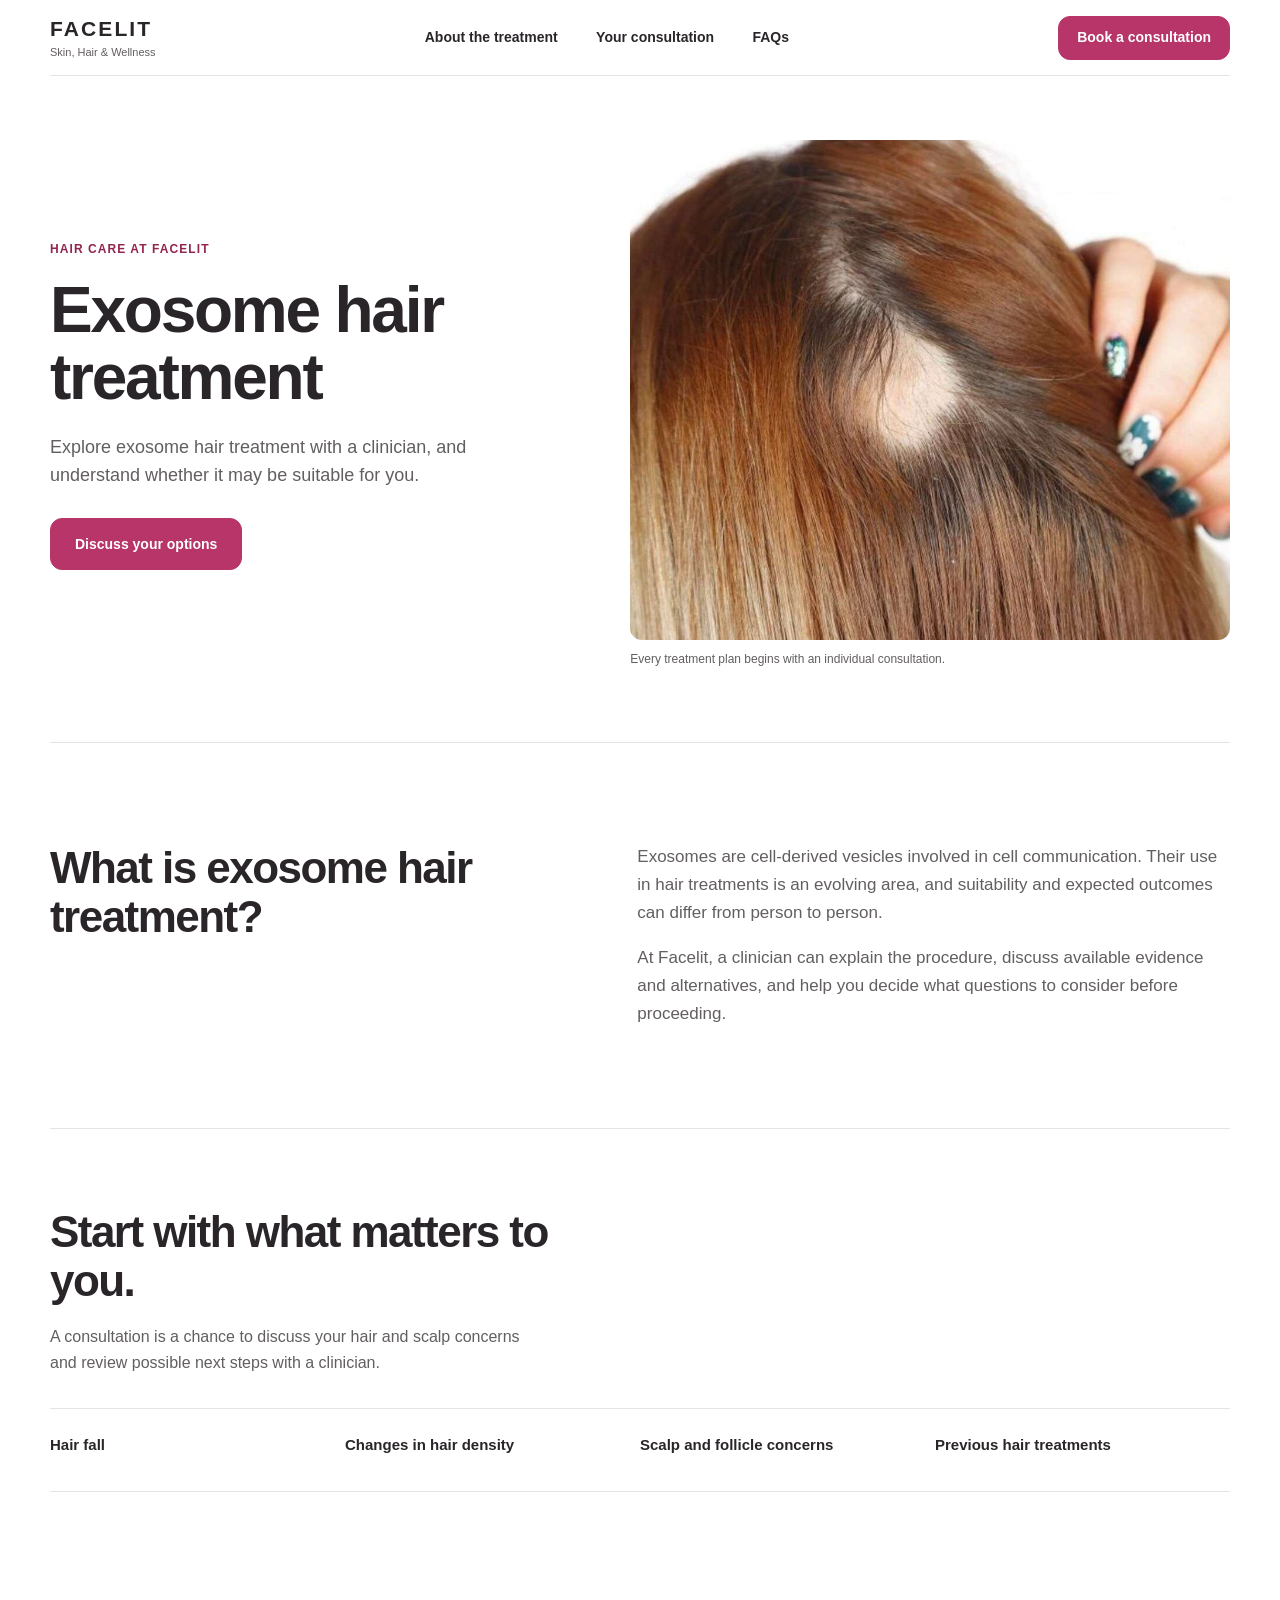
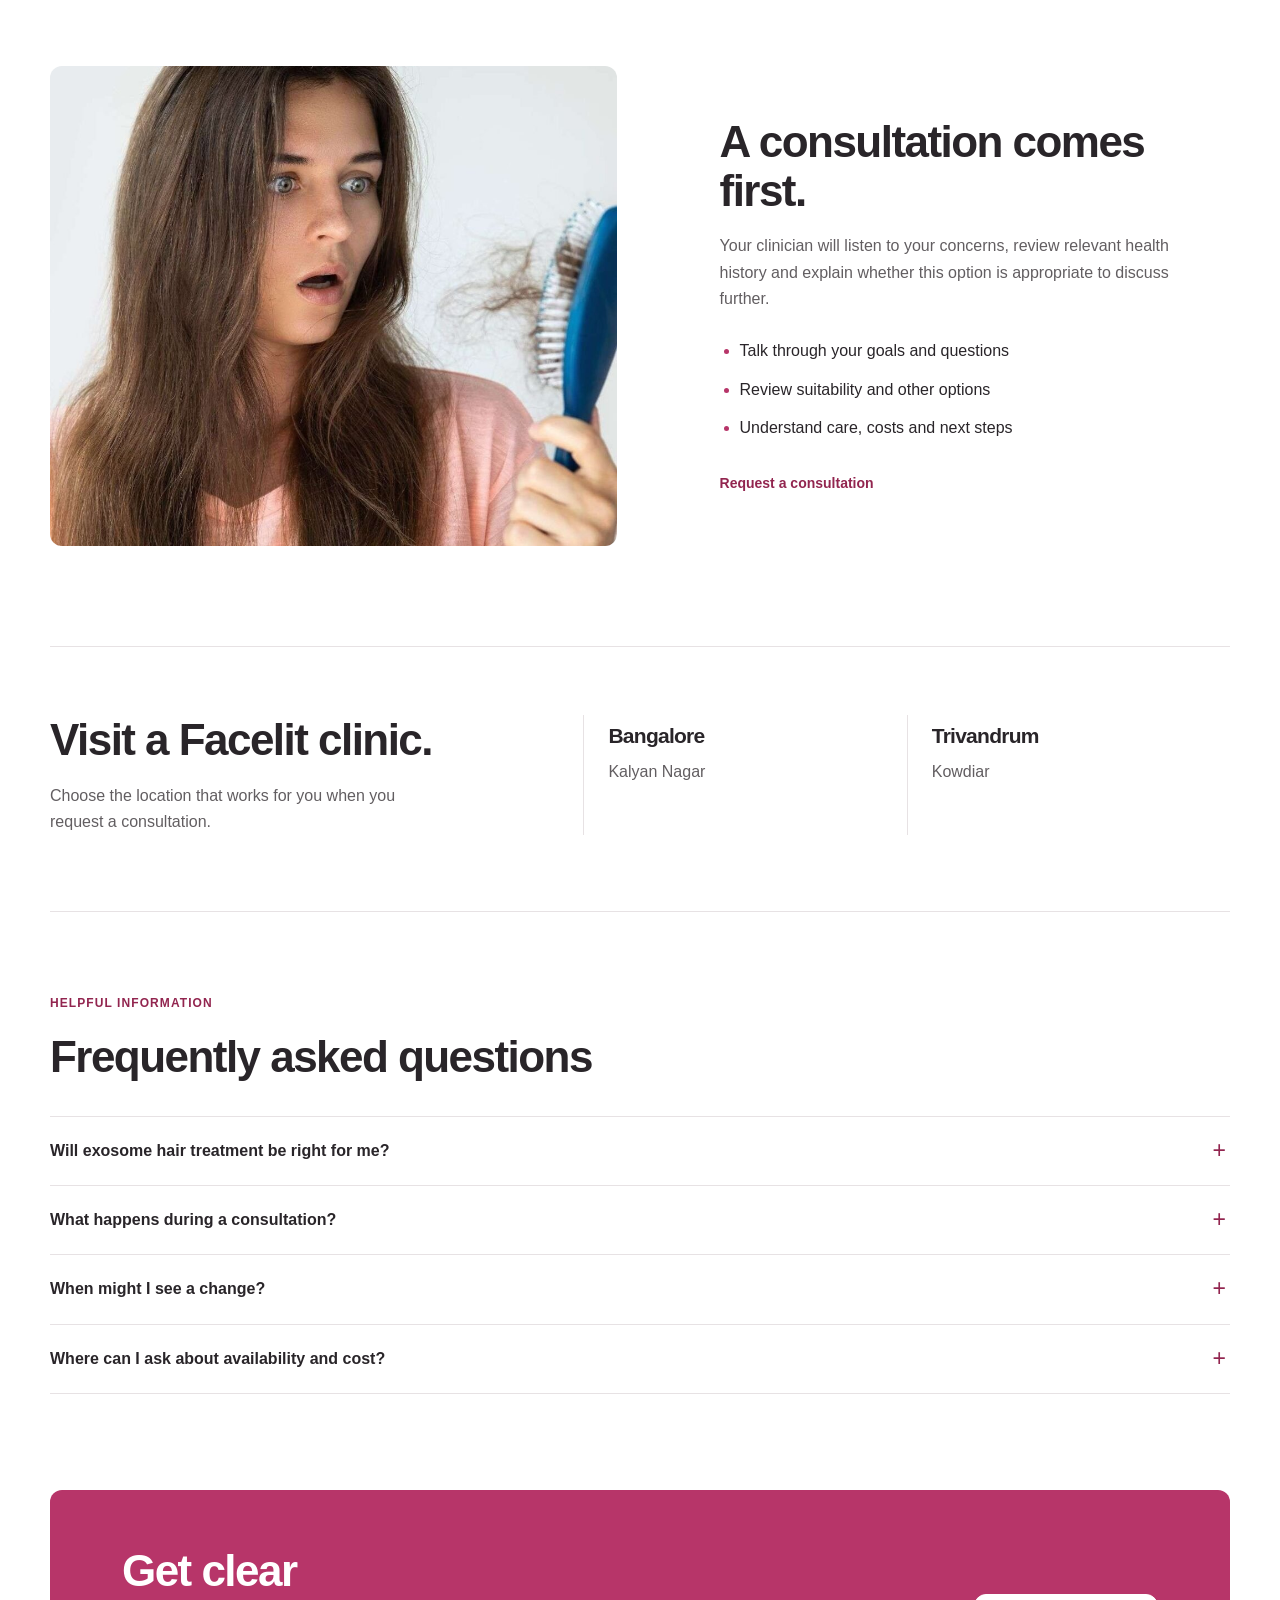
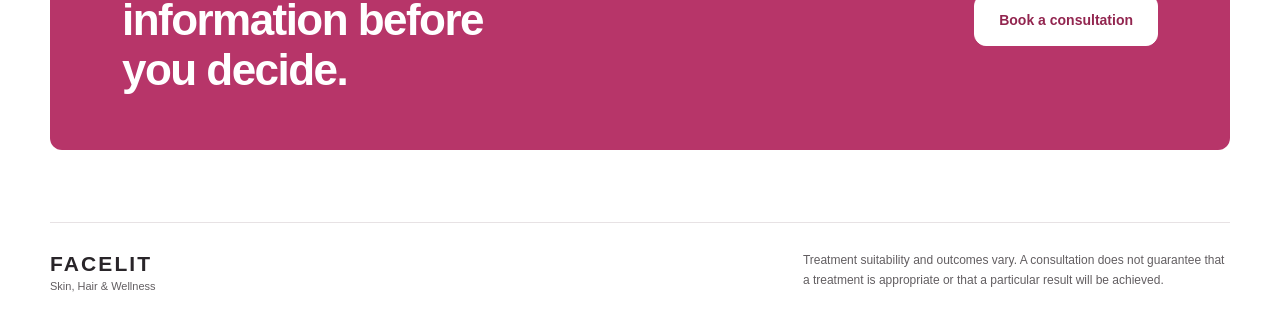
<file: index.html>
<!doctype html>
<html lang="en">
  <head>
    <meta charset="utf-8" />
    <meta name="robots" content="noindex, nofollow" />
    <link rel="icon" type="image/png" sizes="32x32" href="/assets/favicon-32.png"><link rel="icon" type="image/png" sizes="192x192" href="/assets/favicon-192.png"><link rel="apple-touch-icon" href="/assets/apple-touch-icon.png"><meta name="viewport" content="width=device-width, initial-scale=1" />
    <meta
      name="description"
      content="Learn about exosome hair treatment at Facelit. Speak with a clinician in Bangalore or Trivandrum to discuss suitability, options and care."
    />
    <meta name="theme-color" content="#ffffff" />
    <title>Exosome Hair Treatment | Facelit</title>
    <link rel="preload" as="image" href="/assets/treatment-hair.jpg" />
    <link rel="stylesheet" href="/styles.css" />
  </head>
  <body>
    <a class="skip-link" href="#main">Skip to content</a>

    <header class="site-header">
      <a class="brand" href="#top" aria-label="Facelit, home">
        <span class="brand-name">FACELIT</span>
        <span class="brand-description">Skin, Hair &amp; Wellness</span>
      </a>
      <nav class="desktop-nav" aria-label="Main navigation">
        <a href="#about">About the treatment</a>
        <a href="#consultation">Your consultation</a>
        <a href="#faqs">FAQs</a>
      </nav>
      <a class="button button-small" href="https://facelittreatments.in/#contact">
        Book a consultation
      </a>
    </header>

    <main id="main">
      <section class="hero" id="top" aria-labelledby="hero-title">
        <div class="hero-copy">
          <p class="eyebrow">Hair care at Facelit</p>
          <h1 id="hero-title">Exosome hair treatment</h1>
          <p class="hero-description">
            Explore exosome hair treatment with a clinician, and understand whether it may be
            suitable for you.
          </p>
          <a class="button" href="https://facelittreatments.in/#contact">
            Discuss your options
          </a>
        </div>
        <figure class="hero-image">
          <img
            src="/assets/treatment-hair.jpg"
            alt="A close view of hair and scalp"
            width="1024"
            height="1024"
            fetchpriority="high"
          />
          <figcaption>Every treatment plan begins with an individual consultation.</figcaption>
        </figure>
      </section>

      <section class="intro section-wrap" id="about" aria-labelledby="about-title">
        <div class="section-heading">
          <h2 id="about-title">What is exosome hair treatment?</h2>
        </div>
        <div class="intro-copy">
          <p>
            Exosomes are cell-derived vesicles involved in cell communication. Their use in hair
            treatments is an evolving area, and suitability and expected outcomes can differ from
            person to person.
          </p>
          <p>
            At Facelit, a clinician can explain the procedure, discuss available evidence and
            alternatives, and help you decide what questions to consider before proceeding.
          </p>
        </div>
      </section>

      <section class="concerns section-wrap" aria-labelledby="concerns-title">
        <div class="section-heading">
          <h2 id="concerns-title">Start with what matters to you.</h2>
          <p>
            A consultation is a chance to discuss your hair and scalp concerns and review possible
            next steps with a clinician.
          </p>
        </div>
        <div class="concern-list" aria-label="Topics to discuss">
          <span>Hair fall</span>
          <span>Changes in hair density</span>
          <span>Scalp and follicle concerns</span>
          <span>Previous hair treatments</span>
        </div>
      </section>

      <section class="consultation section-wrap" id="consultation" aria-labelledby="consultation-title">
        <div class="consultation-image">
          <img
            src="/assets/consultation-hair.jpg"
            alt="A close view of hair and scalp"
            width="1024"
            height="1024"
            loading="lazy"
          />
        </div>
        <div class="consultation-copy">
          <h2 id="consultation-title">A consultation comes first.</h2>
          <p>
            Your clinician will listen to your concerns, review relevant health history and explain
            whether this option is appropriate to discuss further.
          </p>
          <ul class="consultation-points">
            <li>Talk through your goals and questions</li>
            <li>Review suitability and other options</li>
            <li>Understand care, costs and next steps</li>
          </ul>
          <a class="text-link" href="https://facelittreatments.in/#contact">
            Request a consultation
          </a>
        </div>
      </section>

      <section class="locations section-wrap" aria-labelledby="locations-title">
        <div class="locations-heading">
          <h2 id="locations-title">Visit a Facelit clinic.</h2>
          <p>Choose the location that works for you when you request a consultation.</p>
        </div>
        <div class="location-list">
          <article class="location">
            <h3>Bangalore</h3>
            <p>Kalyan Nagar</p>
          </article>
          <article class="location">
            <h3>Trivandrum</h3>
            <p>Kowdiar</p>
          </article>
        </div>
      </section>

      <section class="faqs section-wrap" id="faqs" aria-labelledby="faqs-title">
        <div class="section-heading">
          <p class="eyebrow">Helpful information</p>
          <h2 id="faqs-title">Frequently asked questions</h2>
        </div>
        <div class="faq-list">
          <details>
            <summary>Will exosome hair treatment be right for me?</summary>
            <p>
              It depends on your individual situation and medical history. A clinician can assess
              your concerns and explain suitable options.
            </p>
          </details>
          <details>
            <summary>What happens during a consultation?</summary>
            <p>
              You can discuss your concerns, ask about the procedure, and learn about suitability,
              costs, care and alternatives before making a decision.
            </p>
          </details>
          <details>
            <summary>When might I see a change?</summary>
            <p>
              Outcomes and timelines vary. Ask your clinician what is realistic for your situation;
              no result or timeframe can be guaranteed.
            </p>
          </details>
          <details>
            <summary>Where can I ask about availability and cost?</summary>
            <p>
              Request a consultation and select Bangalore, Kalyan Nagar or Trivandrum, Kowdiar.
              The clinic team can discuss current availability and pricing.
            </p>
          </details>
        </div>
      </section>

      <section class="closing section-wrap" aria-labelledby="closing-title">
        <div>
          <h2 id="closing-title">Get clear information before you decide.</h2>
        </div>
        <a class="button button-light" href="https://facelittreatments.in/#contact">
          Book a consultation
        </a>
      </section>
    </main>

    <footer class="site-footer">
      <a class="brand" href="#top" aria-label="Facelit, back to top">
        <span class="brand-name">FACELIT</span>
        <span class="brand-description">Skin, Hair &amp; Wellness</span>
      </a>
      <p>
        Treatment suitability and outcomes vary. A consultation does not guarantee that a treatment
        is appropriate or that a particular result will be achieved.
      </p>
    </footer>
  </body>
</html>
</file>
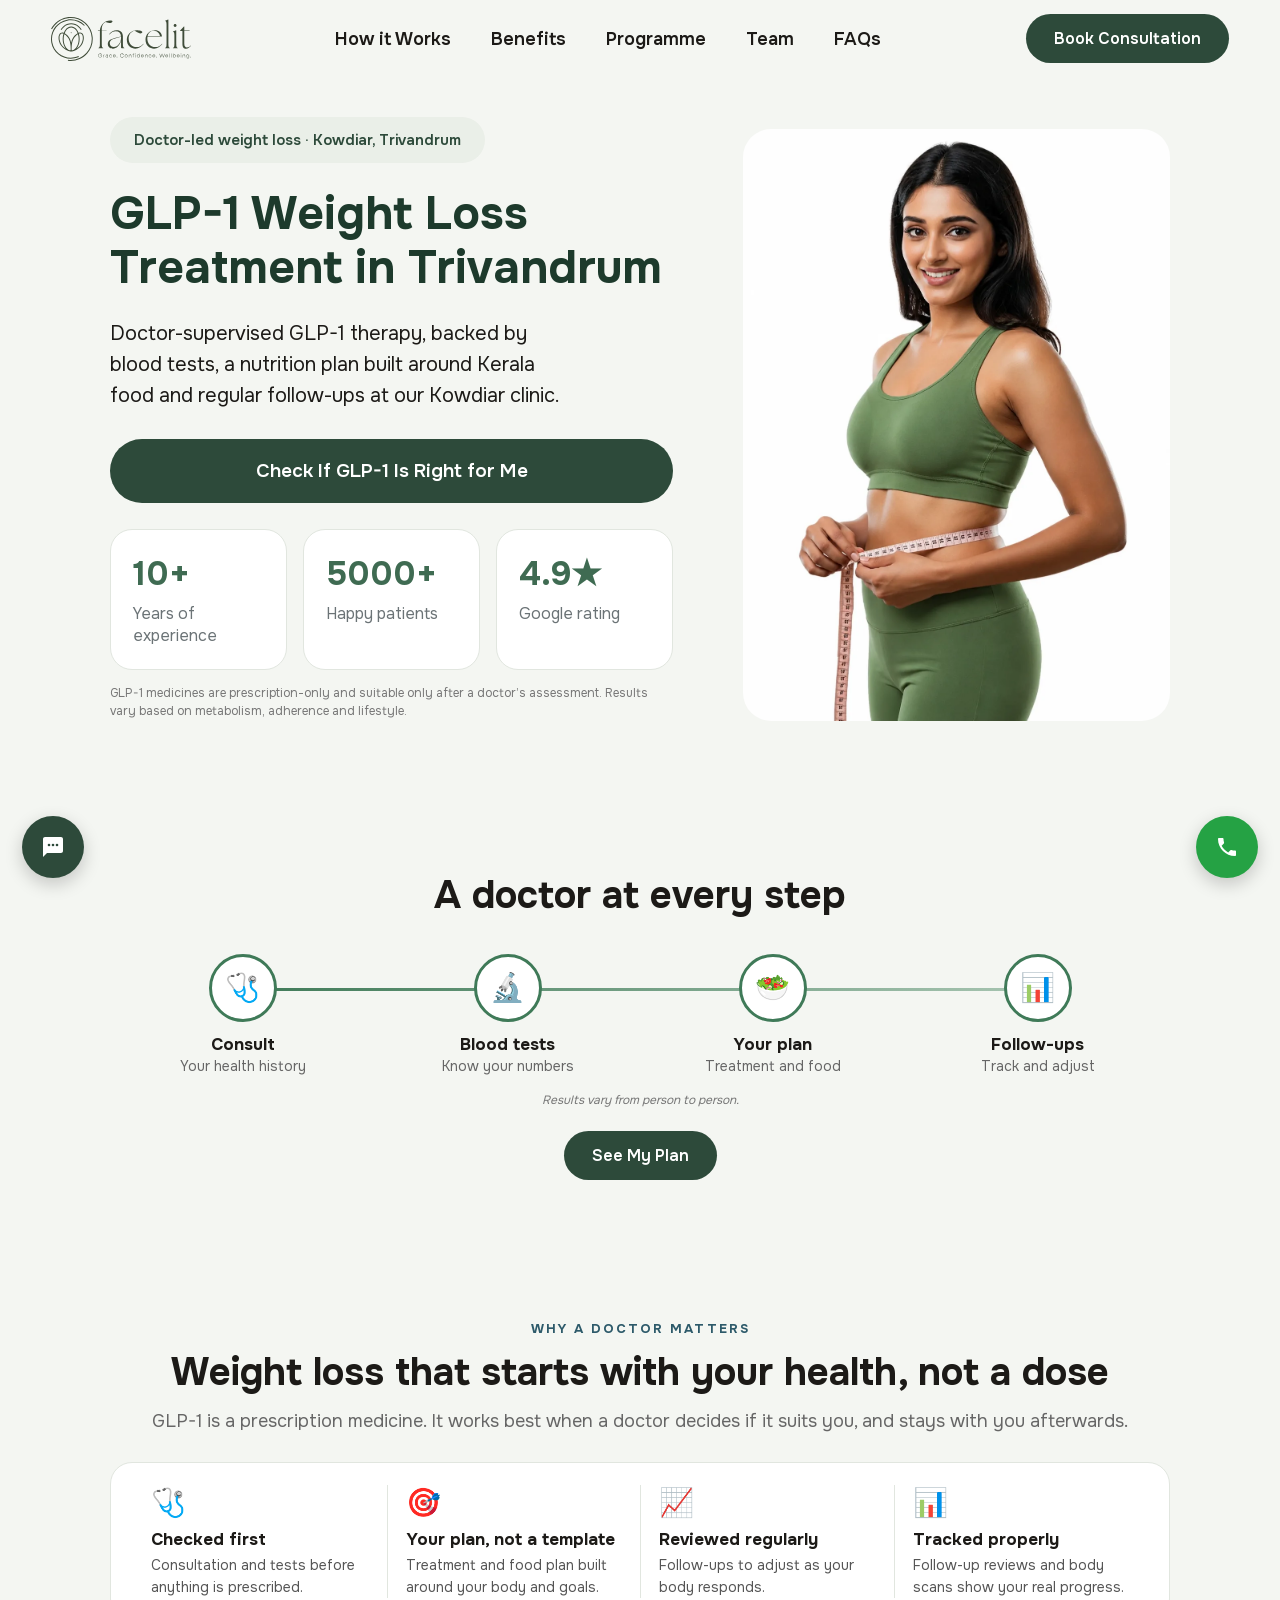
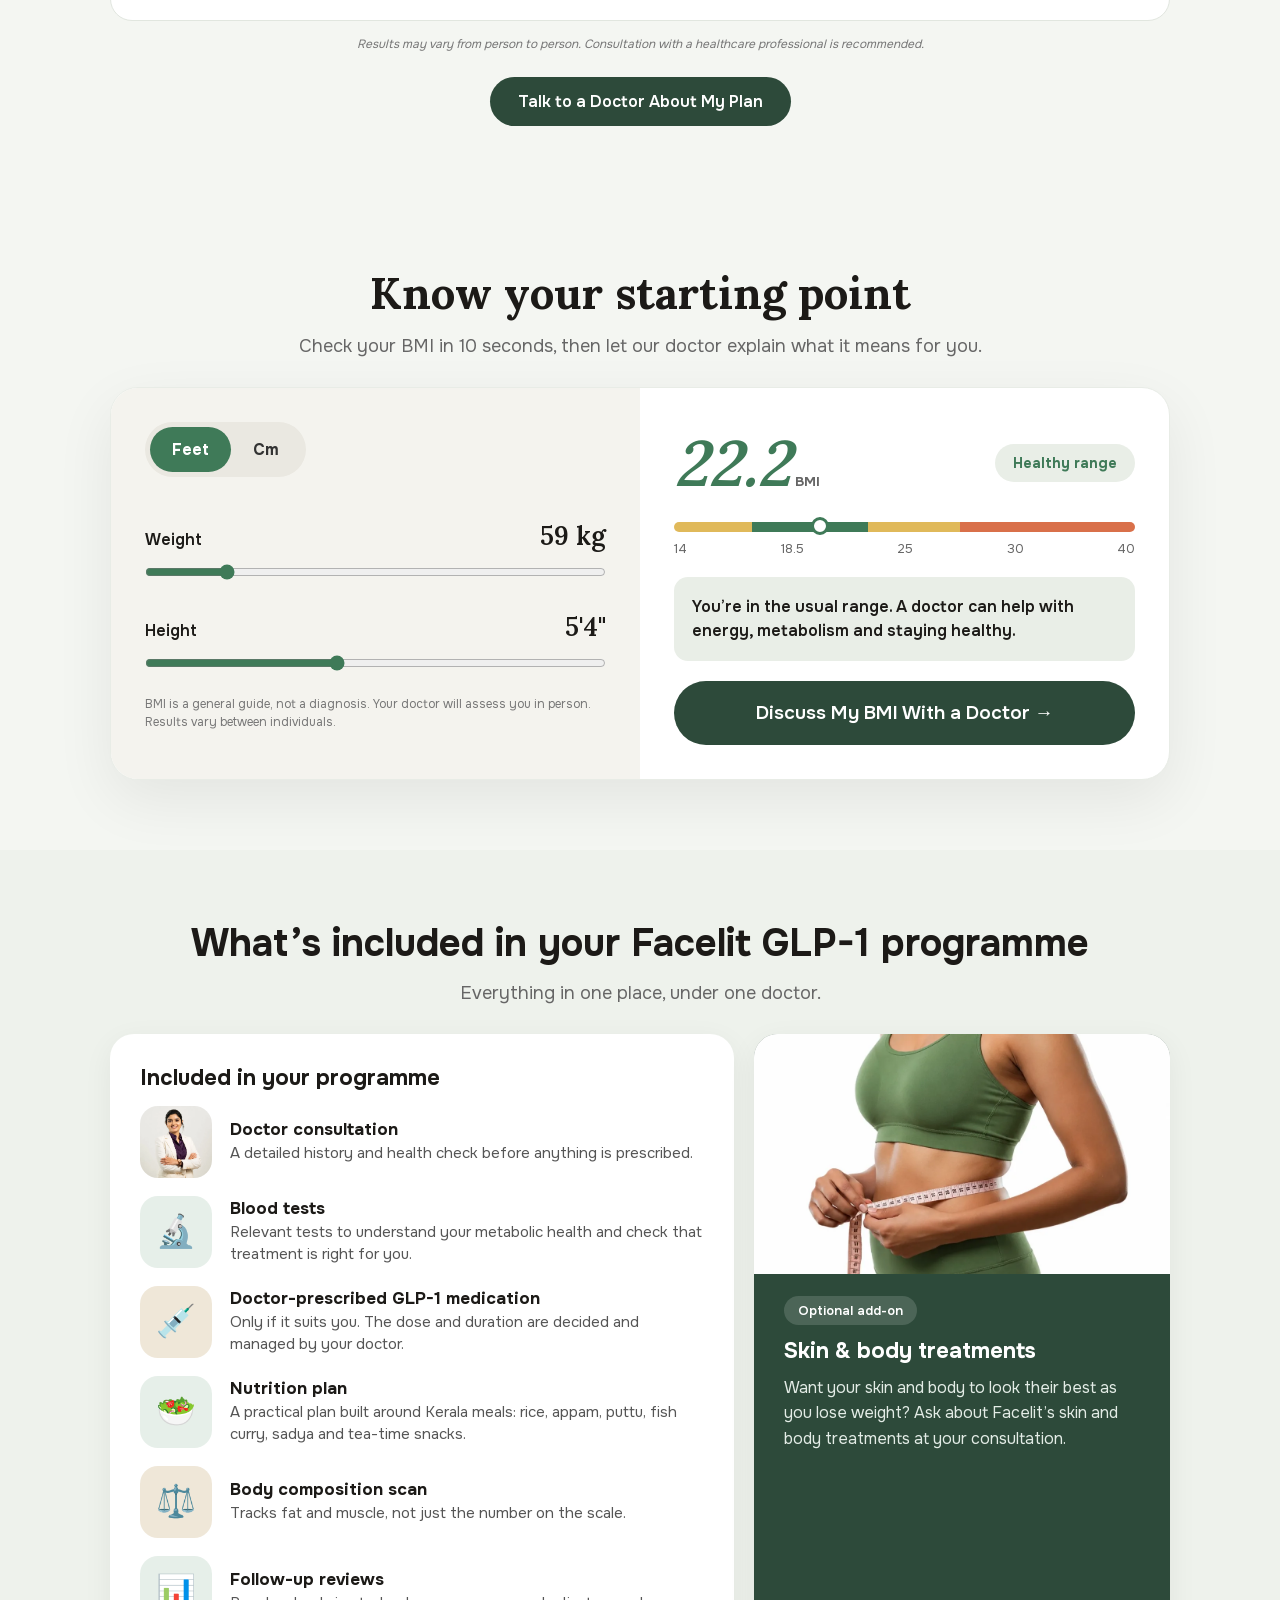
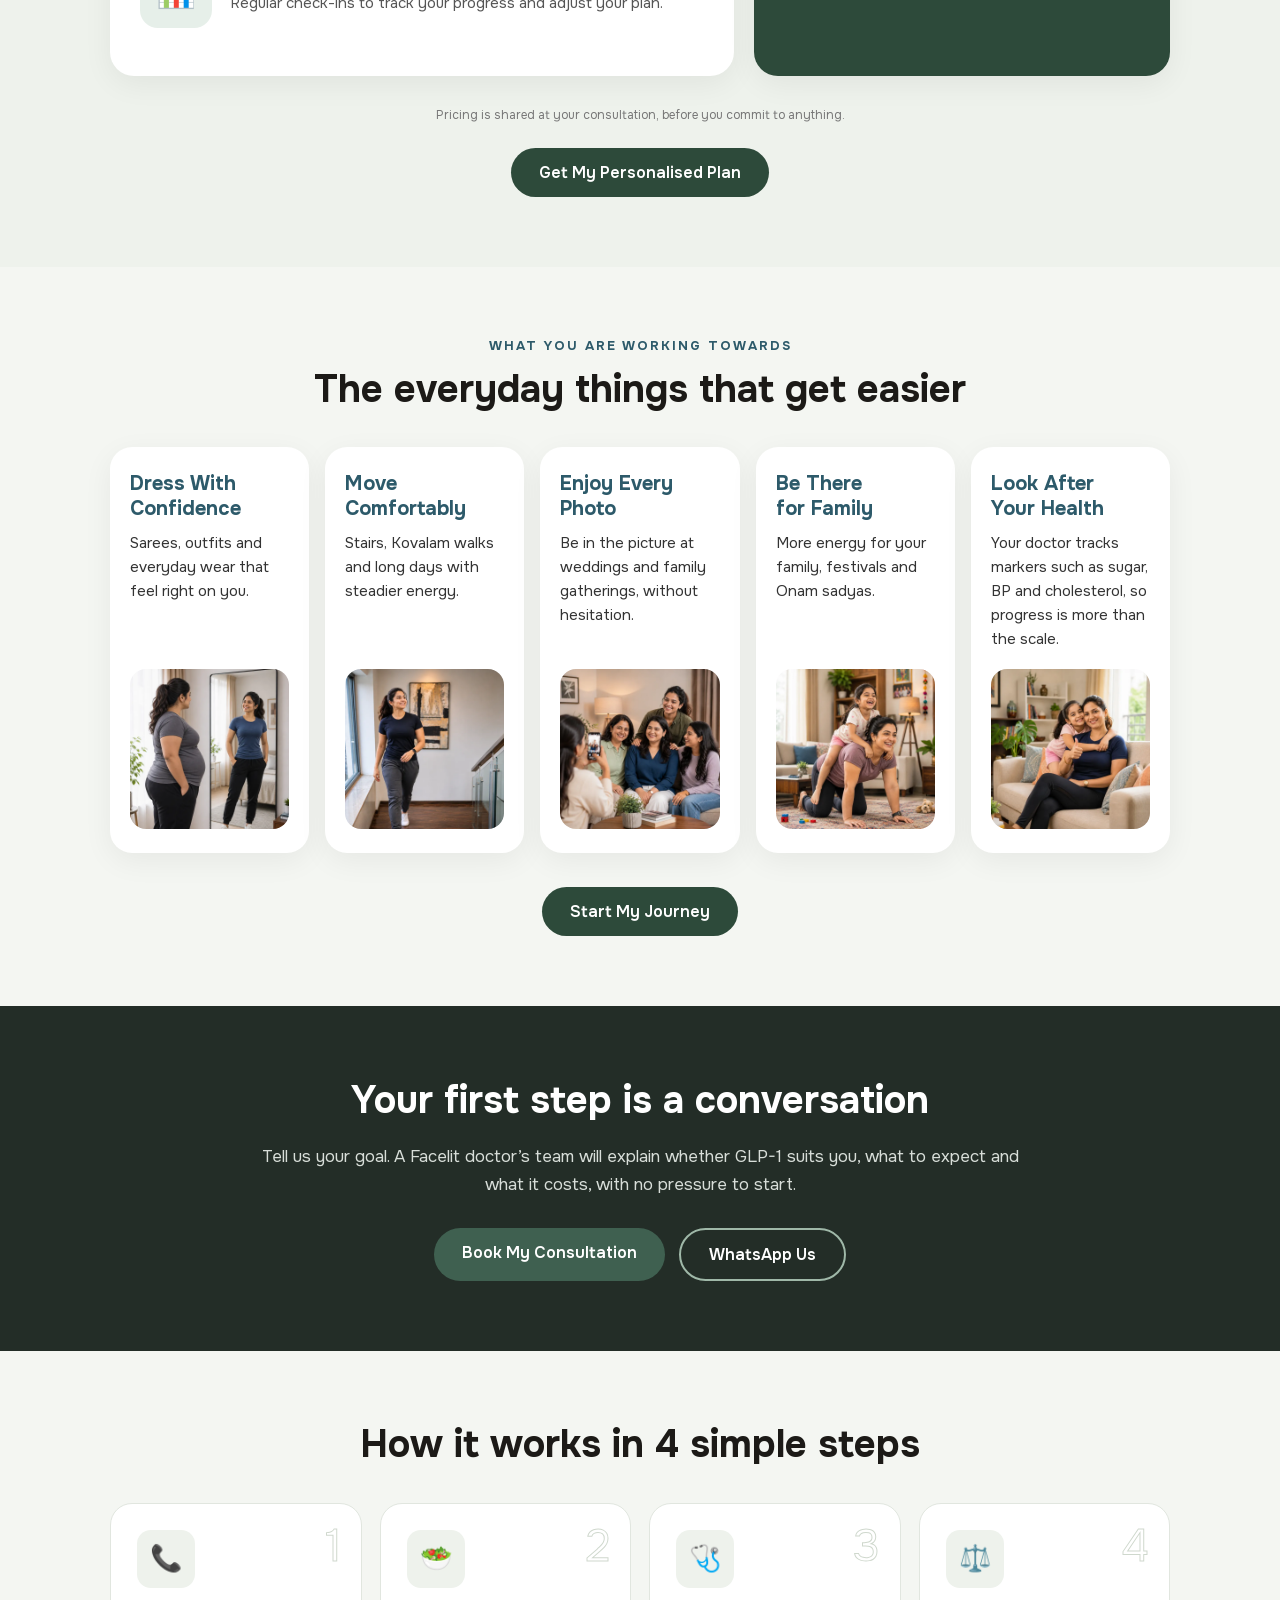
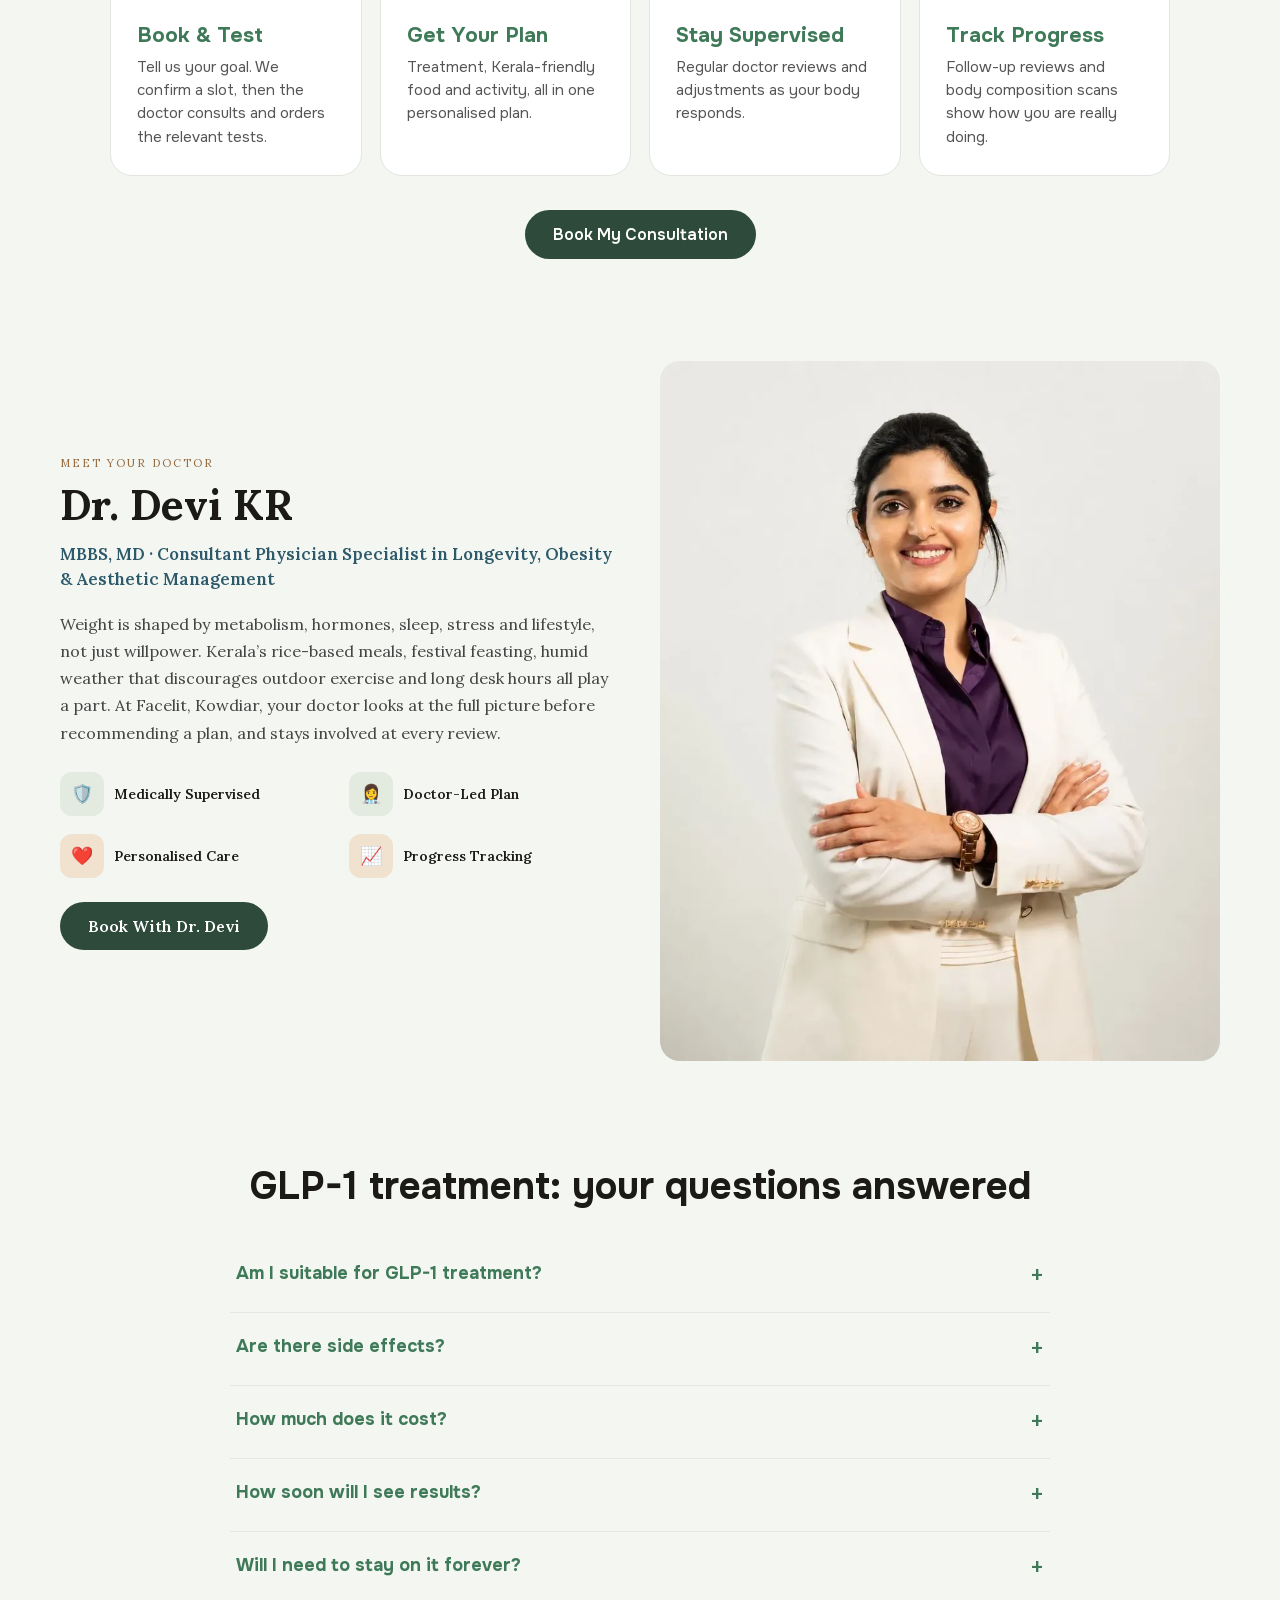
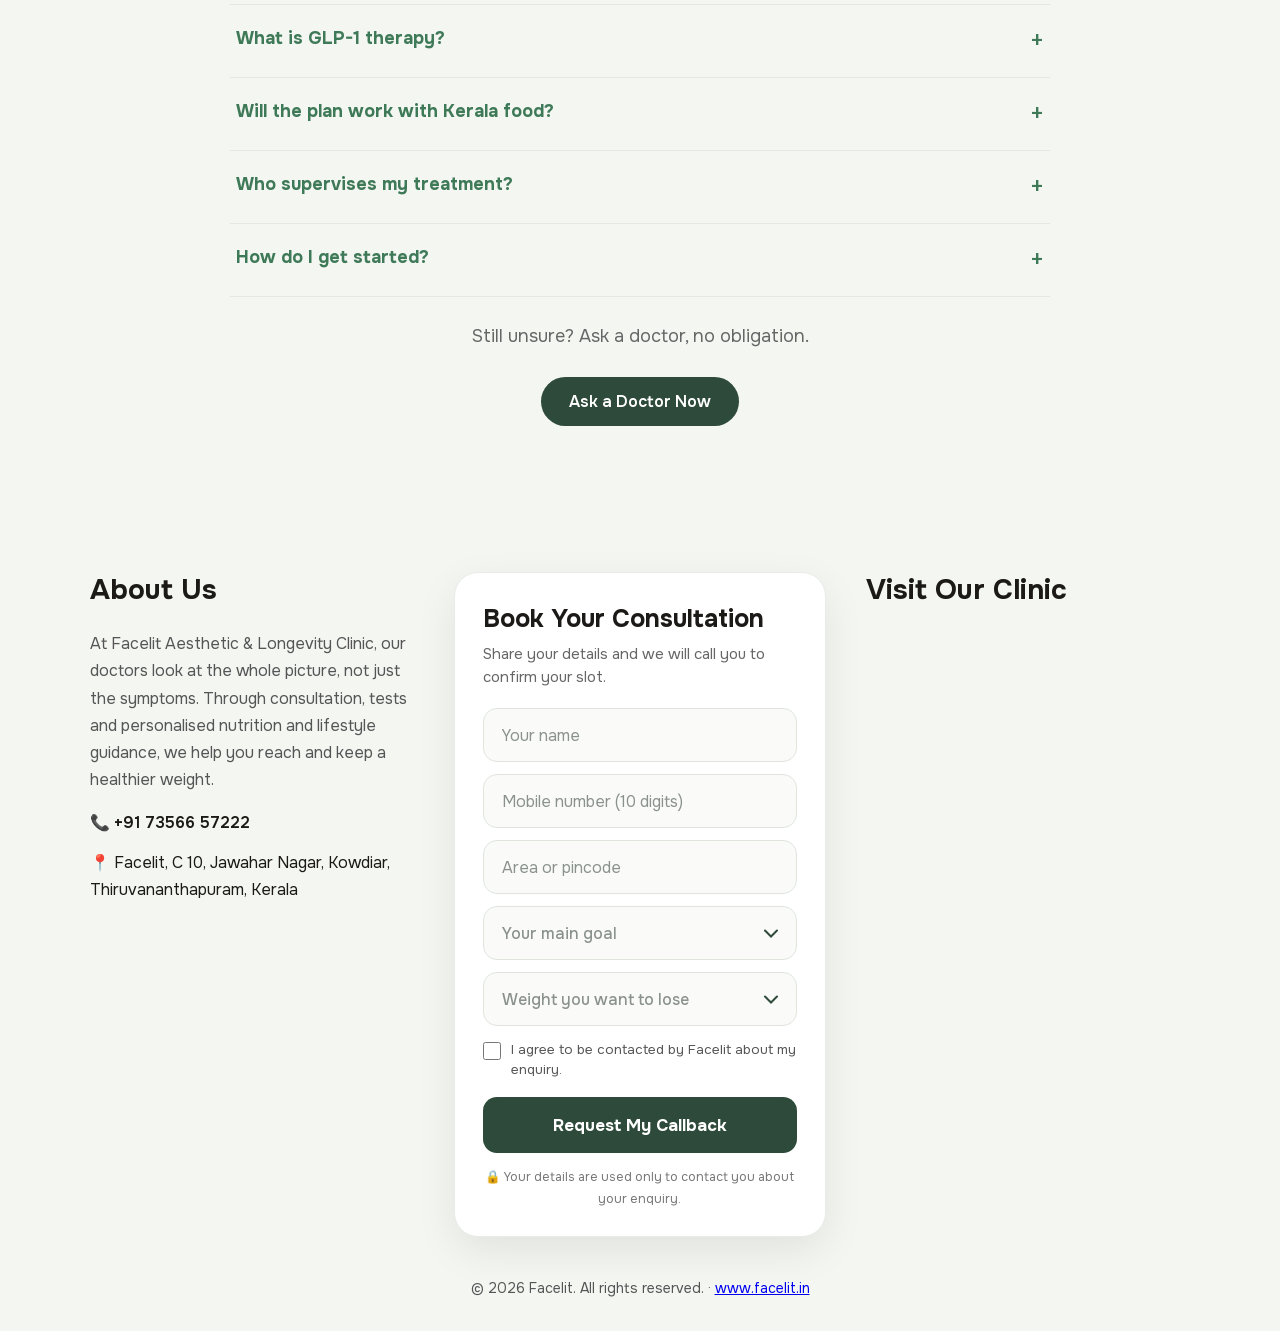
<file: glp1-trivandrum/index.html>
<!doctype html>
<html lang="en"><head><meta charset="utf-8"><meta name="robots" content="noindex, nofollow"><link rel="icon" type="image/png" sizes="32x32" href="/assets/favicon-32.png"><link rel="apple-touch-icon" href="/assets/apple-touch-icon.png"><meta name="viewport" content="width=device-width,initial-scale=1">
<title>GLP-1 Weight Loss Treatment in Trivandrum | Doctor-Supervised | Facelit</title>
<meta name="description" content="Doctor-supervised GLP-1 weight loss in Trivandrum. Consultation and tests first, a plan built around Kerala food, regular reviews. Facelit, Kowdiar.">
<link rel="preload" as="font" type="font/woff2" href="/assets/fonts/onest-latin.woff2" crossorigin><link rel="preload" as="font" type="font/woff2" href="/assets/fonts/lora-latin.woff2" crossorigin>
<link rel="preload" as="image" href="/assets/glp-hero.webp" fetchpriority="high"><link rel="stylesheet" href="/medifacials/style.css">
<style>
.hero-box{background:#fff;border-radius:20px;padding:28px;box-shadow:0 8px 28px rgba(0,0,0,.08)}
.hero-box h2{font-size:24px;margin-bottom:6px}
.bmi label{display:block;font-size:14px;font-weight:600;margin:16px 0 4px}.bmi output{float:right;color:#3a4d39}
.bmi input[type=range]{width:100%;accent-color:#3a4d39}
.bmi-val{font:700 40px Lora,serif;color:#2d3c2d;margin:16px 0 0}.bmi-msg{font-size:14px;color:#555;line-height:1.5;margin:4px 0 16px}
.bmi-bar{height:8px;border-radius:8px;background:linear-gradient(90deg,#7fb2d9 0 25%,#7fc08a 25% 50%,#e8c35a 50% 75%,#d9704a 75%);position:relative;margin:10px 0}
.bmi-bar i{position:absolute;top:-4px;width:4px;height:16px;background:#1c1a17;border-radius:2px;left:0}
.fine{font-size:12px;color:#777;line-height:1.5}
.pgrid,.agrid{display:grid;grid-template-columns:repeat(4,1fr);gap:16px;margin:28px 0;text-align:left}
.agrid{grid-template-columns:repeat(5,1fr)}
.pcard,.acard{background:#fff;border-radius:16px;padding:22px;box-shadow:0 4px 16px rgba(0,0,0,.05)}
.pcard h3,.acard h3{font-size:17px;margin:10px 0 6px}.pcard p,.acard p{font-size:14px;color:#555;line-height:1.5;margin:0}
.pcard .ic,.acard .ic{width:48px;height:48px;border-radius:12px;background:#f0e2cf;display:flex;align-items:center;justify-content:center;font-size:22px}
.acard .n{font:700 13px Onest;color:#986a3e;letter-spacing:1px}
.steps-sec{background:#f7ecdf}
@media(max-width:768px){.pgrid{grid-template-columns:repeat(2,1fr)}.agrid{grid-template-columns:1fr}}
body{background:#f4f6f2}
.nav{display:flex;align-items:center;justify-content:space-between;gap:20px;padding:14px 4%;background:#f4f6f2;position:sticky;top:0;z-index:8}.nav img{height:44px;width:auto}
.nav nav{display:flex;gap:40px;font-weight:600;font-size:18px}.nav nav a{color:#1c1a17;text-decoration:none}.nav nav a:hover{color:#1f4a38}
.pill{display:inline-block;background:#2d4a3a;color:#fff;font-weight:600;padding:14px 28px;border-radius:999px;text-decoration:none}.pill-wide{display:block;text-align:center;font-size:19px;padding:20px}
.g-hero{background:#f4f6f2;padding:40px 20px 70px}.g-grid{max-width:1060px;margin:auto;display:grid;grid-template-columns:1.32fr 1fr;gap:70px;align-items:center}
.badge{display:inline-block;background:#eaefe8;color:#2d4a3a;font-weight:600;font-size:15px;padding:13px 24px;border-radius:999px}
.g-h1{font:700 46px/1.18 Onest,sans-serif;color:#1d3a2c;margin:24px 0 22px}.g-lead{font-size:20px;line-height:1.55;color:#1c1a17;margin:0 0 28px}
.tiles{display:grid;grid-template-columns:repeat(3,1fr);gap:16px;margin:26px 0 14px}.tile{background:#fff;border:1px solid #e1e6df;border-radius:22px;padding:22px 22px;min-height:140px}
.tile b{display:block;font:700 34px Onest,sans-serif;color:#3f6b52;margin-bottom:8px}.tile span{font-size:16px;color:#6b7376;line-height:1.4}
.g-img{background:#fff;border-radius:28px;overflow:hidden;aspect-ratio:1065/1477}.g-img img{width:100%;height:100%;object-fit:cover;object-position:50% 50%}
.fab{position:fixed;bottom:22px;width:62px;height:62px;border-radius:50%;display:flex;align-items:center;justify-content:center;color:#fff;font-size:28px;text-decoration:none;box-shadow:0 6px 18px rgba(0,0,0,.2);z-index:10}.fab-wa{left:22px;background:#2d4a3a}.fab-call{right:22px;background:#25a244}
@media(max-width:900px){.nav nav{display:none}.g-grid{grid-template-columns:1fr;gap:30px}.g-h1{font-size:36px}.g-lead{font-size:17px}.fab{bottom:80px}.tile b{font-size:24px}}

.c{max-width:1100px;margin:auto;padding:0 20px}.sec{padding:70px 0}.sec.alt{background:#eef2ec}.center{text-align:center}
.eb{font:700 13px Onest;letter-spacing:2px;color:#2d5a6a;text-transform:uppercase;margin:0 0 12px}.h{font:700 38px/1.25 Onest,sans-serif;color:#1c1a17;margin:0 0 14px}.h.serif{font-family:Lora,serif;font-size:44px}.sb{color:#666;font-size:18px;margin:0 0 30px}
.strip{display:grid;grid-template-columns:repeat(4,1fr);background:#fff;border:1px solid #e1e6df;border-radius:22px;padding:22px;margin:30px 0 0;text-align:left}.strip div{padding:0 18px;border-left:1px solid #e1e6df}.strip div:first-child{border:0}
.strip i{font-style:normal;font-size:28px;display:block;margin-bottom:8px}.strip b{display:block;font-size:17px;margin-bottom:4px}.strip span{font-size:14px;color:#555;line-height:1.5}
.bmi2{display:grid;grid-template-columns:1fr 1fr;background:#fff;border-radius:28px;box-shadow:0 20px 60px rgba(0,0,0,.07);overflow:hidden;text-align:left;border:1px solid #e8ece6}
.bl{background:#f4f3ee;padding:34px}.br{padding:34px}.seg{display:inline-flex;background:#eae8e1;border-radius:999px;padding:5px;margin-bottom:24px}.seg button{border:0;background:none;padding:12px 22px;border-radius:999px;font:700 16px Onest;cursor:pointer;color:#333}.seg .on{background:#3f7a58;color:#fff}
.row{display:flex;justify-content:space-between;align-items:baseline;margin-top:18px;font-weight:600}.row output{font:600 26px Lora,serif}.bmi2 input[type=range]{width:100%;accent-color:#3f7a58;margin:12px 0}
.top2{display:flex;justify-content:space-between;align-items:center}.bn{font:600 64px Lora,serif;color:#3f7a58;font-style:italic}.top2 small{font-weight:700;color:#666}.chip{background:#e9eee7;color:#3f7a58;font-weight:700;padding:10px 18px;border-radius:999px;font-size:14px}
.bar{height:10px;border-radius:10px;position:relative;margin:18px 0 8px;background:linear-gradient(90deg,#e0b95a 0 17%,#3f7a58 17% 42%,#e0b95a 42% 62%,#d9704a 62%)}.bar i{position:absolute;top:-5px;width:18px;height:18px;border-radius:50%;background:#fff;border:3px solid #3f7a58;margin-left:-9px;left:0}
.msg{background:#e9eee7;border-radius:14px;padding:18px;font-weight:600;line-height:1.5;margin:20px 0}
.bgrid{display:grid;grid-template-columns:repeat(5,1fr);gap:16px;margin:34px 0;text-align:left}.bc2{background:#fff;border-radius:22px;padding:24px 20px;box-shadow:0 8px 30px rgba(0,0,0,.06);display:flex;flex-direction:column}.bc2 h3{font:700 20px Onest;color:#2d5a6a;margin-bottom:10px}.bc2 p{font-size:15px;line-height:1.6;color:#333;margin:0 0 18px;flex:1}.bc2 i{font-style:normal;font-size:44px;background:#eef2ec;border-radius:16px;display:flex;align-items:center;justify-content:center;aspect-ratio:1/1}
.dark{background:#232d27;color:#fff;padding:70px 0}.dark h2{font:700 38px Onest;margin:0 0 18px}.dark p{max-width:760px;margin:0 auto 28px;color:#d8ded9;line-height:1.7;font-size:17px}.dark .pill{background:#3f6050}
.four{display:grid;grid-template-columns:repeat(4,1fr);gap:18px;margin:34px 0;text-align:left}.f4{background:#fff;border:1px solid #e1e6df;border-radius:22px;padding:26px;position:relative}.f4 em{position:absolute;top:14px;right:20px;font:400 44px Onest;color:transparent;-webkit-text-stroke:1px #cfd8cd;font-style:normal}
.f4 i{font-style:normal;font-size:26px;background:#eef2ec;border-radius:14px;width:58px;height:58px;display:flex;align-items:center;justify-content:center;margin-bottom:34px}.f4 h3{font:700 21px Onest;color:#3f7a58;margin-bottom:8px}.f4 p{margin:0;color:#555;line-height:1.55;font-size:15px}
.gq{max-width:820px;margin:30px auto 0}.gq details{border-bottom:1px solid #e4e7e2}.gq summary{list-style:none;cursor:pointer;padding:22px 6px;font:700 18px Onest;color:#3f7a58;display:flex;justify-content:space-between;gap:16px}.gq summary::-webkit-details-marker{display:none}.gq summary:after{content:"+";font-size:28px;font-weight:300;line-height:1}.gq details[open] summary:after{content:"−"}.gq p{margin:0 6px 22px;color:#444;line-height:1.7}
.foot{background:#f4f6f2;padding:60px 20px 30px}.fgrid{max-width:1100px;margin:auto;display:grid;grid-template-columns:1fr 1fr 1fr;gap:40px}.foot h3{font:700 28px Onest;margin-bottom:22px}.foot p{color:#555;line-height:1.7}.foot .ct{color:#1c1a17;margin:12px 0}
.gf{display:grid;gap:14px}.gf input,.gf select{width:100%;padding:18px 22px;border:1px solid #e1e4de;border-radius:999px;font:16px Onest;background:#fff}.gf .hp{display:none}.gf .chk{display:flex;gap:10px;font-size:13px;color:#555}.gf .chk input{width:auto}
.map{width:100%;height:340px;border:0;border-radius:18px}.copy{text-align:center;color:#777;font-size:14px;margin:40px 0 0}.fmsg.err{color:#b3261e;font-size:14px}
@media(max-width:900px){.sec{padding:44px 0}.h,.h.serif{font-size:28px}.strip,.four{grid-template-columns:1fr 1fr}.strip div{border:0;padding:10px}.bmi2,.fgrid{grid-template-columns:1fr}.bgrid{grid-template-columns:1fr 1fr}.dark h2{font-size:28px}.bn{font-size:48px}}
@media(max-width:560px){.strip,.four,.bgrid{grid-template-columns:1fr}}

.ticks{list-style:none;padding:0;margin:0 0 24px}.ticks li{position:relative;padding-left:30px;margin:10px 0;font-size:16px;line-height:1.45}.ticks li:before{content:"✓";position:absolute;left:0;top:1px;width:20px;height:20px;border-radius:50%;background:#2d4a3a;color:#fff;font-size:12px;display:flex;align-items:center;justify-content:center}
.cta-note{font-size:14px;color:#555;margin:12px 0 0}.cta-note a{color:#2d4a3a;font-weight:700}
.ticks2{display:flex;justify-content:space-between;font-size:13px;color:#666}
.btns{display:flex;gap:14px;justify-content:center;flex-wrap:wrap}.dark .pill.ghost{background:transparent;border:2px solid #9fb8a8}
.pill{cursor:pointer}#leadDlg .gf{text-align:left}#leadDlg .pill-wide{width:100%;border:0;font:700 17px Onest;cursor:pointer}
.gf button.pill{border:0;font:700 19px Onest,sans-serif}

/* ---- mobile-first fixes ---- */
html,body{overflow-x:hidden}.g-grid>*,.fgrid>*,.bmi2>*,.doc-grid>*{min-width:0}
.mbar{display:none}
@media(max-width:900px){
.g-grid{grid-template-columns:minmax(0,1fr)}.fgrid,.bmi2{grid-template-columns:minmax(0,1fr)}
.nav{position:static;padding:10px 16px}.nav img{height:38px}.nav .pill{padding:11px 16px;font-size:14px}
.g-hero{padding:16px 16px 36px}.g-grid{gap:22px}
.badge{font-size:13px;padding:10px 16px;line-height:1.35}
.g-h1{font-size:33px;line-height:1.15;margin:16px 0 14px}.g-lead{font-size:17px;margin:0 0 18px}
.ticks li{font-size:15px;margin:9px 0}.ticks{margin-bottom:18px}
.pill-wide{font-size:17px;padding:17px 14px}.cta-note{font-size:13px}
.tiles{gap:8px;margin:20px 0 12px}.tile{padding:14px 12px;min-height:0;border-radius:16px}.tile b{font-size:22px;margin-bottom:4px}.tile span{font-size:12.5px}
.g-img{border-radius:22px;aspect-ratio:4/5;max-height:440px}.g-img img{object-position:50% 25%}
.sec{padding:38px 0}.c{padding:0 16px}.h,.h.serif{font-size:25px;line-height:1.25}.sb{font-size:16px;margin-bottom:22px}.eb{font-size:12px}
.strip{grid-template-columns:minmax(0,1fr);padding:6px 16px;gap:0;border-radius:18px}.strip div{padding:14px 0;border:0;border-bottom:1px solid #e8ece6;display:grid;grid-template-columns:44px 1fr;column-gap:12px}.strip div:last-child{border:0}.strip i{grid-row:1/3;font-size:26px;margin:0;align-self:center}.strip b{font-size:16px;margin:0}.strip span{font-size:14px}
.bl,.br{padding:22px 18px}.bmi2{border-radius:22px}.seg button{padding:10px 20px;font-size:15px}.row output{font-size:22px}.bn{font-size:46px}.chip{font-size:12px;padding:8px 12px}.msg{padding:14px;font-size:15px}
.pgrid{grid-template-columns:minmax(0,1fr);gap:10px;margin:20px 0}.pcard{display:grid;grid-template-columns:48px 1fr;column-gap:14px;padding:16px}.pcard .ic{grid-row:1/3;align-self:center}.pcard h3{margin:0 0 3px;font-size:16px}
.bgrid{display:flex;overflow-x:auto;scroll-snap-type:x mandatory;gap:12px;margin:22px -16px;padding:4px 16px 14px;-webkit-overflow-scrolling:touch;scrollbar-width:none}.bgrid::-webkit-scrollbar{display:none}.bc2{flex:0 0 78%;scroll-snap-align:center}.bc2 i{aspect-ratio:auto;height:84px;font-size:38px}.bc2 p{font-size:14.5px}
.dark{padding:44px 0}.dark h2{font-size:26px}.dark p{font-size:15.5px}.btns{flex-direction:column}.btns .pill{width:100%;text-align:center;padding:16px}
.four{grid-template-columns:minmax(0,1fr);gap:10px;margin:22px 0}.f4{padding:16px 16px 16px 16px;display:grid;grid-template-columns:48px 1fr;column-gap:14px}.f4 i{grid-row:1/3;width:48px;height:48px;margin:0;align-self:center}.f4 h3{font-size:17px;margin:0 0 3px}.f4 em{font-size:30px;top:8px;right:14px}.f4 p{font-size:14px}
.gq summary{font-size:16px;padding:18px 2px}.gq p{font-size:15px}
.doc-grid{gap:22px}.doctor-name{font-size:28px!important}.cnf-features-wrapper{grid-template-columns:1fr 1fr!important;gap:12px!important}
.foot{padding:40px 16px 24px}.foot h3{font-size:23px;margin-bottom:16px}.fgrid{gap:34px}.gf input,.gf select{font-size:16px;padding:16px 18px}.map{height:240px}
.fab{display:none}body{padding-bottom:86px}
.mbar{display:flex;position:fixed;left:0;right:0;bottom:0;gap:10px;padding:10px 12px calc(10px + env(safe-area-inset-bottom));background:#fff;box-shadow:0 -4px 18px rgba(0,0,0,.14);z-index:20}
.mbar .pill{flex:1;text-align:center;padding:15px 8px;font-size:16px}.mbar .ic{width:52px;height:52px;border-radius:50%;display:flex;align-items:center;justify-content:center;font-size:24px;color:#fff;text-decoration:none;flex:none}.mbar .ic-wa{background:#25d366}.mbar .ic-call{background:#2d4a3a}
}
@media(max-width:380px){.g-h1{font-size:30px}.tile b{font-size:19px}}

.incl{display:grid;grid-template-columns:1.5fr 1fr;gap:20px;text-align:left;margin:30px 0}
.ic1,.ic2{background:#fff;border-radius:24px;padding:30px;box-shadow:0 8px 30px rgba(0,0,0,.06)}
.ic1 h3,.ic2 h3{font:700 22px Onest,sans-serif;margin-bottom:14px}.ic1 ul{list-style:none;margin:0;padding:0}
.ic1 li{position:relative;padding:0 0 16px 38px}.ic1 li:before{content:"✓";position:absolute;left:0;top:0;width:26px;height:26px;border-radius:50%;background:#3f7a58;color:#fff;font-size:14px;display:flex;align-items:center;justify-content:center}
.ic1 li b{display:block;font-size:17px;margin-bottom:2px}.ic1 li span{font-size:15px;color:#555;line-height:1.5}
.ic2{background:#2d4a3a;color:#fff;display:flex;flex-direction:column;justify-content:center}.ic2 .opt{align-self:flex-start;background:rgba(255,255,255,.15);padding:6px 14px;border-radius:999px;font-size:13px;font-weight:600;margin-bottom:18px}
.ic2 i{font-style:normal;font-size:40px;margin-bottom:10px}.ic2 p{line-height:1.6;color:#e3ece6;margin:0}
@media(max-width:900px){.incl{grid-template-columns:minmax(0,1fr);gap:14px;margin:22px 0}.ic1,.ic2{padding:22px 18px;border-radius:20px}.ic1 h3,.ic2 h3{font-size:19px}}

.vs{color:#777;font-weight:400}.alone{color:#b9852f}
.cmp{display:grid;grid-template-columns:1fr 1fr;gap:18px;text-align:left;margin:28px 0 0}
.cmp>div{border-radius:22px;padding:28px}.cmp h3{font:700 21px Onest,sans-serif;margin-bottom:14px}
.cmp ul{list-style:none;margin:0;padding:0}.cmp li{position:relative;padding:0 0 12px 30px;line-height:1.5;font-size:16px}
.cmp-a{background:#fbf5ea;border:1px solid #efe1c4}.cmp-a h3{color:#b9852f}.cmp-a li:before{content:"–";position:absolute;left:4px;color:#b9852f;font-weight:700}
.cmp-b{background:#2d4a3a;color:#fff}.cmp-b li:before{content:"✓";position:absolute;left:0;top:1px;width:20px;height:20px;border-radius:50%;background:#fff;color:#2d4a3a;font-size:12px;display:flex;align-items:center;justify-content:center}
@media(max-width:900px){.cmp{grid-template-columns:minmax(0,1fr);gap:12px}.cmp>div{padding:20px 18px;border-radius:18px}.cmp h3{font-size:18px}.cmp li{font-size:15px}}

@media(max-width:900px){.g-grid{display:flex;flex-direction:column;gap:0}.g-grid>div:first-child{display:contents}
.g-grid .badge{order:1;align-self:flex-start}.g-grid .g-h1{order:2;margin:16px 0 18px}.g-grid .g-img{order:3;width:100%;margin:0 0 20px}
.g-grid .g-lead{order:4}.g-grid .pill-wide{order:5}.g-grid .tiles{order:6}.g-grid .fine{order:7}}

@media(max-width:900px){.g-grid .badge{align-self:center;text-align:center}.g-grid .g-h1{text-align:center;font-size:34px;margin:18px 0 18px}
.g-grid .g-img{width:74%;max-height:none;aspect-ratio:1065/1477;align-self:center;margin:0 0 22px}.g-grid .g-img img{object-position:50% 50%}
.g-grid .g-lead{text-align:center;font-size:18px;margin:0 0 22px}.g-grid .fine{text-align:center}}

/* ---- mobile type scale (final) ---- */
h1,h2,h3,.g-lead,.sb{text-wrap:balance}
@media(max-width:900px){
body{font-size:16px;-webkit-text-size-adjust:100%}
.nav .pill{font-size:15px;padding:12px 18px}
.g-grid .badge{font-size:14px;font-weight:600;padding:11px 20px;line-height:1.35;max-width:100%;text-align:center}
.g-grid .g-h1{font-size:clamp(28px,8.6vw,36px);line-height:1.15;letter-spacing:-.01em}
.g-grid .g-lead{font-size:clamp(16px,4.6vw,18px);line-height:1.55}
.pill-wide{font-size:17px}
.tile b{font-size:clamp(20px,5.8vw,24px)}.tile span{font-size:13px;line-height:1.35}
.fine,.g-grid .fine{font-size:12.5px;line-height:1.5}
.eb{font-size:12px}.h,.h.serif{font-size:clamp(23px,6.6vw,28px)}.sb{font-size:16px;line-height:1.55}
.cmp h3,.ic1 h3,.ic2 h3{font-size:19px}.cmp li,.ic1 li span{font-size:15px}.ic1 li b{font-size:16px}
.strip b{font-size:16px}.strip span{font-size:14px}
.bc2 h3{font-size:18px}.bc2 p{font-size:15px}.f4 h3{font-size:17px}.f4 p{font-size:14.5px}
.dark h2{font-size:clamp(24px,7vw,28px)}.dark p{font-size:16px}
.gq summary{font-size:16px}.gq p{font-size:15px}
.foot p,.foot .ct{font-size:15px}.copy{font-size:13px}
.mbar .pill{font-size:16px}
}
@media(max-width:900px){.eyebrow{font-size:12px!important}.g-grid .badge{white-space:nowrap;padding:11px 16px}}

/* ---- mobile: match reference exactly ---- */
@media(max-width:900px){
.mbar{display:none!important}body{padding-bottom:0!important}
.fab{display:flex!important;width:50px;height:50px;bottom:16px;font-size:0;box-shadow:0 4px 14px rgba(0,0,0,.25)}.fab-wa{left:16px}.fab-call{right:16px}
.g-hero{padding:8px 20px 40px}
.nav{padding:10px 20px}.nav .pill{font-size:15px;padding:13px 22px}
.g-grid .badge{background:#eef2ec;font-size:13.5px;padding:11px 18px;margin-top:6px}
.g-grid .g-h1{font-size:clamp(23px,6.6vw,27px);line-height:1.22;margin:16px 0 16px;letter-spacing:0}
.g-grid .g-img{width:62%;border-radius:20px;margin:0 0 20px}
.g-grid .g-lead{font-size:16px;line-height:1.45;margin:0 0 22px}
.g-grid .pill-wide{font-size:16px;padding:16px 14px;font-weight:600}
}
@media(max-width:900px){.g-grid{align-items:stretch}.g-grid .pill-wide{width:100%}}

.jr{display:grid;grid-template-columns:repeat(4,1fr);gap:0;margin:34px 0 16px;position:relative}
.jr:before{content:"";position:absolute;top:34px;left:12.5%;right:12.5%;height:3px;background:linear-gradient(90deg,#3f7a58,#a8c5b2);border-radius:3px}
.jr div{position:relative;display:flex;flex-direction:column;align-items:center;padding:0 8px}
.jr i{font-style:normal;font-size:28px;width:68px;height:68px;border-radius:50%;background:#fff;border:3px solid #3f7a58;display:flex;align-items:center;justify-content:center;margin-bottom:12px;position:relative}
.jr b{font:700 17px Onest,sans-serif;margin-bottom:2px}.jr span{font-size:14px;color:#666}
@media(max-width:900px){.jr{grid-template-columns:minmax(0,1fr);gap:14px;margin:22px 0 10px;text-align:left}.jr:before{top:34px;bottom:34px;left:33px;right:auto;width:3px;height:auto}
.jr div{flex-direction:row;align-items:center;gap:14px;padding:0}.jr i{margin:0;flex:none;width:68px;height:68px}.jr b{display:block}.jr div>*:not(i){text-align:left}.jr b,.jr span{display:block}}
@media(max-width:900px){.jr div{display:grid;grid-template-columns:68px 1fr;column-gap:14px;align-items:center;justify-items:start}.jr i{grid-row:1/3}.jr b{align-self:end}.jr span{align-self:start}}

.ic1 li{display:grid;grid-template-columns:72px 1fr;column-gap:18px;align-items:center;padding:0 0 18px}.ic1 li:before{display:none}
.ic1 .th{width:72px;height:72px;border-radius:18px;object-fit:cover;object-position:50% 20%;display:flex;align-items:center;justify-content:center;font-style:normal;font-size:32px}
.ic1 li b{display:block}
.ic2{padding:0;overflow:hidden;justify-content:flex-start}.ic2 .ic2img{width:100%;height:240px;object-fit:cover;object-position:50% 72%;background:#fff}
.ic2 .opt{margin:22px 30px 12px}.ic2 h3{margin:0 30px 10px}.ic2 p{margin:0 30px 30px}
@media(max-width:900px){.ic1 li{grid-template-columns:60px 1fr;column-gap:14px}.ic1 .th{width:60px;height:60px;border-radius:14px;font-size:26px}.ic2 .ic2img{height:190px}.ic2 .opt{margin:18px 18px 10px}.ic2 h3{margin:0 18px 8px}.ic2 p{margin:0 18px 22px}}

/* ---- form redesign ---- */
.fgrid{grid-template-columns:1fr 1.15fr 1fr;align-items:start}
.foot .ct a{color:#1c1a17;font-weight:600;text-decoration:none}.foot .ct a:hover{text-decoration:underline}
.fgrid>div:nth-child(2){background:#fff;border-radius:24px;padding:30px 28px 26px;box-shadow:0 14px 40px rgba(0,0,0,.08);border:1px solid #e8ece6}
.fgrid>div:nth-child(2) h3{font-size:25px;margin-bottom:8px}.fgrid>div:nth-child(2)>p{margin:0 0 20px!important;font-size:15px;line-height:1.5;color:#666}
.gf{gap:12px}
.gf input:not([type=checkbox]),.gf select{height:54px;padding:0 18px;border:1.5px solid #dfe5dd;border-radius:14px;font:500 16px Onest,sans-serif;color:#1c1a17;background:#fafbf9;transition:border-color .15s,box-shadow .15s}
.gf input::placeholder{color:#8a928b;font-weight:400}
.gf input:focus,.gf select:focus{outline:0;border-color:#3f7a58;background:#fff;box-shadow:0 0 0 4px rgba(63,122,88,.15)}
.gf select{-webkit-appearance:none;appearance:none;padding-right:44px;color:#1c1a17;text-overflow:ellipsis;background:#fafbf9 url("data:image/svg+xml,%3Csvg xmlns='http://www.w3.org/2000/svg' width='14' height='9' viewBox='0 0 14 9'%3E%3Cpath d='M1 1.5l6 6 6-6' fill='none' stroke='%232d4a3a' stroke-width='2' stroke-linecap='round'/%3E%3C/svg%3E") no-repeat right 18px center}
.gf select:invalid,.gf select:has(option[value=""]:checked){color:#8a928b}
.gf .chk{display:flex;align-items:flex-start;gap:10px;font-size:13.5px;line-height:1.45;color:#555;margin:2px 0 4px}.gf .chk input{width:18px;height:18px;margin:2px 0 0;flex:none;accent-color:#2d4a3a}
.gf button.pill{height:56px;padding:0 20px;font-size:17px;border-radius:14px;margin-top:2px}
.gf .fmsg:empty{display:none}.gf .fmsg{margin:2px 0 0;line-height:1.4}.gf .fine{margin:2px 0 0;text-align:center;font-size:12.5px;color:#777}
.map{height:100%;min-height:440px}
#leadDlg .gf input:not([type=checkbox]),#leadDlg .gf select{height:52px}
@media(max-width:900px){.fgrid{grid-template-columns:minmax(0,1fr)}.fgrid>div:nth-child(2){padding:24px 18px 20px;border-radius:20px}.fgrid>div:nth-child(2) h3{font-size:22px}.map{min-height:240px;height:240px}}

.bc2 .bimg{width:100%;aspect-ratio:1/1;object-fit:cover;object-position:35% 30%;border-radius:16px}
@media(max-width:900px){.bc2 .bimg{height:190px;aspect-ratio:auto}}
.cred-line{font-size:17px;font-weight:600;color:#2d5a6a;line-height:1.5;margin:10px 0 18px}
</style></head><body>
<header class="nav"><a href="/glp1-trivandrum/"><img src="/assets/facelit-logo.svg" alt="Facelit" width="140" height="44"></a>
<nav><a href="#steps">How it Works</a><a href="#benefits">Benefits</a><a href="#programme">Programme</a><a href="#doctor">Team</a><a href="#faq">FAQs</a></nav><a class="pill" href="#book" data-lead="form">Book Consultation</a></header>
<main>
<section class="g-hero"><div class="g-grid"><div>
<span class="badge">Doctor-led weight loss · Kowdiar, Trivandrum</span>
<h1 class="g-h1">GLP-1 Weight Loss Treatment in Trivandrum</h1>
<p class="g-lead">Doctor-supervised GLP-1 therapy, backed by blood tests, a nutrition plan built around Kerala food and regular follow-ups at our Kowdiar clinic.</p>
<a class="pill pill-wide" href="#book" data-lead="form">Check If GLP-1 Is Right for Me</a>
<div class="tiles"><div class="tile"><b>10+</b><span>Years of experience</span></div><div class="tile"><b>5000+</b><span>Happy patients</span></div><div class="tile"><b>4.9★</b><span>Google rating</span></div></div>
<p class="fine">GLP-1 medicines are prescription-only and suitable only after a doctor’s assessment. Results vary based on metabolism, adherence and lifestyle.</p></div>
<div class="g-img"><img fetchpriority="high" decoding="async" src="/assets/glp-hero.webp" alt="Woman measuring her waist" width="1065" height="1477"></div></div></section>

<section class="sec" id="compare"><div class="c center"><h2 class="h">A doctor at every step</h2>
<div class="jr"><div><i>🩺</i><b>Consult</b><span>Your health history</span></div><div><i>🔬</i><b>Blood tests</b><span>Know your numbers</span></div><div><i>🥗</i><b>Your plan</b><span>Treatment and food</span></div><div><i>📊</i><b>Follow-ups</b><span>Track and adjust</span></div></div>
<p class="fine" style="margin:6px 0 22px"><em>Results vary from person to person.</em></p>
<a class="pill" href="#book" data-lead="form">See My Plan</a></div></section>

<section class="sec" id="why"><div class="c center"><p class="eb">Why a doctor matters</p><h2 class="h">Weight loss that starts with your health, not a dose</h2><p class="sb">GLP-1 is a prescription medicine. It works best when a doctor decides if it suits you, and stays with you afterwards.</p>
<div class="strip"><div><i>🩺</i><b>Checked first</b><span>Consultation and tests before anything is prescribed.</span></div><div><i>🎯</i><b>Your plan, not a template</b><span>Treatment and food plan built around your body and goals.</span></div><div><i>📈</i><b>Reviewed regularly</b><span>Follow-ups to adjust as your body responds.</span></div><div><i>📊</i><b>Tracked properly</b><span>Follow-up reviews and body scans show your real progress.</span></div></div>
<p class="fine" style="margin:14px 0 24px"><em>Results may vary from person to person. Consultation with a healthcare professional is recommended.</em></p><a class="pill" href="#book" data-lead="form">Talk to a Doctor About My Plan</a></div></section>

<section class="sec" id="bmi"><div class="c center"><h2 class="h serif">Know your starting point</h2><p class="sb">Check your BMI in 10 seconds, then let our doctor explain what it means for you.</p>
<div class="bmi2"><div class="bl"><div class="seg"><button type="button" class="on" data-u="ft">Feet</button><button type="button" data-u="cm">Cm</button></div>
<div class="row"><span>Weight</span><output id="wo">59 kg</output></div><input id="w" type="range" min="35" max="180" value="59" aria-label="Weight in kg">
<div class="row"><span>Height</span><output id="ho">5'4"</output></div><input id="h" type="range" min="130" max="210" value="163" aria-label="Height">
<p class="fine">BMI is a general guide, not a diagnosis. Your doctor will assess you in person. Results vary between individuals.</p></div>
<div class="br"><div class="top2"><div><span class="bn" id="bv">22.2</span> <small>BMI</small></div><span class="chip" id="bc">Healthy range</span></div>
<div class="bar"><i id="bp"></i></div><div class="ticks2"><span>14</span><span>18.5</span><span>25</span><span>30</span><span>40</span></div>
<p class="msg" id="bm"></p><a class="pill pill-wide" href="#book" data-lead="form">Discuss My BMI With a Doctor →</a></div></div></div></section>

<section class="sec alt" id="programme"><div class="c center"><h2 class="h">What’s included in your Facelit GLP-1 programme</h2><p class="sb">Everything in one place, under one doctor.</p>
<div class="incl"><div class="ic1"><h3>Included in your programme</h3><ul>
<li><img class="th" loading="lazy" decoding="async" src="/assets/devi.webp" alt="Dr. Devi KR" width="72" height="72"><div><b>Doctor consultation</b><span>A detailed history and health check before anything is prescribed.</span></div></li>
<li><em class="th" style="background:#e6efe9">🔬</em><div><b>Blood tests</b><span>Relevant tests to understand your metabolic health and check that treatment is right for you.</span></div></li>
<li><em class="th" style="background:#efe7d8">💉</em><div><b>Doctor-prescribed GLP-1 medication</b><span>Only if it suits you. The dose and duration are decided and managed by your doctor.</span></div></li>
<li><em class="th" style="background:#e6efe9">🥗</em><div><b>Nutrition plan</b><span>A practical plan built around Kerala meals: rice, appam, puttu, fish curry, sadya and tea-time snacks.</span></div></li>
<li><em class="th" style="background:#efe7d8">⚖️</em><div><b>Body composition scan</b><span>Tracks fat and muscle, not just the number on the scale.</span></div></li>
<li><em class="th" style="background:#e6efe9">📊</em><div><b>Follow-up reviews</b><span>Regular check-ins to track your progress and adjust your plan.</span></div></li></ul></div>
<div class="ic2"><img class="ic2img" loading="lazy" decoding="async" src="/assets/glp-hero.webp" alt="Measuring waist" width="1065" height="1477"><span class="opt">Optional add-on</span><h3>Skin &amp; body treatments</h3><p>Want your skin and body to look their best as you lose weight? Ask about Facelit’s skin and body treatments at your consultation.</p></div></div>
<p class="fine" style="margin:0 0 24px">Pricing is shared at your consultation, before you commit to anything.</p><a class="pill" href="#book" data-lead="form">Get My Personalised Plan</a></div></section>

<section class="sec" id="benefits"><div class="c center"><p class="eb">What you are working towards</p><h2 class="h">The everyday things that get easier</h2>
<div class="bgrid"><div class="bc2"><h3>Dress With Confidence</h3><p>Sarees, outfits and everyday wear that feel right on you.</p><img class="bimg" loading="lazy" decoding="async" src="/assets/glp-mirror.webp" alt="Woman smiling at her slimmer reflection in a mirror" width="720" height="900"></div>
<div class="bc2"><h3>Move Comfortably</h3><p>Stairs, Kovalam walks and long days with steadier energy.</p><img class="bimg" loading="lazy" decoding="async" src="/assets/glp-move.webp" alt="Woman smiling as she walks up the stairs at home" width="720" height="720" style="object-position:35% 15%"></div>
<div class="bc2"><h3>Enjoy Every Photo</h3><p>Be in the picture at weddings and family gatherings, without hesitation.</p><img class="bimg" loading="lazy" decoding="async" src="/assets/glp-photo.webp" alt="Family smiling together while a relative takes their photo" width="720" height="720" style="object-position:50% 20%"></div>
<div class="bc2"><h3>Be There for Family</h3><p>More energy for your family, festivals and Onam sadyas.</p><img class="bimg" loading="lazy" decoding="async" src="/assets/glp-family.webp" alt="Mother laughing while her daughter rides on her back" width="720" height="720" style="object-position:50% 25%"></div>
<div class="bc2"><h3>Look After Your Health</h3><p>Your doctor tracks markers such as sugar, BP and cholesterol, so progress is more than the scale.</p><img class="bimg" loading="lazy" decoding="async" src="/assets/glp-health.webp" alt="Smiling mother giving a thumbs up while her daughter hugs her" width="720" height="720" style="object-position:50% 25%"></div></div><a class="pill" href="#book" data-lead="form">Start My Journey</a></div></section>

<section class="dark"><div class="c center"><h2>Your first step is a conversation</h2><p>Tell us your goal. A Facelit doctor’s team will explain whether GLP-1 suits you, what to expect and what it costs, with no pressure to start.</p>
<div class="btns"><a class="pill" href="#book" data-lead="form">Book My Consultation</a><a class="pill ghost" href="#book" data-lead="whatsapp">WhatsApp Us</a></div></div></section>

<section class="sec" id="steps"><div class="c center"><h2 class="h">How it works in 4 simple steps</h2>
<div class="four"><div class="f4"><em>1</em><i>📞</i><h3>Book &amp; Test</h3><p>Tell us your goal. We confirm a slot, then the doctor consults and orders the relevant tests.</p></div>
<div class="f4"><em>2</em><i>🥗</i><h3>Get Your Plan</h3><p>Treatment, Kerala-friendly food and activity, all in one personalised plan.</p></div>
<div class="f4"><em>3</em><i>🩺</i><h3>Stay Supervised</h3><p>Regular doctor reviews and adjustments as your body responds.</p></div>
<div class="f4"><em>4</em><i>⚖️</i><h3>Track Progress</h3><p>Follow-up reviews and body composition scans show how you are really doing.</p></div></div><a class="pill" href="#book" data-lead="form">Book My Consultation</a></div></section>

<section class="wrap doctor-section" id="doctor"><div class="doc-grid"><div><p class="eyebrow">Meet your doctor</p><h2 class="doctor-name">Dr. Devi KR</h2>
<p class="cred-line">MBBS, MD · Consultant Physician Specialist in Longevity, Obesity &amp; Aesthetic Management</p>
<p class="cnf-section-text">Weight is shaped by metabolism, hormones, sleep, stress and lifestyle, not just willpower. Kerala’s rice-based meals, festival feasting, humid weather that discourages outdoor exercise and long desk hours all play a part. At Facelit, Kowdiar, your doctor looks at the full picture before recommending a plan, and stays involved at every review.</p>
<div class="cnf-features-wrapper"><div class="cnf-feature"><div class="cnf-feature-icon cnf-green">🛡️</div><div class="cnf-feature-text">Medically Supervised</div></div><div class="cnf-feature"><div class="cnf-feature-icon cnf-purple">👩‍⚕️</div><div class="cnf-feature-text">Doctor-Led Plan</div></div><div class="cnf-feature"><div class="cnf-feature-icon cnf-orange">❤️</div><div class="cnf-feature-text">Personalised Care</div></div><div class="cnf-feature"><div class="cnf-feature-icon cnf-yellow">📈</div><div class="cnf-feature-text">Progress Tracking</div></div></div>
<p style="margin-top:24px"><a class="pill" href="#book" data-lead="form">Book With Dr. Devi</a></p></div>
<img class="doc-img" loading="lazy" decoding="async" src="/assets/devi.webp" alt="Dr. Devi KR" width="1143" height="1376"></div></section>

<section class="sec" id="faq"><div class="c"><h2 class="h center">GLP-1 treatment: your questions answered</h2><div class="gq"><details><summary>Am I suitable for GLP-1 treatment?</summary><p>That is decided by the doctor after a consultation and relevant tests. It is not suitable for everyone, and your doctor will tell you honestly if another approach is better for you.</p></details><details><summary>Are there side effects?</summary><p>Some people experience effects such as nausea or digestive discomfort. Your doctor will explain these before you start and guide you on managing them.</p></details><details><summary>How much does it cost?</summary><p>The cost depends on your plan. You will get clear pricing at your consultation, before you decide on anything.</p></details><details><summary>How soon will I see results?</summary><p>This varies from person to person. Your doctor will explain what to realistically expect for your body and goals.</p></details><details><summary>Will I need to stay on it forever?</summary><p>Your doctor will discuss how long treatment is likely to last for you and what happens after, so you know the plan before you start.</p></details><details><summary>What is GLP-1 therapy?</summary><p>GLP-1 medicines are prescription medicines that act on appetite and blood sugar regulation. They can help with weight loss when prescribed to the right person and used under medical supervision.</p></details><details><summary>Will the plan work with Kerala food?</summary><p>Yes. Your nutrition plan is built around what you actually eat, such as rice, fish, coconut-based curries and festival meals, rather than a generic diet chart.</p></details><details><summary>Who supervises my treatment?</summary><p>Your plan, dosing and follow-ups are managed by a doctor and adjusted based on how your body responds.</p></details><details><summary>How do I get started?</summary><p>Tap <b>Book My Consultation</b>, or <a href="https://wa.me/917356657222?text=Hi%20Facelit%2C%20I%20would%20like%20to%20book%20a%20GLP-1%20weight%20loss%20consultation." target="_blank" rel="noopener">WhatsApp us</a> or call <a href="tel:+917356657222">+91 73566 57222</a>. We are at C 10, Jawahar Nagar, Kowdiar, close to Pattom, Vellayambalam and Kesavadasapuram.</p></details></div><p class="center sb" style="margin-top:28px">Still unsure? Ask a doctor, no obligation.</p><p class="center"><a class="pill" href="#book" data-lead="form">Ask a Doctor Now</a></p></div></section>

<section class="foot" id="book"><div class="fgrid">
<div><h3>About Us</h3><p>At Facelit Aesthetic &amp; Longevity Clinic, our doctors look at the whole picture, not just the symptoms. Through consultation, tests and personalised nutrition and lifestyle guidance, we help you reach and keep a healthier weight.</p>
<p class="ct">📞 <a href="tel:+917356657222">+91 73566 57222</a></p><p class="ct">📍 Facelit, C 10, Jawahar Nagar, Kowdiar, Thiruvananthapuram, Kerala</p></div>
<div><h3>Book Your Consultation</h3><p style="margin:-10px 0 16px">Share your details and we will call you to confirm your slot.</p><form id="leadForm" class="gf" novalidate><div class="hp" aria-hidden="true"><input type="text" name="website" tabindex="-1" autocomplete="off"></div>
<input name="name" type="text" autocomplete="name" required maxlength="80" placeholder="Your name">
<input name="phone" type="tel" inputmode="numeric" autocomplete="tel-national" required maxlength="10" placeholder="Mobile number (10 digits)">
<input name="area" type="text" maxlength="60" placeholder="Area or pincode">
<select name="concern" required><option value="">Your main goal</option><option>Lose weight</option><option>Manage a condition (diabetes, PCOS, thyroid)</option><option>Improve overall metabolic health</option><option>Maintain my results</option></select>
<select name="target"><option value="">Weight you want to lose</option><option>Under 5 kg</option><option>5–15 kg</option><option>15–30 kg</option><option>More than 30 kg</option><option>Not sure</option></select>
<label class="chk"><input type="checkbox" name="consent" required><span>I agree to be contacted by Facelit about my enquiry.</span></label>
<button class="pill pill-wide" type="submit">Request My Callback</button><p class="fmsg" role="status" aria-live="polite"></p><p class="fine">🔒 Your details are used only to contact you about your enquiry.</p></form></div>
<div><h3>Visit Our Clinic</h3><iframe class="map" title="Facelit location" referrerpolicy="no-referrer-when-downgrade" data-src="https://www.google.com/maps?q=Facelit%20Aesthetic%20and%20Longevity%20Clinic%2C%20Kowdiar%2C%20Thiruvananthapuram&amp;output=embed"></iframe></div></div>
<p class="copy">© 2026 Facelit. All rights reserved. · <a href="https://facelit.in/">www.facelit.in</a></p></section>
</main>
<a class="fab fab-wa" aria-label="Chat on WhatsApp" href="#book" data-lead="whatsapp"><svg viewBox="0 0 24 24" width="24" height="24" fill="#fff" aria-hidden="true"><path d="M20 2H4c-1.1 0-2 .9-2 2v18l4-4h14c1.1 0 2-.9 2-2V4c0-1.1-.9-2-2-2z"/><circle cx="8" cy="10" r="1.3" fill="#2d4a3a"/><circle cx="12" cy="10" r="1.3" fill="#2d4a3a"/><circle cx="16" cy="10" r="1.3" fill="#2d4a3a"/></svg></a><a class="fab fab-call" aria-label="Call the clinic" href="#book" data-lead="call"><svg viewBox="0 0 24 24" width="24" height="24" fill="#fff" aria-hidden="true"><path d="M6.62 10.79c1.44 2.83 3.76 5.14 6.59 6.59l2.2-2.2c.27-.27.67-.36 1.02-.24 1.12.37 2.33.57 3.57.57.55 0 1 .45 1 1V20c0 .55-.45 1-1 1-9.39 0-17-7.61-17-17 0-.55.45-1 1-1h3.5c.55 0 1 .45 1 1 0 1.25.2 2.45.57 3.57.11.35.03.74-.25 1.02l-2.2 2.2z"/></svg></a>
<div class="mbar"><a class="ic ic-call" href="#book" data-lead="call" aria-label="Call the clinic">📞</a><a class="ic ic-wa" href="#book" data-lead="whatsapp" aria-label="Chat on WhatsApp">💬</a><a class="pill" href="#book" data-lead="form">Book My Consultation</a></div>
<dialog id="leadDlg"><button type="button" class="dlg-x" aria-label="Close">&times;</button><h2 class="dlg-title"></h2><p class="sub dlg-sub"></p><div class="dlg-form"></div><p class="fnote">Kowdiar, Trivandrum. Your details are used only to contact you about your enquiry.</p></dialog>
<script>(function(){
var TEL="tel:+917356657222",WA="917356657222",w=document.getElementById("w"),h=document.getElementById("h"),u="ft",touched=0;
function hs(c){if(u=="cm")return c+" cm";var i=Math.round(c/2.54);return Math.floor(i/12)+"'"+i%12+'"'}
function bmi(){var m=h.value/100,b=w.value/(m*m);document.getElementById("wo").textContent=w.value+" kg";document.getElementById("ho").textContent=hs(+h.value);
document.getElementById("bv").textContent=b.toFixed(1);document.getElementById("bp").style.left=Math.min(100,Math.max(0,(b-14)/26*100))+"%";
var c=b<18.5?["Below usual range","Below the usual range. A doctor can advise on healthy nutrition."]:b<25?["Healthy range","You’re in the usual range. A doctor can help with energy, metabolism and staying healthy."]:b<30?["Above usual range","Above the usual range. A supervised plan may help. Speak to our doctor."]:["Well above range","Well above the usual range. Medical supervision can make a real difference. Speak to our doctor."];
document.getElementById("bc").textContent=c[0];document.getElementById("bm").textContent=c[1]}
w.oninput=h.oninput=function(){touched=1;bmi()};bmi();
document.querySelectorAll(".seg button").forEach(function(x){x.onclick=function(){u=x.dataset.u;document.querySelectorAll(".seg button").forEach(function(y){y.classList.toggle("on",y===x)});bmi()}});
var main=document.getElementById("leadForm"),dlg=document.getElementById("leadDlg"),via="form";
var f2=document.createElement("form");f2.className="gf";f2.noValidate=true;f2.innerHTML=main.innerHTML;["area","target"].forEach(function(n){var e=f2.querySelector("[name="+n+"]");e&&e.remove()});f2.querySelector(".fine").remove();dlg.querySelector(".dlg-form").appendChild(f2);
function wire(f,done){var m=f.querySelector(".fmsg"),b=f.querySelector("button[type=submit]");
f.addEventListener("submit",function(e){e.preventDefault();m.className="fmsg";var d=Object.fromEntries(new FormData(f));d.consent=f.elements.consent.checked;d.via=f===f2?via:"form";d.city="Trivandrum";d.service="GLP-1 weight loss";
if(d.target)d.concern+=" | Goal: "+d.target;if(d.area)d.concern+=" | Area: "+d.area;if(touched)d.concern+=" | BMI: "+document.getElementById("bv").textContent;var p=d.phone.replace(/\D/g,"");
if(!d.name.trim()||!/^[6-9]\d{9}$/.test(p)||!f.elements.concern.value||!d.consent){m.textContent="Please enter your name, a valid 10-digit mobile number, choose a goal and tick the consent box.";m.className="fmsg err";return}
var l=b.textContent;b.disabled=true;b.textContent="Sending...";
fetch("/api/lead",{method:"POST",headers:{"Content-Type":"application/json"},body:JSON.stringify(d)}).then(function(r){if(!r.ok)throw 0;done(d)}).catch(function(){m.innerHTML="Sorry, something went wrong. Please call <a href=\""+TEL+"\">+91 73566 57222</a>.";m.className="fmsg err"}).finally(function(){b.disabled=false;b.textContent=l})})}
function go(x){var a=document.createElement("a");a.href=x;a.style.display="none";document.body.appendChild(a);a.click()}
wire(main,function(){location.href="/thank-you/"});
wire(f2,function(d){if(via=="form")return location.href="/thank-you/";
var ev="lead_"+via,dl=window.dataLayer=window.dataLayer||[],gone=0;
function open_(){if(gone)return;gone=1;go(via=="whatsapp"?"https://wa.me/"+WA+"?text="+encodeURIComponent("Hi Facelit, I am "+d.name+". I would like to book a GLP-1 weight loss consultation."):TEL)}
dl.push({event:ev,lead_via:via,lead_service:"GLP-1 weight loss",lead_city:"Trivandrum",eventCallback:open_,eventTimeout:1000});setTimeout(open_,1200)});
var T={form:["Check if GLP-1 is right for you","Share a few details and our team will call you to confirm your consultation slot.","Request My Callback"],whatsapp:["Chat with us on WhatsApp","Share a few details first, then we’ll open WhatsApp for you.","Continue to WhatsApp"],call:["Call our clinic","Share a few details first, then we’ll connect you to call us.","Continue to Call"]};
document.addEventListener("click",function(e){var a=e.target.closest("[data-lead]");if(!a)return;e.preventDefault();via=a.dataset.lead;var t=T[via];
dlg.querySelector(".dlg-title").textContent=t[0];dlg.querySelector(".dlg-sub").textContent=t[1];f2.querySelector("button[type=submit]").textContent=t[2];f2.querySelector(".fmsg").textContent="";dlg.showModal()});
dlg.querySelector(".dlg-x").onclick=function(){dlg.close()};dlg.addEventListener("click",function(e){if(e.target===dlg)dlg.close()});
})();</script>
<script src="/assets/lazy-embeds.js" defer></script></body></html>
</file>
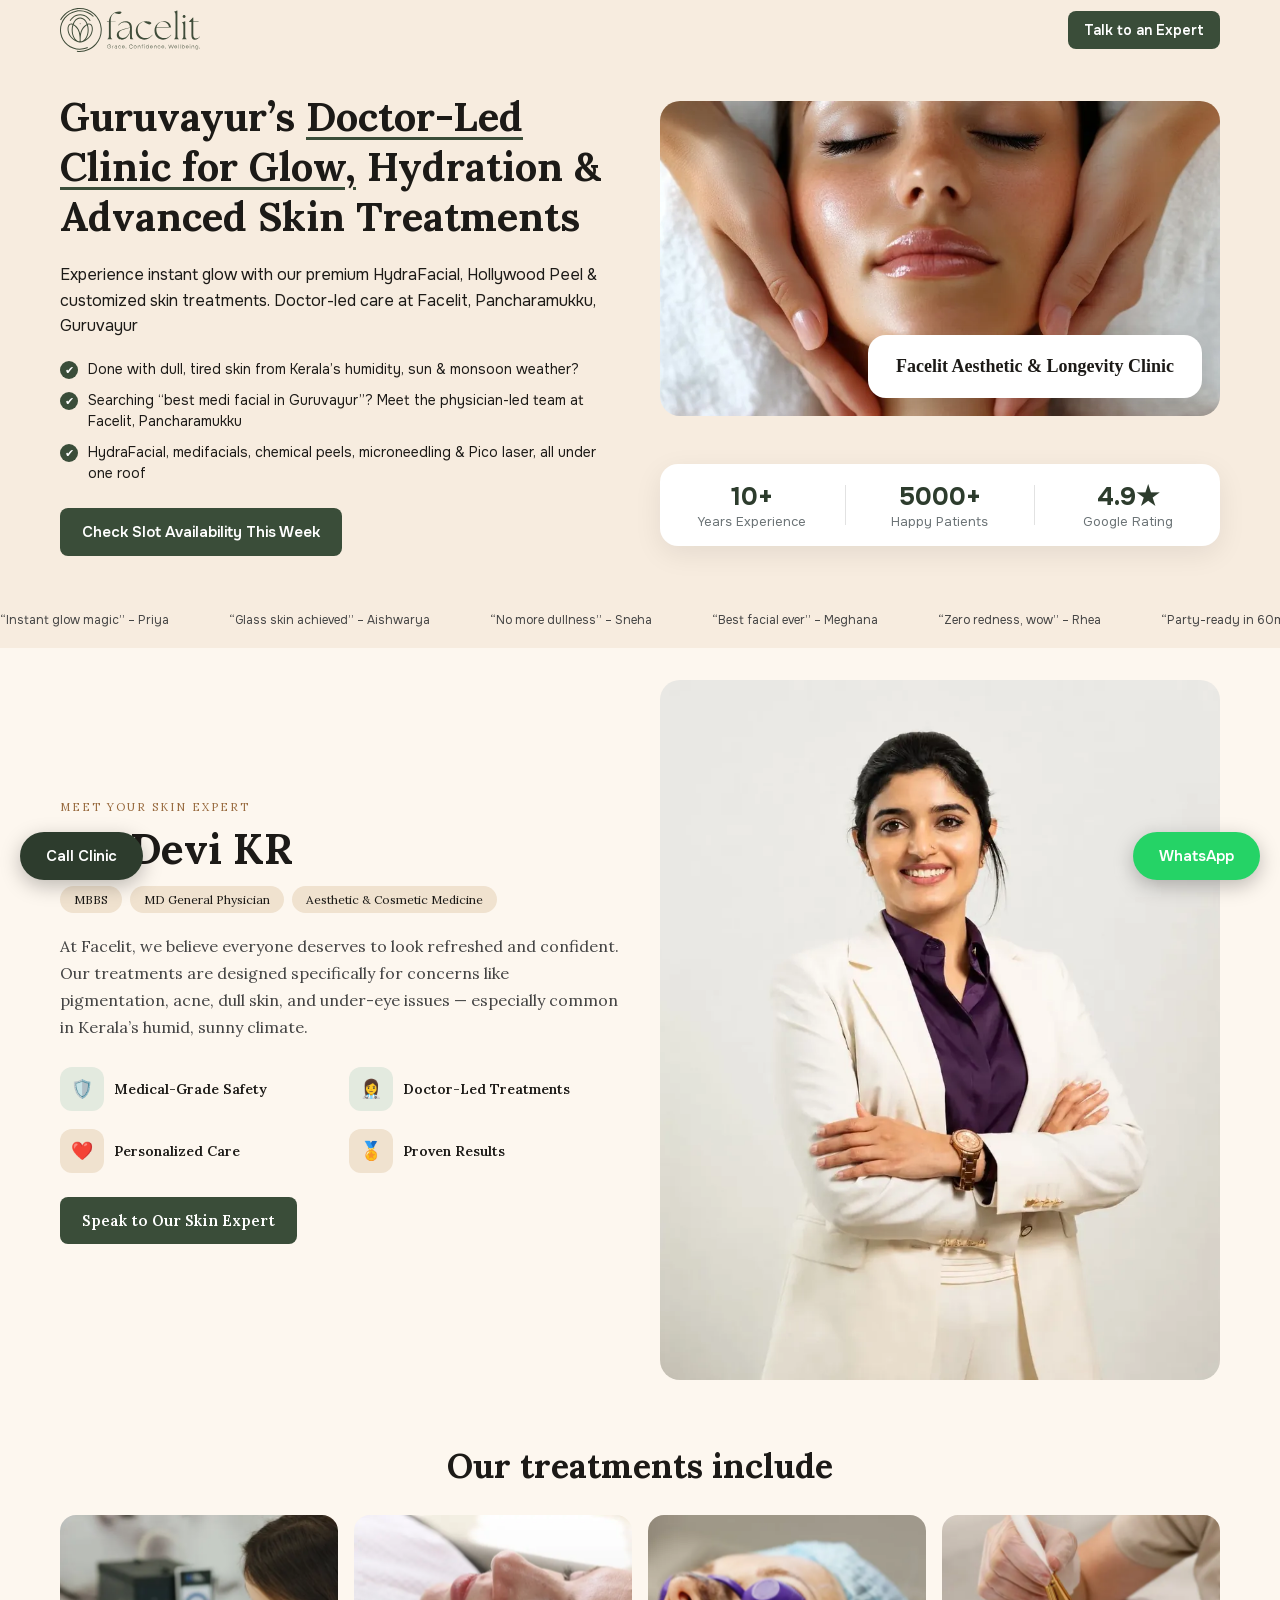
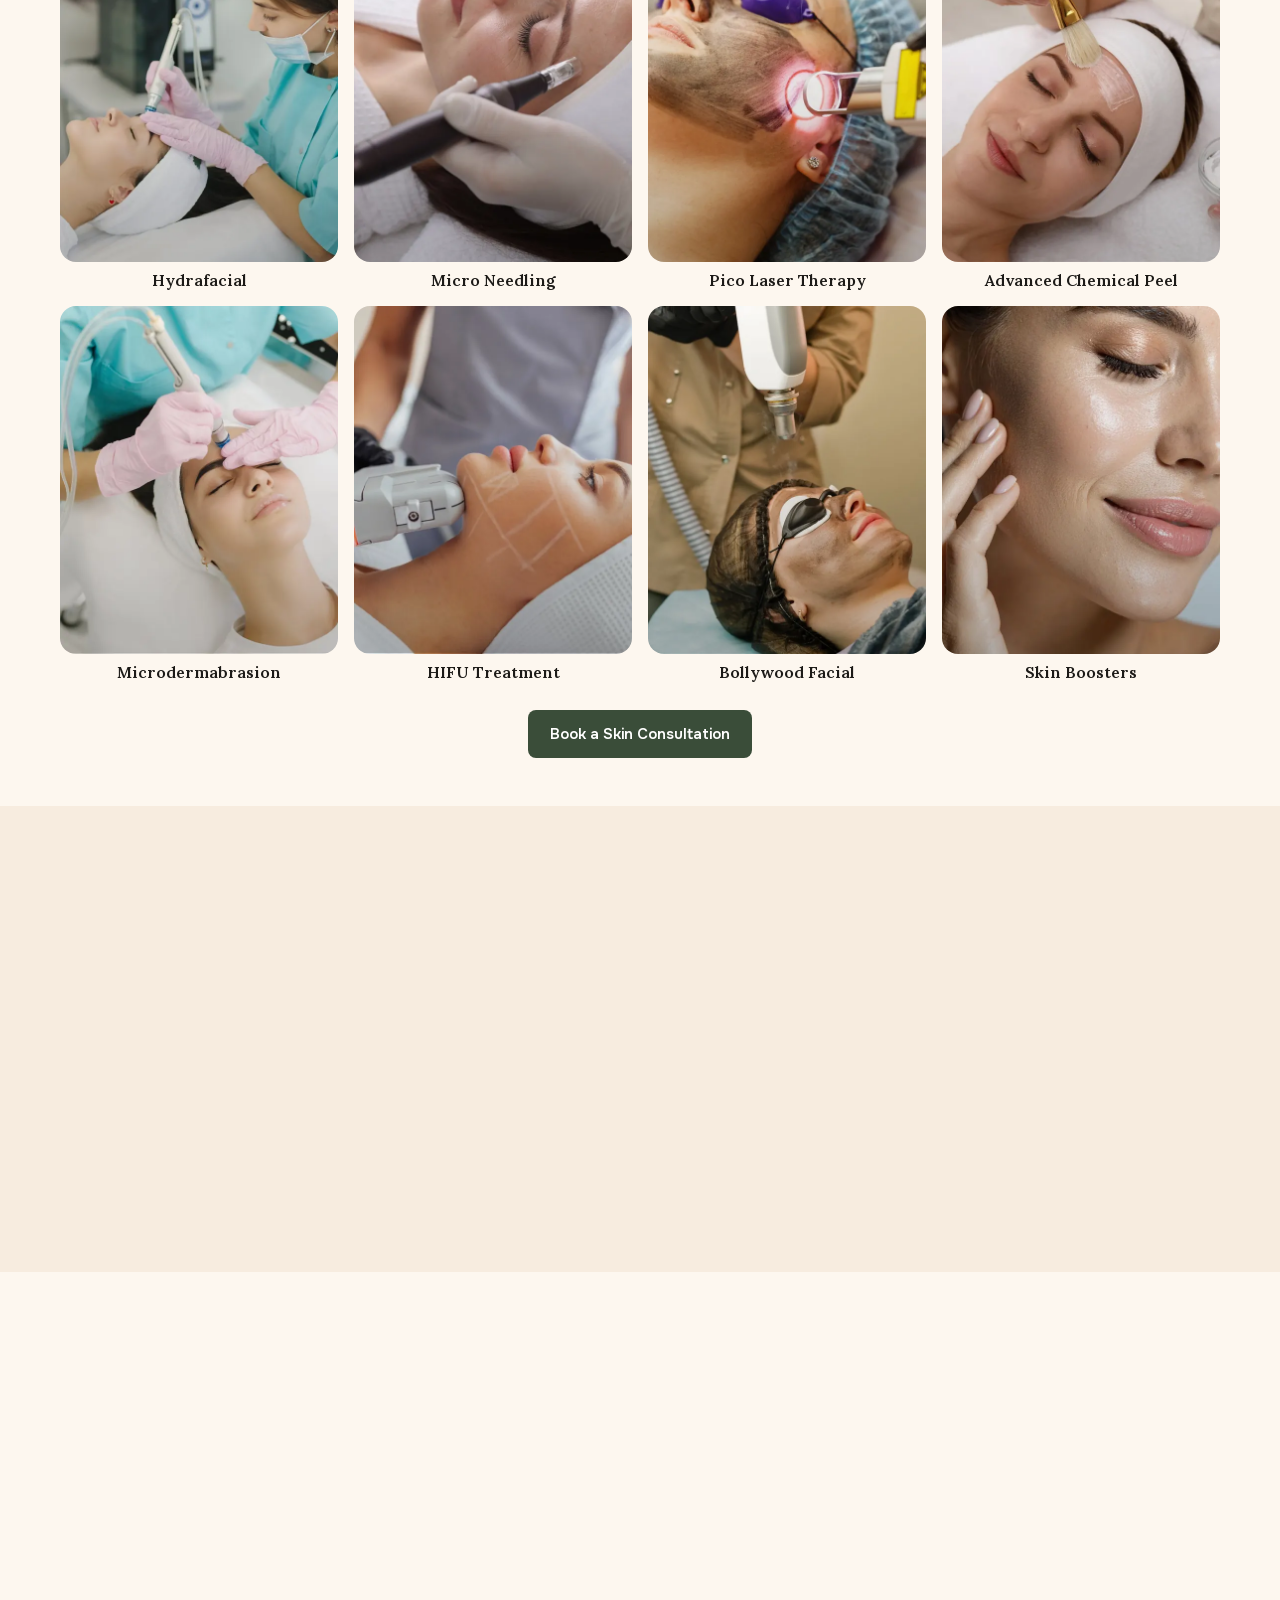
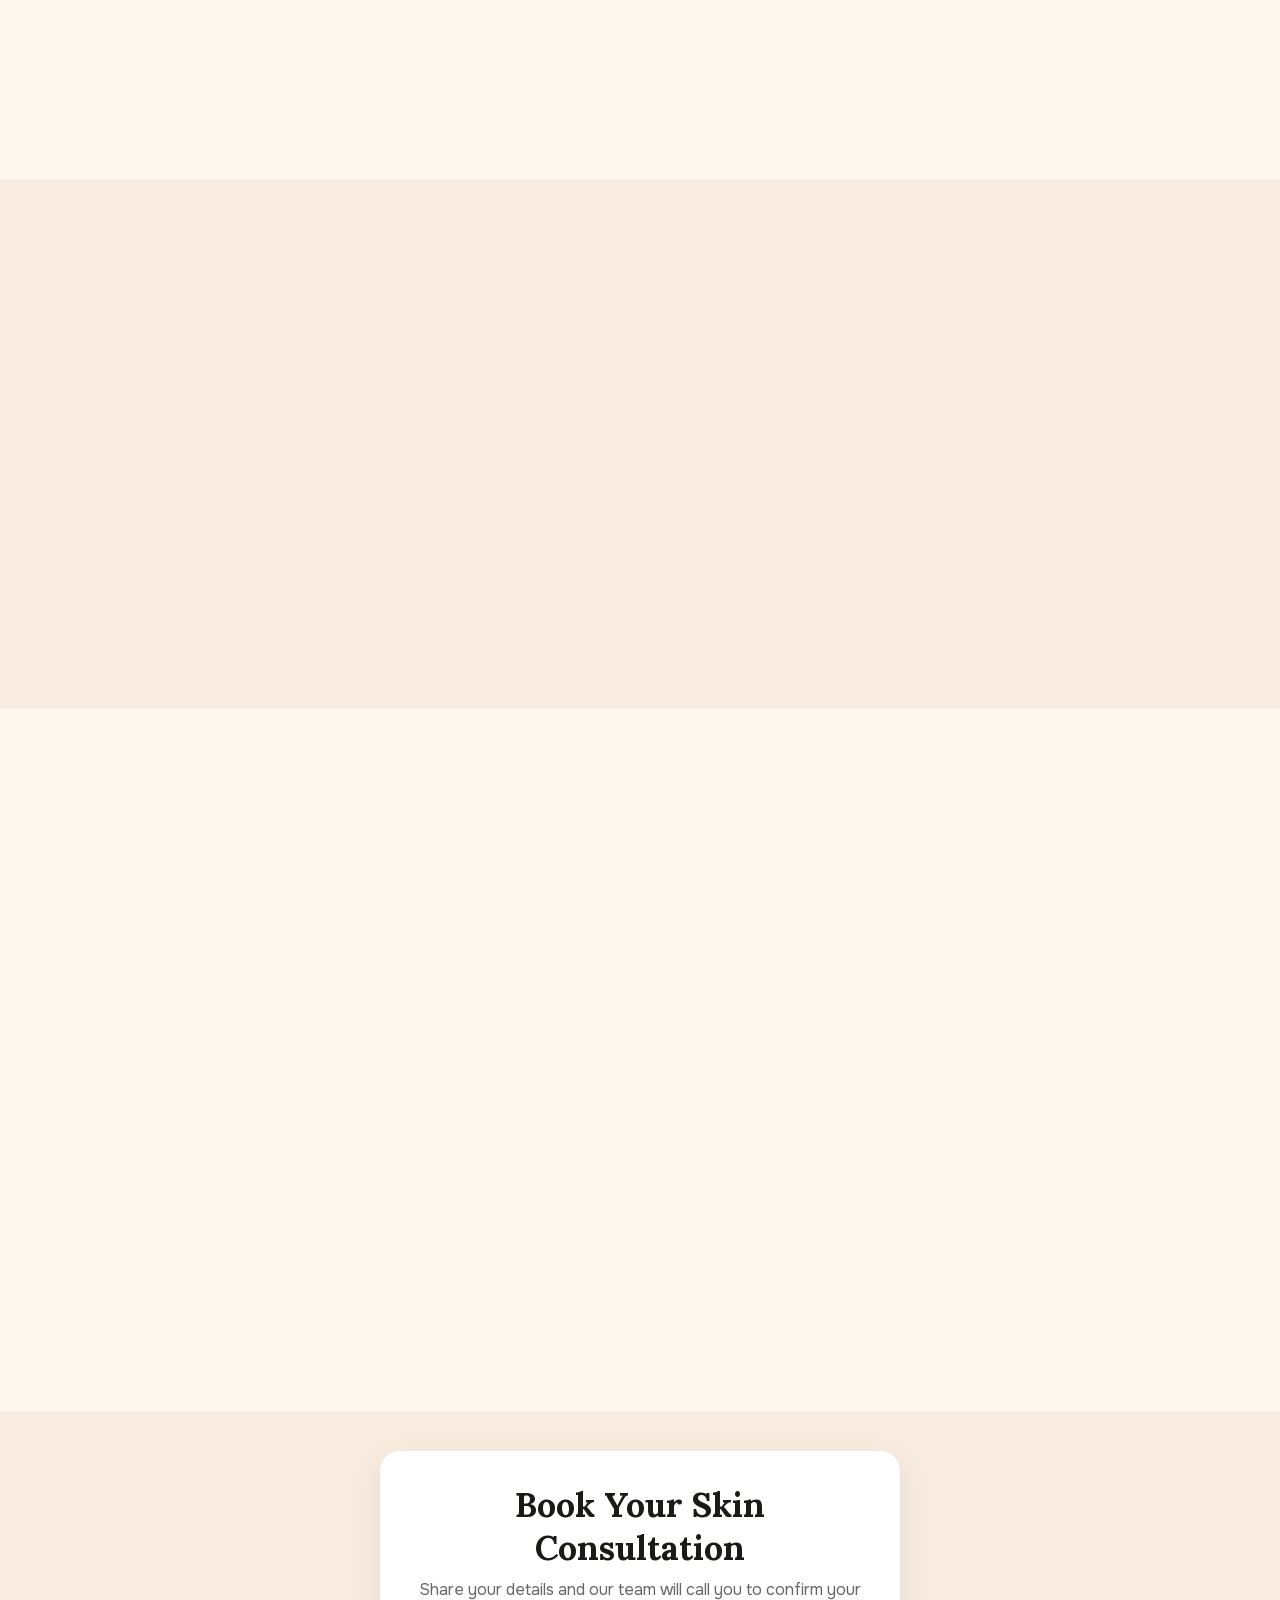
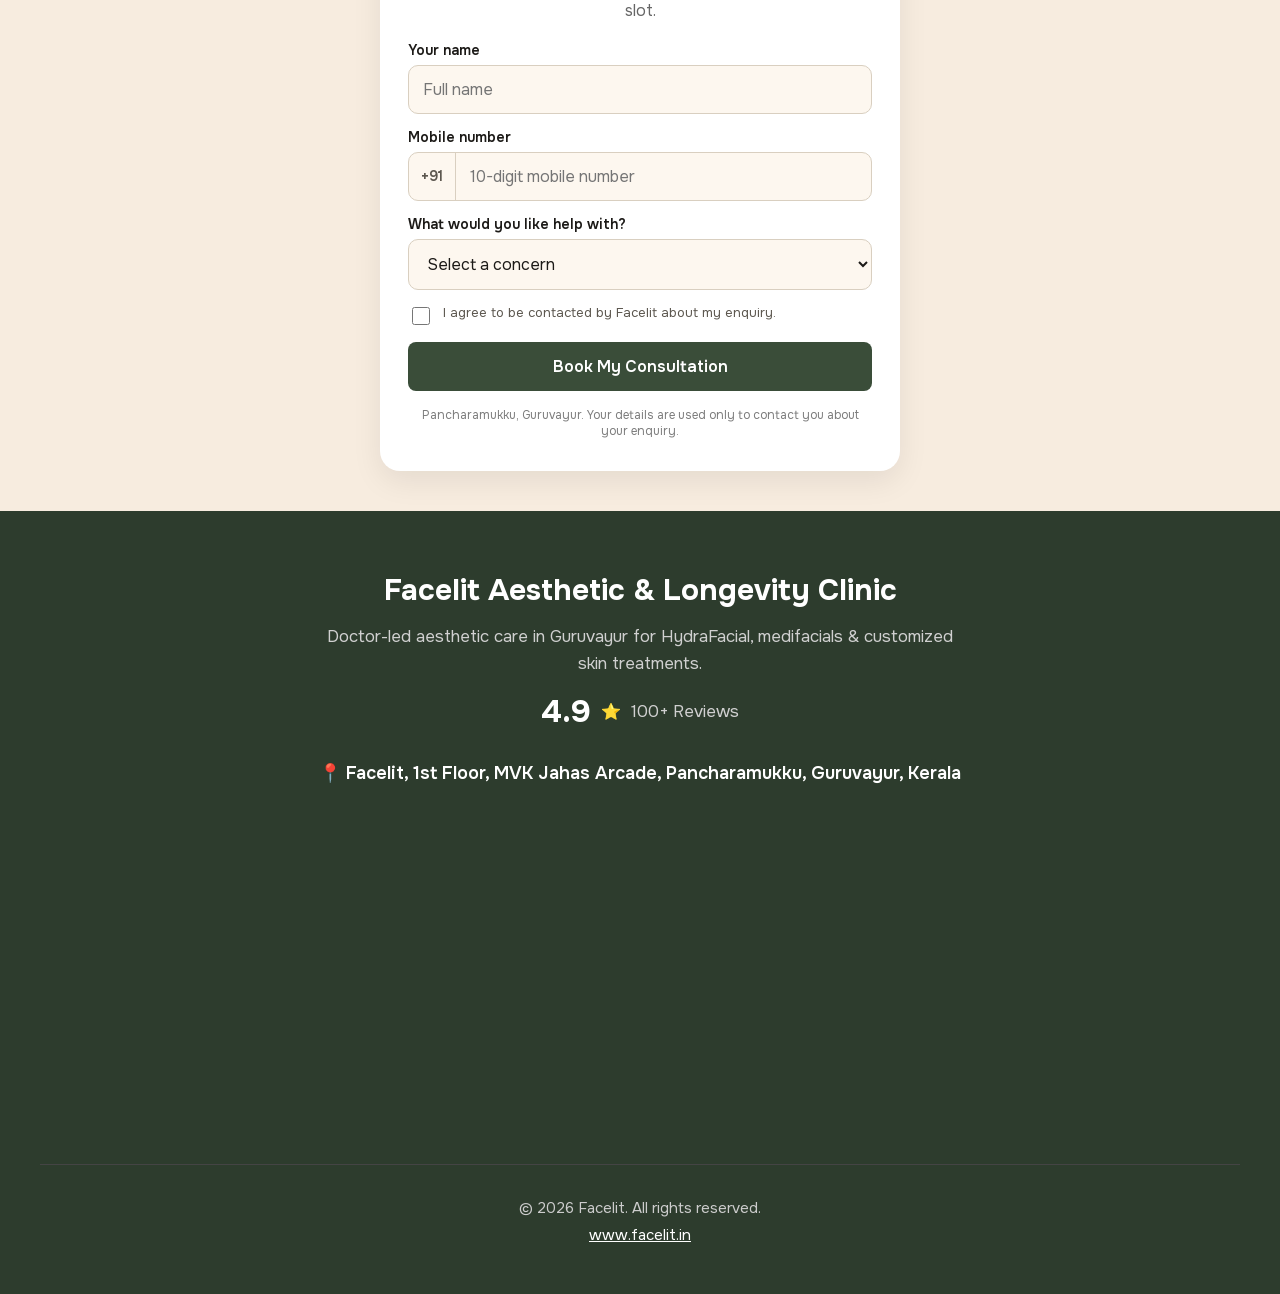
<file: medifacials-guruvayur/index.html>
<!doctype html>
<html lang="en"><head><meta charset="utf-8"><meta name="robots" content="noindex, nofollow"><link rel="icon" type="image/png" sizes="32x32" href="/assets/favicon-32.png"><link rel="icon" type="image/png" sizes="192x192" href="/assets/favicon-192.png"><link rel="apple-touch-icon" href="/assets/apple-touch-icon.png"><meta name="viewport" content="width=device-width,initial-scale=1">
<title>Medifacials in Guruvayur | Facelit Aesthetic &amp; Longevity Clinic</title>
<meta name="description" content="Doctor-led medifacials, HydraFacial and customized skin treatments at Facelit, Pancharamukku, Guruvayur, Kerala.">
<link rel="preload" as="font" type="font/woff2" href="/assets/fonts/onest-latin.woff2" crossorigin><link rel="preload" as="font" type="font/woff2" href="/assets/fonts/lora-latin.woff2" crossorigin>

<link rel="preload" as="image" href="/assets/medi.webp" fetchpriority="high"><link rel="stylesheet" href="/medifacials/style.css"></head><body>
<header class="top"><a href="/medifacials/"><img src="/assets/facelit-logo.svg" alt="Facelit" width="140" height="44"></a><a class="btn btn-sm" href="#book">Talk to an Expert</a></header>
<main>
<section class="hero"><div class="wrap hero-grid"><div>
<h1>Guruvayur’s <span class="ul">Doctor-Led Clinic for Glow,</span> Hydration &amp; Advanced Skin Treatments</h1>
<p class="lead">Experience instant glow with our premium HydraFacial, Hollywood Peel &amp; customized skin treatments. Doctor-led care at Facelit, Pancharamukku, Guruvayur</p>
<ul class="checks"><li>Done with dull, tired skin from Kerala’s humidity, sun &amp; monsoon weather?</li><li>Searching “best medi facial in Guruvayur”? Meet the physician-led team at Facelit, Pancharamukku</li><li>HydraFacial, medifacials, chemical peels, microneedling &amp; Pico laser, all under one roof</li></ul>
<a class="btn" href="#book">Check Slot Availability This Week</a></div>
<div class="hero-img"><div class="img-wrap"><img fetchpriority="high" decoding="async" src="/assets/medi.webp" alt="Medifacial treatment" width="1200" height="599"><div class="smart-aging-card"><p class="smart-aging-heading">Facelit Aesthetic &amp; Longevity Clinic</p></div></div>
<div class="stats-box"><div class="stat"><div class="num">10+</div><div class="label">Years Experience</div></div><div class="divider"></div><div class="stat"><div class="num">5000+</div><div class="label">Happy Patients</div></div><div class="divider"></div><div class="stat"><div class="num">4.9★</div><div class="label">Google Rating</div></div></div></div></div>
<div class="marquee"><div class="track"><span>“Instant glow magic” – Priya</span><span>“Glass skin achieved” – Aishwarya</span><span>“No more dullness” – Sneha</span><span>“Best facial ever” – Meghana</span><span>“Zero redness, wow” – Rhea</span><span>“Party-ready in 60mins” – Nisha</span><span>“One Stop solution” – Brian</span><span>“Finally found my clinic” – Divya</span><span>“Instant glow magic” – Priya</span><span>“Glass skin achieved” – Aishwarya</span><span>“No more dullness” – Sneha</span><span>“Best facial ever” – Meghana</span><span>“Zero redness, wow” – Rhea</span><span>“Party-ready in 60mins” – Nisha</span><span>“One Stop solution” – Brian</span><span>“Finally found my clinic” – Divya</span></div></div></section>

<section class="wrap doctor-section"><div class="doc-grid"><div><p class="eyebrow">Meet your skin expert</p><h2 class="doctor-name">Dr. Devi KR</h2>
<div class="cred-row"><span class="cred-tag">MBBS</span><span class="cred-tag">MD General Physician</span><span class="cred-tag">Aesthetic &amp; Cosmetic Medicine</span></div>
<p class="cnf-section-text">At Facelit, we believe everyone deserves to look refreshed and confident. Our treatments are designed specifically for concerns like pigmentation, acne, dull skin, and under-eye issues — especially common in Kerala’s humid, sunny climate.</p>
<div class="cnf-features-wrapper"><div class="cnf-feature"><div class="cnf-feature-icon cnf-green">🛡️</div><div class="cnf-feature-text">Medical-Grade Safety</div></div><div class="cnf-feature"><div class="cnf-feature-icon cnf-purple">👩‍⚕️</div><div class="cnf-feature-text">Doctor-Led Treatments</div></div><div class="cnf-feature"><div class="cnf-feature-icon cnf-orange">❤️</div><div class="cnf-feature-text">Personalized Care</div></div><div class="cnf-feature"><div class="cnf-feature-icon cnf-yellow">🏅</div><div class="cnf-feature-text">Proven Results</div></div></div>
<p style="margin-top:24px"><a class="btn" href="#book">Speak to Our Skin Expert</a></p></div>
<img class="doc-img" loading="lazy" decoding="async" src="/assets/devi.webp" alt="Dr. Devi KR" width="1143" height="1376"></div></section>

<section class="wrap center"><h2 class="h2">Our treatments include</h2><div class="tgrid"><figure class="tcard"><img loading="lazy" decoding="async" src="/assets/1-6.webp" alt="Hydrafacial" width="1080" height="1350"><figcaption>Hydrafacial</figcaption></figure><figure class="tcard"><img loading="lazy" decoding="async" src="/assets/2-5.webp" alt="Micro Needling" width="1080" height="1350"><figcaption>Micro Needling</figcaption></figure><figure class="tcard"><img loading="lazy" decoding="async" src="/assets/3-3.webp" alt="Pico Laser Therapy" width="1080" height="1350"><figcaption>Pico Laser Therapy</figcaption></figure><figure class="tcard"><img loading="lazy" decoding="async" src="/assets/4-5.webp" alt="Advanced Chemical Peel" width="1080" height="1350"><figcaption>Advanced Chemical Peel</figcaption></figure><figure class="tcard"><img loading="lazy" decoding="async" src="/assets/5-5.webp" alt="Microdermabrasion" width="1080" height="1350"><figcaption>Microdermabrasion</figcaption></figure><figure class="tcard"><img loading="lazy" decoding="async" src="/assets/6-5.webp" alt="HIFU Treatment" width="1080" height="1350"><figcaption>HIFU Treatment</figcaption></figure><figure class="tcard"><img loading="lazy" decoding="async" src="/assets/7-5.webp" alt="Bollywood Facial" width="1080" height="1350"><figcaption>Bollywood Facial</figcaption></figure><figure class="tcard"><img loading="lazy" decoding="async" src="/assets/8-4.webp" alt="Skin Boosters" width="1080" height="1350"><figcaption>Skin Boosters</figcaption></figure></div><p><a class="btn" href="#book">Book a Skin Consultation</a></p></section>
<section class="reviews"><div class="center"><h2 class="h2">Happy Patients, Great Results!</h2><p class="sub">With a rating of 4.9 our commitment and patients satisfaction speaks for itself.</p></div>
<div class="review-section"><div class="review-track"><div class="review-card"><div><div class="review-header"><div class="review-user"><div class="avatar">P</div><div><div class="name">Priya S</div><div class="google">Google Review</div></div></div></div><div class="stars">★★★★★</div><div class="review-title">Hydrafacial</div><div class="review-text">My skin felt instantly clean, glowing, and hydrated after just one session.</div></div></div><div class="review-card"><div><div class="review-header"><div class="review-user"><div class="avatar">A</div><div><div class="name">Anjali R</div><div class="google">Google Review</div></div></div></div><div class="stars">★★★★★</div><div class="review-title">HIFU</div><div class="review-text">Noticeable tightening in a few weeks. Completely non-surgical and effective.</div></div></div><div class="review-card"><div><div class="review-header"><div class="review-user"><div class="avatar">K</div><div><div class="name">Kavya M</div><div class="google">Google Review</div></div></div></div><div class="stars">★★★★★</div><div class="review-title">Microdermabrasion</div><div class="review-text">My skin texture improved so much. Smooth and fresh after the treatment.</div></div></div><div class="review-card"><div><div class="review-header"><div class="review-user"><div class="avatar">S</div><div><div class="name">Sneha P</div><div class="google">Google Review</div></div></div></div><div class="stars">★★★★★</div><div class="review-title">Microneedling</div><div class="review-text">Helped reduce acne scars and improved overall skin quality.</div></div></div><div class="review-card"><div><div class="review-header"><div class="review-user"><div class="avatar">D</div><div><div class="name">Divya K</div><div class="google">Google Review</div></div></div></div><div class="stars">★★★★★</div><div class="review-title">Pico Laser</div><div class="review-text">Great for pigmentation. My skin tone looks much more even now.</div></div></div><div class="review-card"><div><div class="review-header"><div class="review-user"><div class="avatar">R</div><div><div class="name">Riya T</div><div class="google">Google Review</div></div></div></div><div class="stars">★★★★★</div><div class="review-title">Hollywood Facial</div><div class="review-text">Perfect glow before an event. Skin looked instantly brighter.</div></div></div><div class="review-card"><div><div class="review-header"><div class="review-user"><div class="avatar">M</div><div><div class="name">Meera J</div><div class="google">Google Review</div></div></div></div><div class="stars">★★★★★</div><div class="review-title">Chemical Peel</div><div class="review-text">Reduced acne marks and improved clarity. Very professional treatment.</div></div></div><div class="review-card"><div><div class="review-header"><div class="review-user"><div class="avatar">N</div><div><div class="name">Nisha V</div><div class="google">Google Review</div></div></div></div><div class="stars">★★★★★</div><div class="review-title">Skin Boosters</div><div class="review-text">Skin feels deeply hydrated and youthful. Subtle but powerful results.</div></div></div><div class="review-card"><div><div class="review-header"><div class="review-user"><div class="avatar">P</div><div><div class="name">Priya S</div><div class="google">Google Review</div></div></div></div><div class="stars">★★★★★</div><div class="review-title">Hydrafacial</div><div class="review-text">My skin felt instantly clean, glowing, and hydrated after just one session.</div></div></div><div class="review-card"><div><div class="review-header"><div class="review-user"><div class="avatar">A</div><div><div class="name">Anjali R</div><div class="google">Google Review</div></div></div></div><div class="stars">★★★★★</div><div class="review-title">HIFU</div><div class="review-text">Noticeable tightening in a few weeks. Completely non-surgical and effective.</div></div></div><div class="review-card"><div><div class="review-header"><div class="review-user"><div class="avatar">K</div><div><div class="name">Kavya M</div><div class="google">Google Review</div></div></div></div><div class="stars">★★★★★</div><div class="review-title">Microdermabrasion</div><div class="review-text">My skin texture improved so much. Smooth and fresh after the treatment.</div></div></div><div class="review-card"><div><div class="review-header"><div class="review-user"><div class="avatar">S</div><div><div class="name">Sneha P</div><div class="google">Google Review</div></div></div></div><div class="stars">★★★★★</div><div class="review-title">Microneedling</div><div class="review-text">Helped reduce acne scars and improved overall skin quality.</div></div></div><div class="review-card"><div><div class="review-header"><div class="review-user"><div class="avatar">D</div><div><div class="name">Divya K</div><div class="google">Google Review</div></div></div></div><div class="stars">★★★★★</div><div class="review-title">Pico Laser</div><div class="review-text">Great for pigmentation. My skin tone looks much more even now.</div></div></div><div class="review-card"><div><div class="review-header"><div class="review-user"><div class="avatar">R</div><div><div class="name">Riya T</div><div class="google">Google Review</div></div></div></div><div class="stars">★★★★★</div><div class="review-title">Hollywood Facial</div><div class="review-text">Perfect glow before an event. Skin looked instantly brighter.</div></div></div><div class="review-card"><div><div class="review-header"><div class="review-user"><div class="avatar">M</div><div><div class="name">Meera J</div><div class="google">Google Review</div></div></div></div><div class="stars">★★★★★</div><div class="review-title">Chemical Peel</div><div class="review-text">Reduced acne marks and improved clarity. Very professional treatment.</div></div></div><div class="review-card"><div><div class="review-header"><div class="review-user"><div class="avatar">N</div><div><div class="name">Nisha V</div><div class="google">Google Review</div></div></div></div><div class="stars">★★★★★</div><div class="review-title">Skin Boosters</div><div class="review-text">Skin feels deeply hydrated and youthful. Subtle but powerful results.</div></div></div></div></div><p class="center"><a class="btn" href="#book">Get upto 20% off - Contact us Now</a></p></section>

<section class="wrap skin-unique-section"><div class="skin-tags"><span class="tag">Dull skin?</span><span class="tag">Uneven tone?</span><span class="tag">Pigmentation?</span><span class="tag">Rough texture?</span><span class="tag">Dehydration?</span></div>
<h2 class="skin-heading">Your Skin Is Unique —<br><span>Your Medi-Facial Should Be Too.</span></h2><p class="skin-subtext">We analyze your unique skin concerns and craft a personalized treatment plan that addresses your specific needs.</p>
<img class="banner" loading="lazy" decoding="async" src="/assets/medifacials1.webp" alt="" width="1080" height="1080"><p><a class="btn" href="#book">Check Slot Availability This Week</a></p></section>


<section class="wrap center reels-sec"><h2 class="h2">Hear It From Our Doctors</h2><p class="sub">Tap play to watch, with sound, right here.</p><div class="reels"><div class="reel"><iframe data-src="https://www.instagram.com/reel/DeduHsXqx8b/embed/" title="Facelit reel 1" allow="encrypted-media" allowfullscreen></iframe></div><div class="reel"><iframe data-src="https://www.instagram.com/reel/DeO4g7Zqv5_/embed/" title="Facelit reel 2" allow="encrypted-media" allowfullscreen></iframe></div><div class="reel"><iframe data-src="https://www.instagram.com/reel/Dd8uJi2KHnc/embed/" title="Facelit reel 3" allow="encrypted-media" allowfullscreen></iframe></div><div class="reel"><iframe data-src="https://www.instagram.com/reel/Dca7sCYyDqZ/embed/" title="Facelit reel 4" allow="encrypted-media" allowfullscreen></iframe></div><div class="reel"><iframe data-src="https://www.instagram.com/reel/DXcIuaDiSrV/embed/" title="Facelit reel 5" allow="encrypted-media" allowfullscreen></iframe></div></div></section>
<section class="cnf-vs"><div class="cnf-vs-grid">
<div class="cnf-card cnf-problem"><span class="cnf-badge">⚠️ Others</span><h2>Why Conventional Skin Treatments Often Fall Short</h2><ul><li>Superficial approaches that treat symptoms, not the underlying cause.</li><li>One-size-fits-all protocols with no personalized skin assessment.</li><li>Temporary improvements and inconsistent results.</li><li>Products or treatments that may irritate sensitive skin without proper evaluation.</li></ul></div>
<div class="cnf-card cnf-solution"><span class="cnf-badge">✨ Facelit Aesthetic &amp; Longevity Clinic</span><h2>Why Our Clinical Approach Delivers Lasting Change</h2><ul><li>Root-cause evaluation by trained Aesthetic &amp; Cosmetic Consultants.</li><li>Personalized treatment plans — never generic templates.</li><li>Combination of proven technologies: HydraFacial, lasers, chemical peels, microneedling, medi-facials.</li><li>Medical-grade machines &amp; high-potency actives for deeper, longer-lasting results.</li></ul></div></div>
<p class="cnf-note">All treatments are tailored for Indian skin types and delivered in a comfortable clinic environment with progress tracking after each session.</p><p class="center"><a class="btn" href="#book">Talk to Us — We're Available Now</a></p></section>

<section class="benefits-wrap"><div class="center"><h2 class="h2">Why Medical-Grade Medi-Facials?</h2><p class="sub">Experience the difference that clinical expertise and advanced technology make.</p></div><div class="benefits-section"><div class="benefit-card"><div class="benefit-icon">🛡️</div><h3>Doctor-Approved</h3><p>Treatments planned and supervised by a physician</p></div><div class="benefit-card"><div class="benefit-icon">💧</div><h3>Instant Glow & Hydration</h3><p>See visible results from day one</p></div><div class="benefit-card"><div class="benefit-icon">🌞</div><h3>Pigmentation & Tan Reduction</h3><p>Even out your skin tone naturally</p></div><div class="benefit-card"><div class="benefit-icon">✨</div><h3>Acne & Texture Improvement</h3><p>Smoother, clearer skin over a course of sessions</p></div><div class="benefit-card"><div class="benefit-icon">⏱️</div><h3>No Downtime, High Safety</h3><p>Return to your routine immediately</p></div></div><p class="center" style="padding:24px 0"><a class="btn" href="#book">Speak to Our Skin Expert Now</a></p></section>
<section class="wrap faq-sec"><h2 class="h2 center">Frequently Asked Questions</h2><div class="faq"><details><summary>What is a medifacial?</summary><p>A medifacial is a clinic-based facial that goes beyond a regular salon facial. It uses medical-grade devices and active ingredients, chosen after your skin has been assessed by a doctor.</p></details><details><summary>Do I need a consultation first?</summary><p>Yes. Every plan starts with a consultation where the doctor understands your skin concerns, skin type and goals, and then recommends the treatment that suits you.</p></details><details><summary>Which treatments do you offer?</summary><p>Medifacials, HydraFacial, chemical peels, microneedling and Pico laser, among others. Which one is right for you is decided at your consultation.</p></details><details><summary>Is it suitable for Kerala’s humid, sunny climate?</summary><p>Yes. Your plan takes your skin type and our local climate into account, since humidity, sun exposure and sweat all affect skin concerns like dullness, pigmentation and acne.</p></details><details><summary>Is there any downtime?</summary><p>It depends on the treatment. Gentle treatments like HydraFacial usually let you return to your routine the same day, while peels or laser can cause temporary redness or peeling. Your doctor will tell you what to expect.</p></details><details><summary>How many sessions will I need?</summary><p>This varies from person to person. The doctor advises on the number of sessions after assessing your skin. Results vary between individuals.</p></details><details><summary>How much does it cost?</summary><p>The cost depends on the treatment and the number of sessions. You’ll get clear information at your consultation, before you decide on anything.</p></details><details><summary>Where is the clinic and how do I book?</summary><p>We’re at 1st Floor, MVK Jahas Arcade, Pancharamukku, Guruvayur. Book on <a href="#book" data-lead="whatsapp">WhatsApp</a> or call <a href="#book" data-lead="call">+91 98951 11059</a>.</p></details></div></section>
<section class="book-sec" id="book"><div class="book-box"><h2 class="h2">Book Your Skin Consultation</h2><p class="sub">Share your details and our team will call you to confirm your slot.</p>
<form id="leadForm" class="lead-form" novalidate><div class="hp" aria-hidden="true"><input type="text" name="website" tabindex="-1" autocomplete="off"></div>
<label>Your name<input name="name" type="text" autocomplete="name" required maxlength="80" placeholder="Full name"></label>
<label>Mobile number<span class="ph"><i>+91</i><input name="phone" type="tel" inputmode="numeric" autocomplete="tel-national" required maxlength="10" placeholder="10-digit mobile number"></span></label>
<label>What would you like help with?<select name="concern" required><option value="">Select a concern</option><option>Dull or tired skin</option><option>Pigmentation or tan</option><option>Acne or acne marks</option><option>HydraFacial / Medifacial</option><option>Chemical peel or microneedling</option><option>Pico laser</option><option>Not sure, need a doctor’s advice</option></select></label>
<label class="chk"><input type="checkbox" name="consent" required><span>I agree to be contacted by Facelit about my enquiry.</span></label>
<button class="btn" type="submit">Book My Consultation</button><p class="fmsg" role="status" aria-live="polite"></p></form>
<p class="fnote">Pancharamukku, Guruvayur. Your details are used only to contact you about your enquiry.</p></div></section>
</main>
<footer class="cnf-footer"><div class="footer-container"><div><div class="footer-title">Facelit Aesthetic &amp; Longevity Clinic</div><p class="footer-text">Doctor-led aesthetic care in Guruvayur for HydraFacial, medifacials &amp; customized skin treatments.</p><div class="footer-rating"><span class="rating-number">4.9</span><span class="rating-star">⭐</span><span class="rating-reviews">100+ Reviews</span></div></div>
<div class="loc-box"><p>📍 Facelit, 1st Floor, MVK Jahas Arcade, Pancharamukku, Guruvayur, Kerala</p></div><iframe class="map" title="Facelit Aesthetic &amp; Longevity Clinic location" referrerpolicy="no-referrer-when-downgrade" data-src="https://www.google.com/maps?q=Facelit%20Aesthetic%20and%20Longevity%20Clinic%2C%20Guruvayur&amp;output=embed"></iframe>
<div class="footer-divider"></div><div class="footer-bottom">© 2026 Facelit. All rights reserved.<br><a href="https://facelit.in/">www.facelit.in</a></div></div></footer>
<div class="sticky"><a class="btn btn-call" href="#book" data-lead="call">Call Clinic</a><a class="btn btn-wa" href="#book" data-lead="whatsapp">WhatsApp</a></div>
<dialog id="leadDlg"><button type="button" class="dlg-x" aria-label="Close">&times;</button><h2 class="dlg-title"></h2><p class="sub dlg-sub"></p><div class="dlg-form"></div><p class="fnote">Pancharamukku, Guruvayur. Your details are used only to contact you about your enquiry.</p></dialog>
<script>(function(){
var TEL="tel:+919895111059",WA="919895111059",main=document.getElementById("leadForm"),dlg=document.getElementById("leadDlg"),via="";
var f2=document.createElement("form");f2.className="lead-form";f2.noValidate=true;f2.innerHTML=main.innerHTML;dlg.querySelector(".dlg-form").appendChild(f2);
function wire(f,done){var m=f.querySelector(".fmsg"),b=f.querySelector("button[type=submit]");
f.addEventListener("submit",function(e){e.preventDefault();m.className="fmsg";var d=Object.fromEntries(new FormData(f));d.consent=f.elements.consent.checked;d.via=f===f2?via:"form";d.city="Guruvayur";var p=d.phone.replace(/\D/g,"");
if(!d.name.trim()||!/^[6-9]\d{9}$/.test(p)||!d.concern||!d.consent){m.textContent="Please enter your name, a valid 10-digit mobile number, choose a concern and tick the consent box.";m.className="fmsg err";return}
var label=b.textContent;b.disabled=true;b.textContent="Sending...";
fetch("/api/lead",{method:"POST",headers:{"Content-Type":"application/json"},body:JSON.stringify(d)}).then(function(r){if(!r.ok)throw 0;done(d)}).catch(function(){m.innerHTML="Sorry, something went wrong. Please call <a href=\""+TEL+"\">+91 98951 11059</a>.";m.className="fmsg err"}).finally(function(){b.disabled=false;b.textContent=label})})}
wire(main,function(){location.href="/thank-you/?c=guruvayur"});
function go(u){var a=document.createElement("a");a.href=u;a.style.display="none";document.body.appendChild(a);a.click()}
wire(f2,function(d){window.dataLayer&&window.dataLayer.push({event:"lead_form_submit",lead_via:via});
go(via==="whatsapp"?"https://wa.me/"+WA+"?text="+encodeURIComponent("Hi Facelit, I am "+d.name+". I would like to book a consultation for: "+d.concern+"."):TEL)});
document.addEventListener("click",function(e){var a=e.target.closest("[data-lead]");if(!a)return;e.preventDefault();via=a.dataset.lead;var w=via==="whatsapp";
dlg.querySelector(".dlg-title").textContent=w?"Chat with us on WhatsApp":"Call our clinic";
dlg.querySelector(".dlg-sub").textContent=w?"Share a few details first, then we’ll open WhatsApp for you.":"Share a few details first, then we’ll connect you to call us.";
f2.querySelector("button[type=submit]").textContent=w?"Continue to WhatsApp":"Continue to Call";f2.querySelector(".fmsg").textContent="";dlg.showModal()});
dlg.querySelector(".dlg-x").onclick=function(){dlg.close()};dlg.addEventListener("click",function(e){if(e.target===dlg)dlg.close()});
})();</script>

<script src="/assets/lazy-embeds.js" defer></script></body></html>
</file>
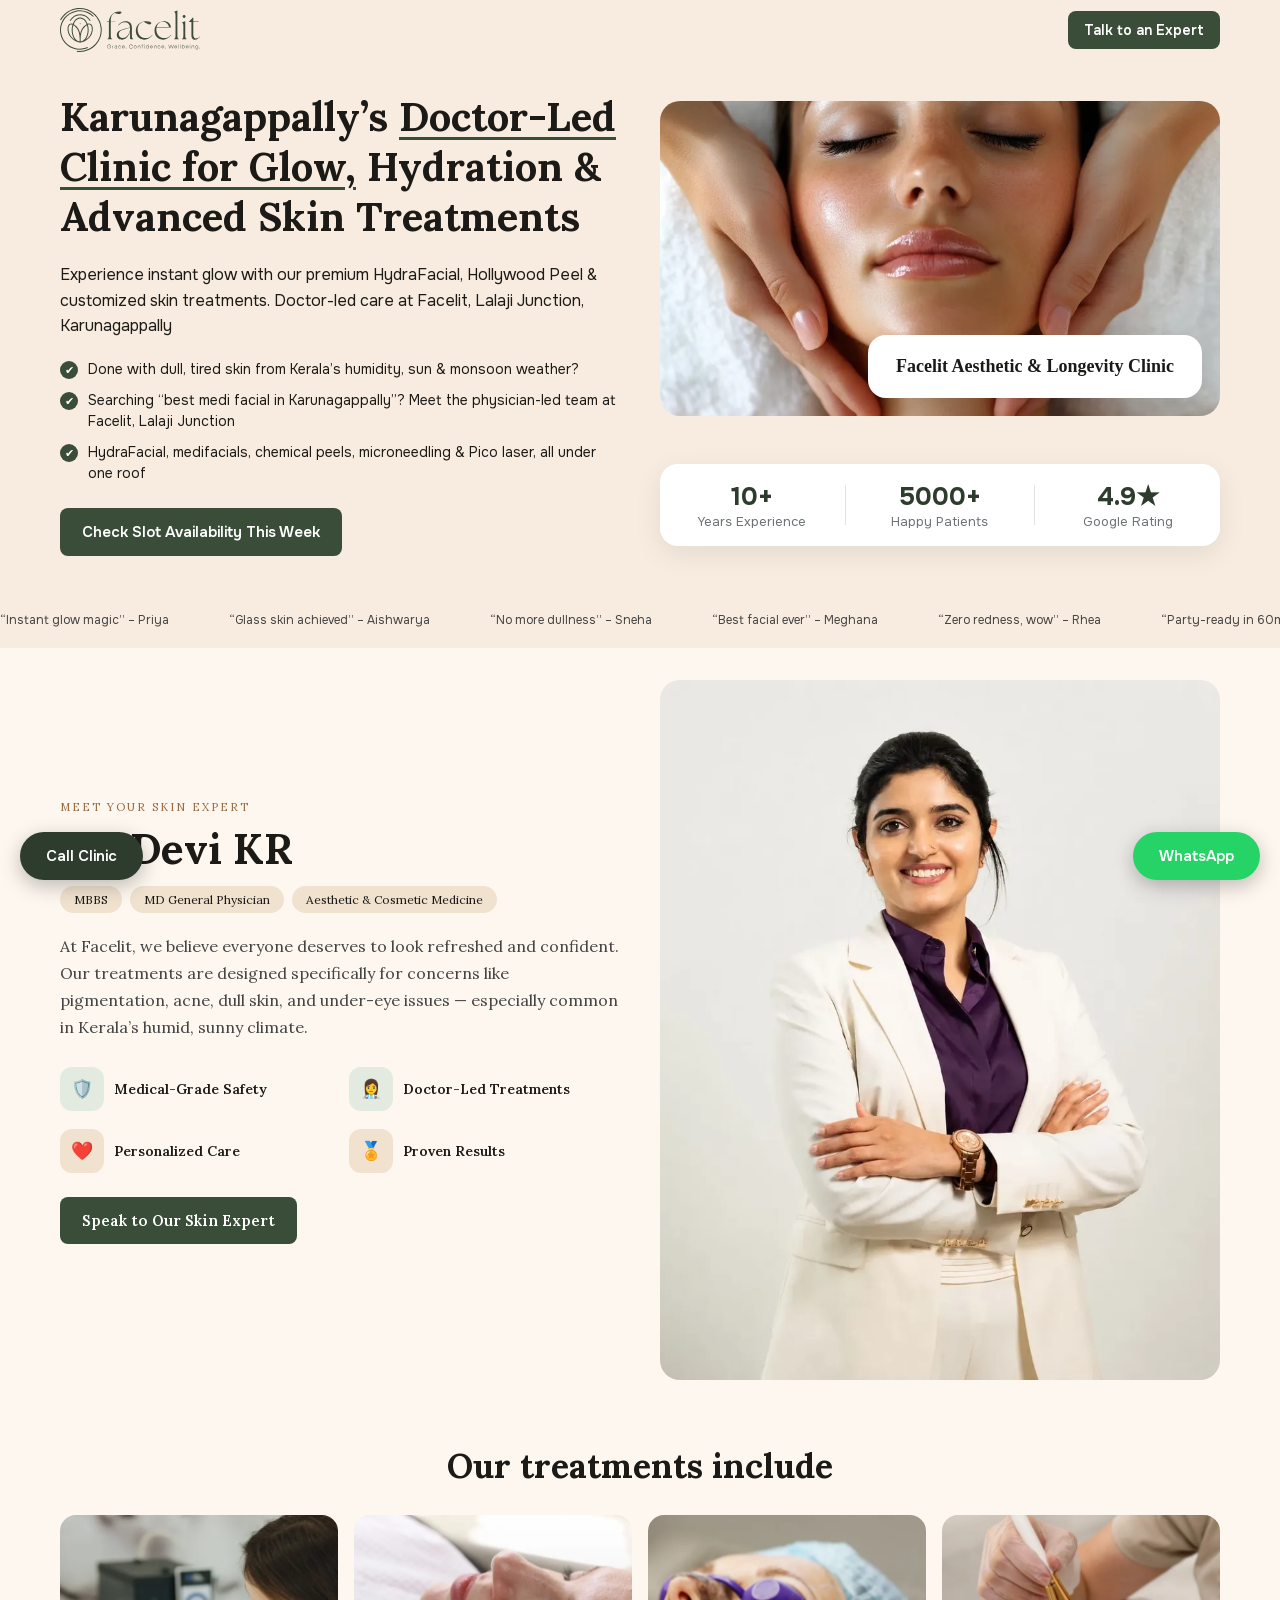
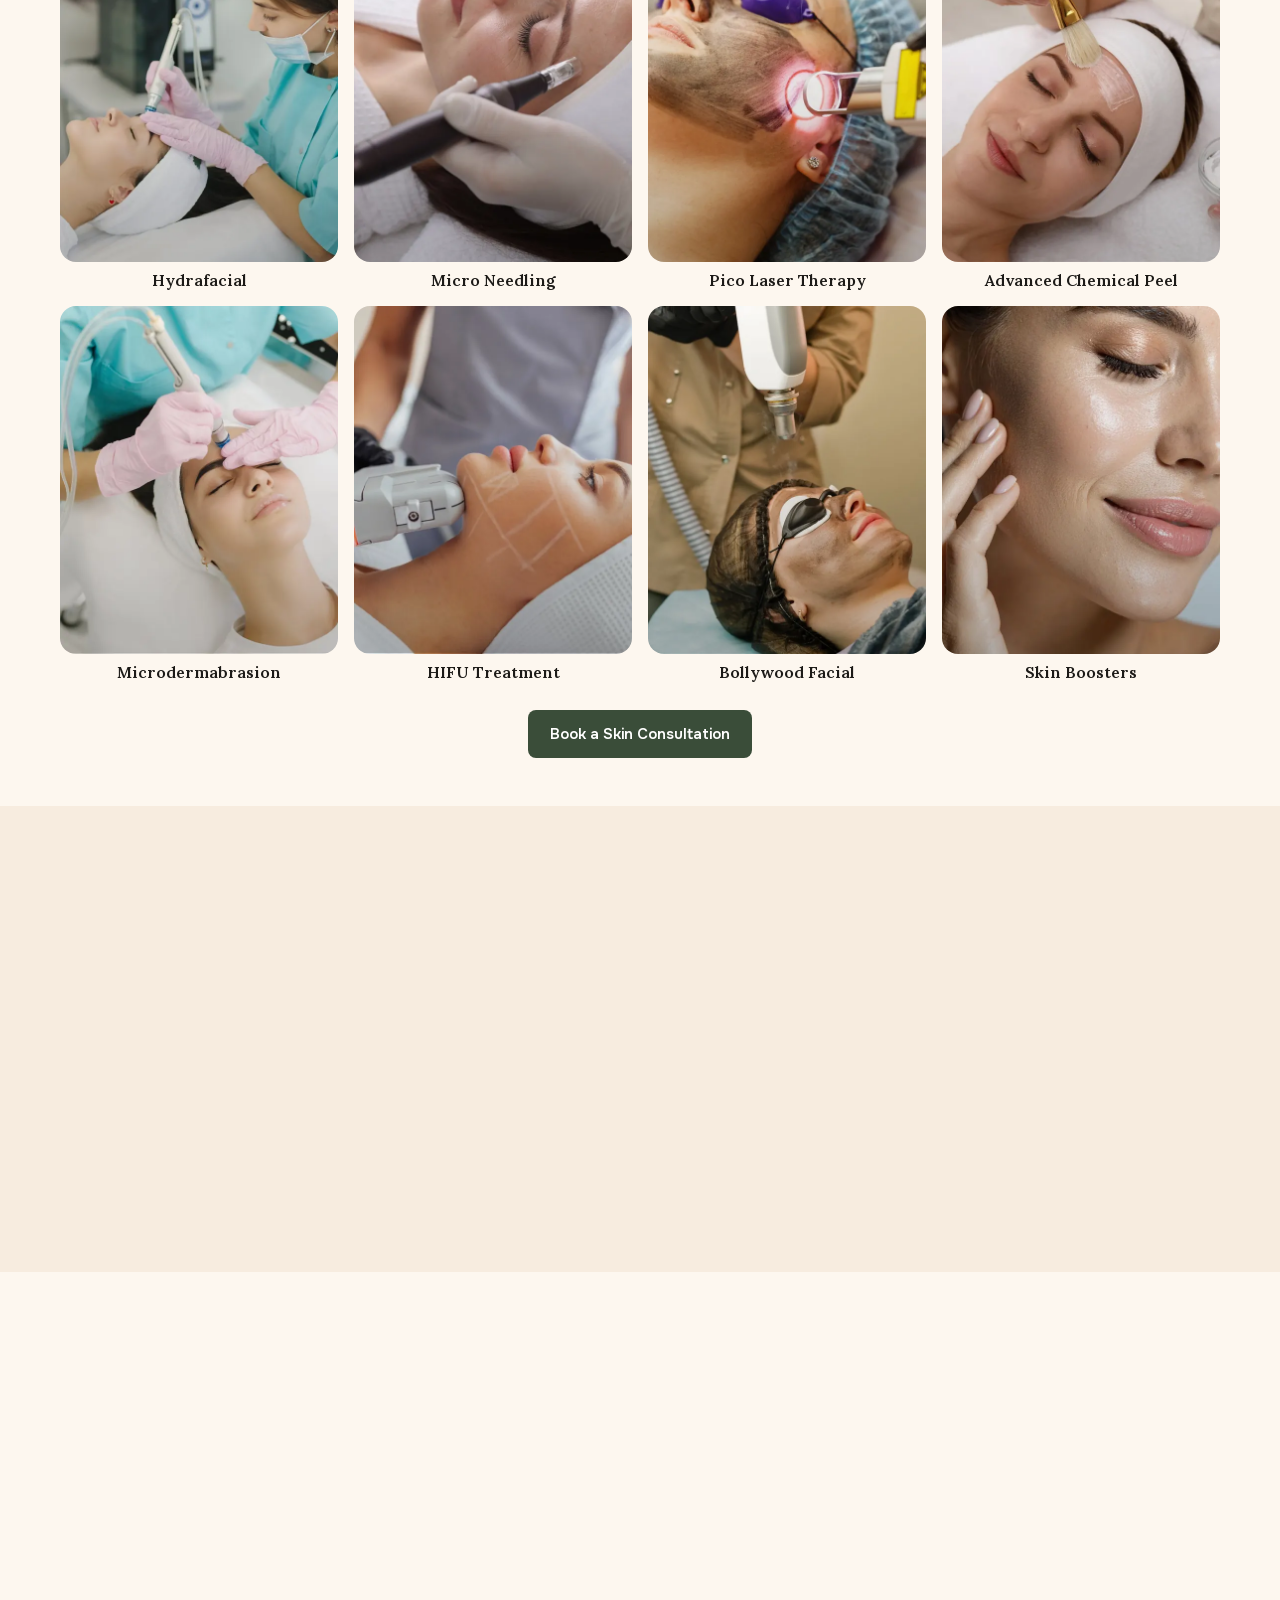
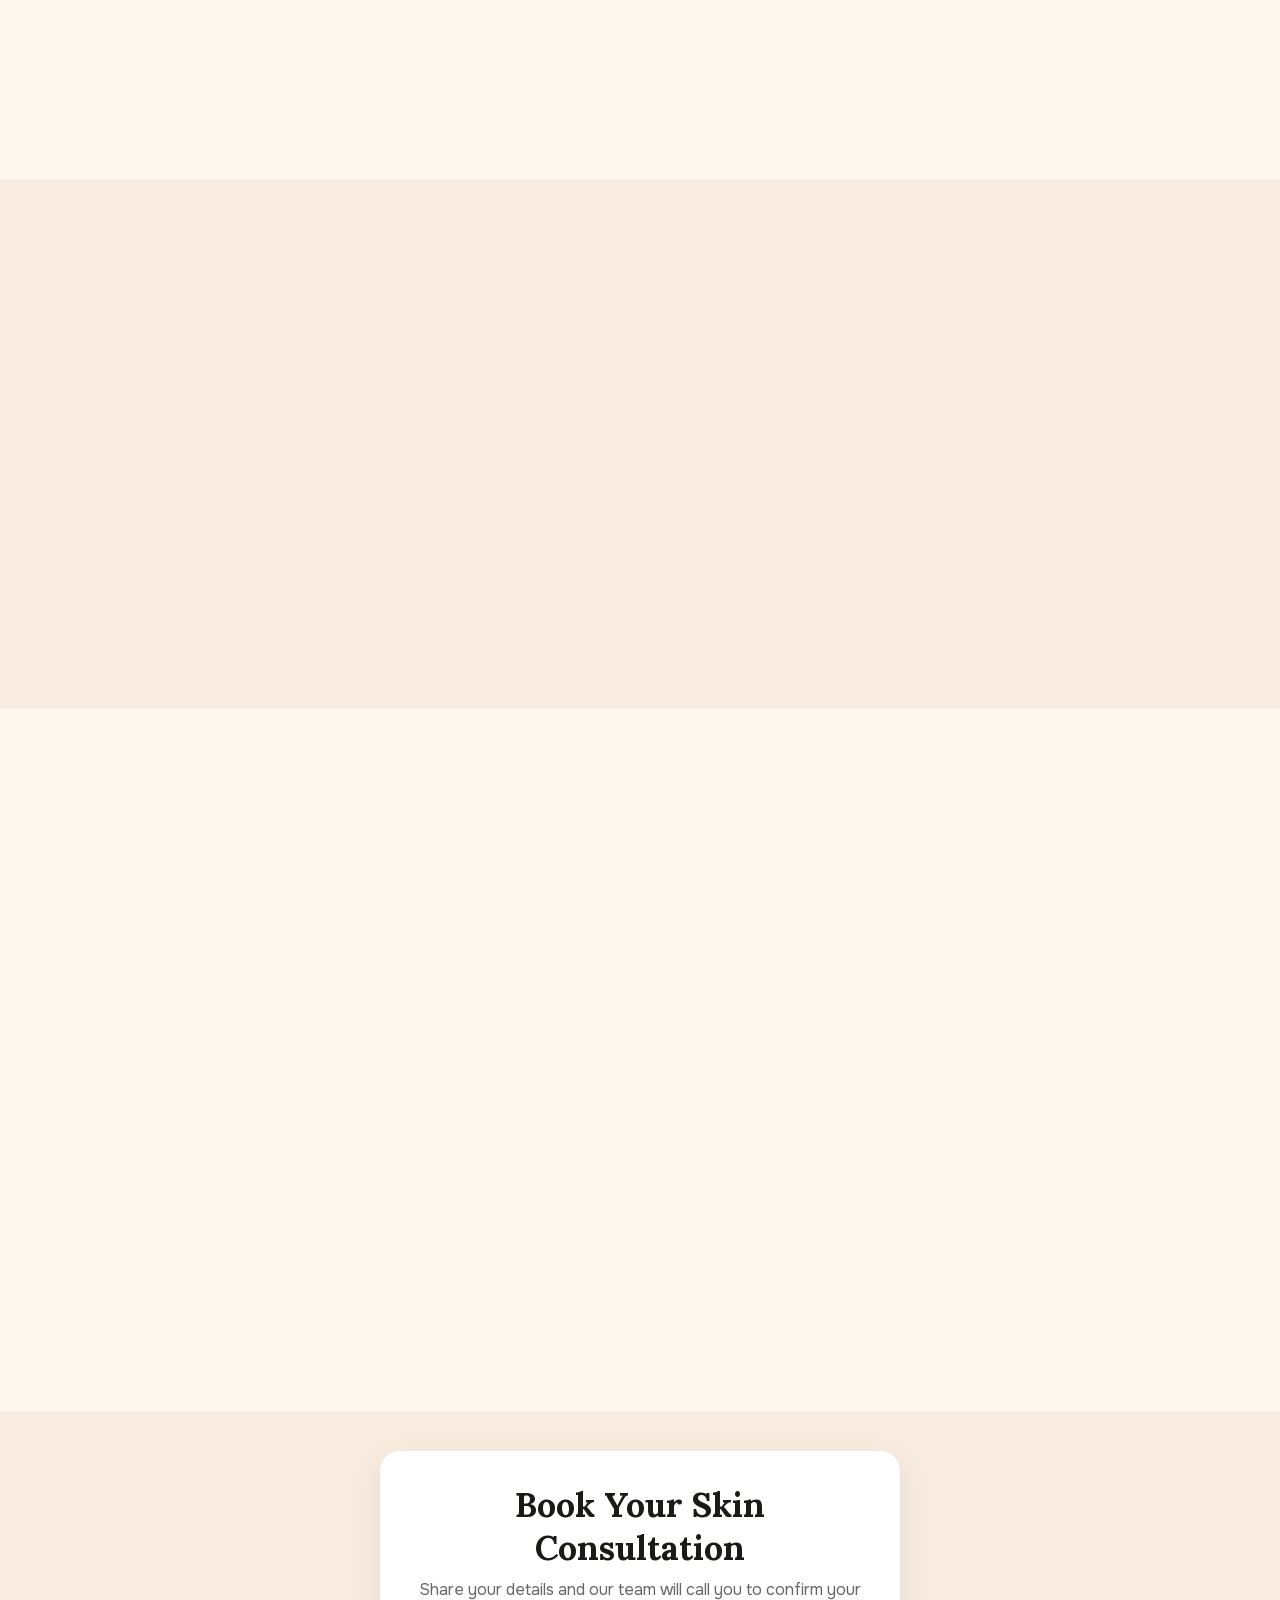
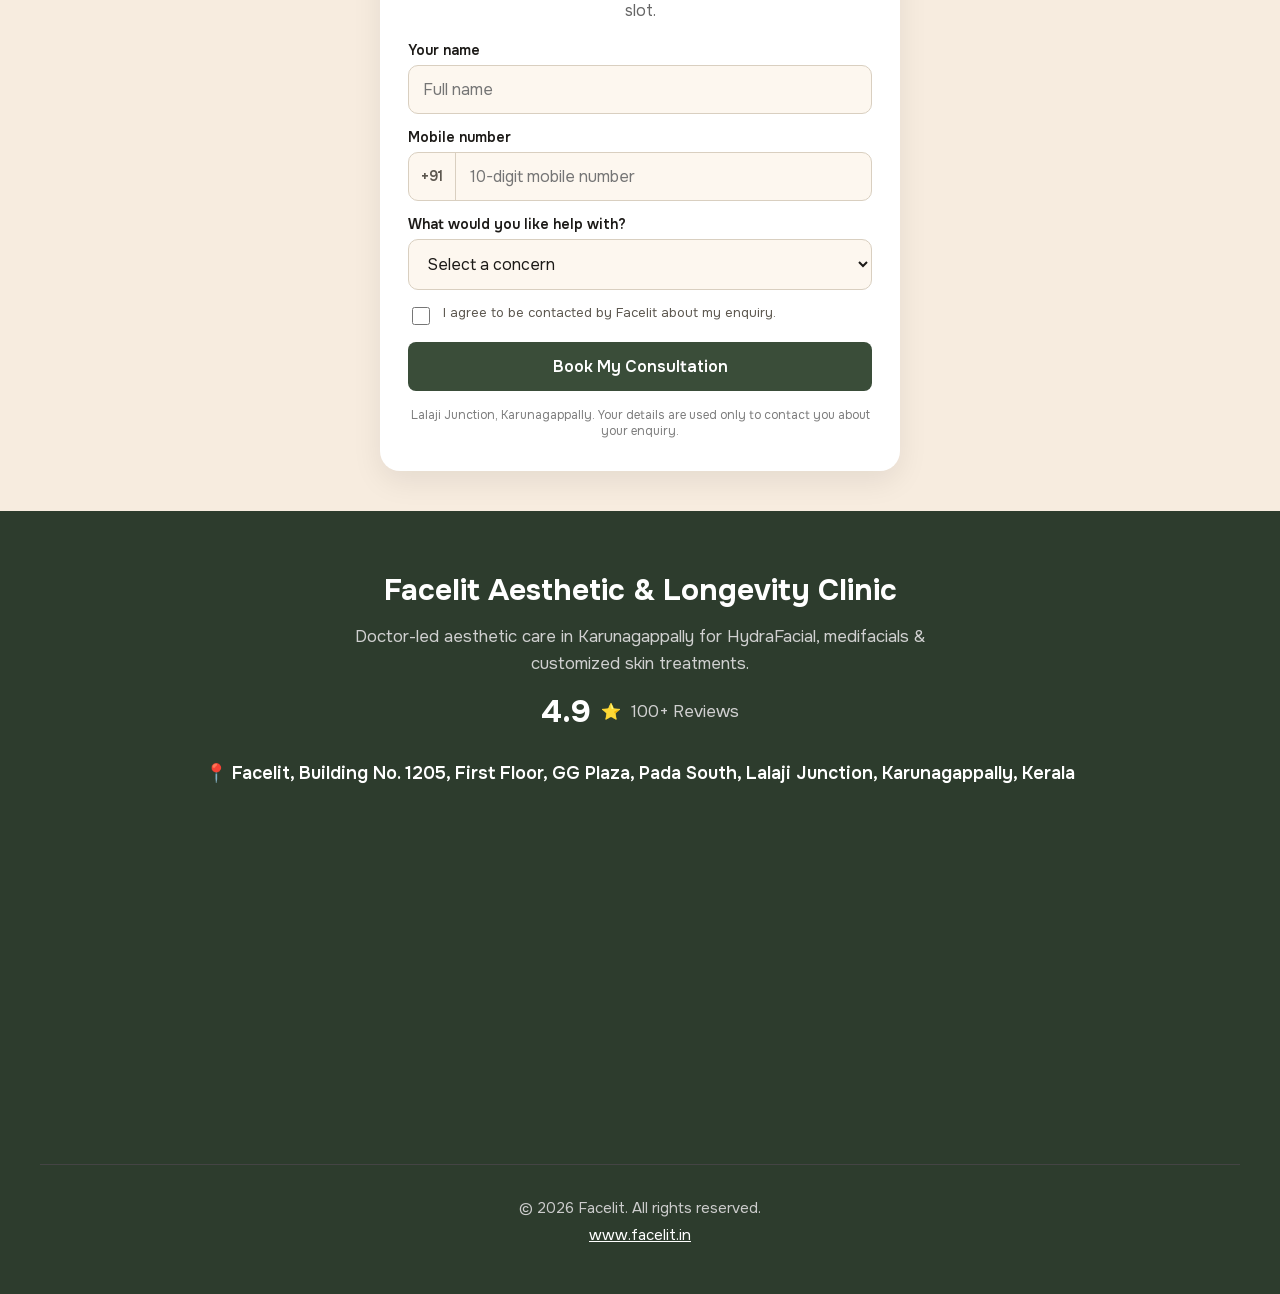
<file: medifacials-karunagappally/index.html>
<!doctype html>
<html lang="en"><head><meta charset="utf-8"><meta name="robots" content="noindex, nofollow"><link rel="icon" type="image/png" sizes="32x32" href="/assets/favicon-32.png"><link rel="icon" type="image/png" sizes="192x192" href="/assets/favicon-192.png"><link rel="apple-touch-icon" href="/assets/apple-touch-icon.png"><meta name="viewport" content="width=device-width,initial-scale=1">
<title>Medifacials in Karunagappally | Facelit Aesthetic &amp; Longevity Clinic</title>
<meta name="description" content="Doctor-led medifacials, HydraFacial and customized skin treatments at Facelit, Lalaji Junction, Karunagappally, Kerala.">
<link rel="preload" as="font" type="font/woff2" href="/assets/fonts/onest-latin.woff2" crossorigin><link rel="preload" as="font" type="font/woff2" href="/assets/fonts/lora-latin.woff2" crossorigin>

<link rel="preload" as="image" href="/assets/medi.webp" fetchpriority="high"><link rel="stylesheet" href="/medifacials/style.css"></head><body>
<header class="top"><a href="/medifacials/"><img src="/assets/facelit-logo.svg" alt="Facelit" width="140" height="44"></a><a class="btn btn-sm" href="#book">Talk to an Expert</a></header>
<main>
<section class="hero"><div class="wrap hero-grid"><div>
<h1>Karunagappally’s <span class="ul">Doctor-Led Clinic for Glow,</span> Hydration &amp; Advanced Skin Treatments</h1>
<p class="lead">Experience instant glow with our premium HydraFacial, Hollywood Peel &amp; customized skin treatments. Doctor-led care at Facelit, Lalaji Junction, Karunagappally</p>
<ul class="checks"><li>Done with dull, tired skin from Kerala’s humidity, sun &amp; monsoon weather?</li><li>Searching “best medi facial in Karunagappally”? Meet the physician-led team at Facelit, Lalaji Junction</li><li>HydraFacial, medifacials, chemical peels, microneedling &amp; Pico laser, all under one roof</li></ul>
<a class="btn" href="#book">Check Slot Availability This Week</a></div>
<div class="hero-img"><div class="img-wrap"><img fetchpriority="high" decoding="async" src="/assets/medi.webp" alt="Medifacial treatment" width="1200" height="599"><div class="smart-aging-card"><p class="smart-aging-heading">Facelit Aesthetic &amp; Longevity Clinic</p></div></div>
<div class="stats-box"><div class="stat"><div class="num">10+</div><div class="label">Years Experience</div></div><div class="divider"></div><div class="stat"><div class="num">5000+</div><div class="label">Happy Patients</div></div><div class="divider"></div><div class="stat"><div class="num">4.9★</div><div class="label">Google Rating</div></div></div></div></div>
<div class="marquee"><div class="track"><span>“Instant glow magic” – Priya</span><span>“Glass skin achieved” – Aishwarya</span><span>“No more dullness” – Sneha</span><span>“Best facial ever” – Meghana</span><span>“Zero redness, wow” – Rhea</span><span>“Party-ready in 60mins” – Nisha</span><span>“One Stop solution” – Brian</span><span>“Finally found my clinic” – Divya</span><span>“Instant glow magic” – Priya</span><span>“Glass skin achieved” – Aishwarya</span><span>“No more dullness” – Sneha</span><span>“Best facial ever” – Meghana</span><span>“Zero redness, wow” – Rhea</span><span>“Party-ready in 60mins” – Nisha</span><span>“One Stop solution” – Brian</span><span>“Finally found my clinic” – Divya</span></div></div></section>

<section class="wrap doctor-section"><div class="doc-grid"><div><p class="eyebrow">Meet your skin expert</p><h2 class="doctor-name">Dr. Devi KR</h2>
<div class="cred-row"><span class="cred-tag">MBBS</span><span class="cred-tag">MD General Physician</span><span class="cred-tag">Aesthetic &amp; Cosmetic Medicine</span></div>
<p class="cnf-section-text">At Facelit, we believe everyone deserves to look refreshed and confident. Our treatments are designed specifically for concerns like pigmentation, acne, dull skin, and under-eye issues — especially common in Kerala’s humid, sunny climate.</p>
<div class="cnf-features-wrapper"><div class="cnf-feature"><div class="cnf-feature-icon cnf-green">🛡️</div><div class="cnf-feature-text">Medical-Grade Safety</div></div><div class="cnf-feature"><div class="cnf-feature-icon cnf-purple">👩‍⚕️</div><div class="cnf-feature-text">Doctor-Led Treatments</div></div><div class="cnf-feature"><div class="cnf-feature-icon cnf-orange">❤️</div><div class="cnf-feature-text">Personalized Care</div></div><div class="cnf-feature"><div class="cnf-feature-icon cnf-yellow">🏅</div><div class="cnf-feature-text">Proven Results</div></div></div>
<p style="margin-top:24px"><a class="btn" href="#book">Speak to Our Skin Expert</a></p></div>
<img class="doc-img" loading="lazy" decoding="async" src="/assets/devi.webp" alt="Dr. Devi KR" width="1143" height="1376"></div></section>

<section class="wrap center"><h2 class="h2">Our treatments include</h2><div class="tgrid"><figure class="tcard"><img loading="lazy" decoding="async" src="/assets/1-6.webp" alt="Hydrafacial" width="1080" height="1350"><figcaption>Hydrafacial</figcaption></figure><figure class="tcard"><img loading="lazy" decoding="async" src="/assets/2-5.webp" alt="Micro Needling" width="1080" height="1350"><figcaption>Micro Needling</figcaption></figure><figure class="tcard"><img loading="lazy" decoding="async" src="/assets/3-3.webp" alt="Pico Laser Therapy" width="1080" height="1350"><figcaption>Pico Laser Therapy</figcaption></figure><figure class="tcard"><img loading="lazy" decoding="async" src="/assets/4-5.webp" alt="Advanced Chemical Peel" width="1080" height="1350"><figcaption>Advanced Chemical Peel</figcaption></figure><figure class="tcard"><img loading="lazy" decoding="async" src="/assets/5-5.webp" alt="Microdermabrasion" width="1080" height="1350"><figcaption>Microdermabrasion</figcaption></figure><figure class="tcard"><img loading="lazy" decoding="async" src="/assets/6-5.webp" alt="HIFU Treatment" width="1080" height="1350"><figcaption>HIFU Treatment</figcaption></figure><figure class="tcard"><img loading="lazy" decoding="async" src="/assets/7-5.webp" alt="Bollywood Facial" width="1080" height="1350"><figcaption>Bollywood Facial</figcaption></figure><figure class="tcard"><img loading="lazy" decoding="async" src="/assets/8-4.webp" alt="Skin Boosters" width="1080" height="1350"><figcaption>Skin Boosters</figcaption></figure></div><p><a class="btn" href="#book">Book a Skin Consultation</a></p></section>
<section class="reviews"><div class="center"><h2 class="h2">Happy Patients, Great Results!</h2><p class="sub">With a rating of 4.9 our commitment and patients satisfaction speaks for itself.</p></div>
<div class="review-section"><div class="review-track"><div class="review-card"><div><div class="review-header"><div class="review-user"><div class="avatar">P</div><div><div class="name">Priya S</div><div class="google">Google Review</div></div></div></div><div class="stars">★★★★★</div><div class="review-title">Hydrafacial</div><div class="review-text">My skin felt instantly clean, glowing, and hydrated after just one session.</div></div></div><div class="review-card"><div><div class="review-header"><div class="review-user"><div class="avatar">A</div><div><div class="name">Anjali R</div><div class="google">Google Review</div></div></div></div><div class="stars">★★★★★</div><div class="review-title">HIFU</div><div class="review-text">Noticeable tightening in a few weeks. Completely non-surgical and effective.</div></div></div><div class="review-card"><div><div class="review-header"><div class="review-user"><div class="avatar">K</div><div><div class="name">Kavya M</div><div class="google">Google Review</div></div></div></div><div class="stars">★★★★★</div><div class="review-title">Microdermabrasion</div><div class="review-text">My skin texture improved so much. Smooth and fresh after the treatment.</div></div></div><div class="review-card"><div><div class="review-header"><div class="review-user"><div class="avatar">S</div><div><div class="name">Sneha P</div><div class="google">Google Review</div></div></div></div><div class="stars">★★★★★</div><div class="review-title">Microneedling</div><div class="review-text">Helped reduce acne scars and improved overall skin quality.</div></div></div><div class="review-card"><div><div class="review-header"><div class="review-user"><div class="avatar">D</div><div><div class="name">Divya K</div><div class="google">Google Review</div></div></div></div><div class="stars">★★★★★</div><div class="review-title">Pico Laser</div><div class="review-text">Great for pigmentation. My skin tone looks much more even now.</div></div></div><div class="review-card"><div><div class="review-header"><div class="review-user"><div class="avatar">R</div><div><div class="name">Riya T</div><div class="google">Google Review</div></div></div></div><div class="stars">★★★★★</div><div class="review-title">Hollywood Facial</div><div class="review-text">Perfect glow before an event. Skin looked instantly brighter.</div></div></div><div class="review-card"><div><div class="review-header"><div class="review-user"><div class="avatar">M</div><div><div class="name">Meera J</div><div class="google">Google Review</div></div></div></div><div class="stars">★★★★★</div><div class="review-title">Chemical Peel</div><div class="review-text">Reduced acne marks and improved clarity. Very professional treatment.</div></div></div><div class="review-card"><div><div class="review-header"><div class="review-user"><div class="avatar">N</div><div><div class="name">Nisha V</div><div class="google">Google Review</div></div></div></div><div class="stars">★★★★★</div><div class="review-title">Skin Boosters</div><div class="review-text">Skin feels deeply hydrated and youthful. Subtle but powerful results.</div></div></div><div class="review-card"><div><div class="review-header"><div class="review-user"><div class="avatar">P</div><div><div class="name">Priya S</div><div class="google">Google Review</div></div></div></div><div class="stars">★★★★★</div><div class="review-title">Hydrafacial</div><div class="review-text">My skin felt instantly clean, glowing, and hydrated after just one session.</div></div></div><div class="review-card"><div><div class="review-header"><div class="review-user"><div class="avatar">A</div><div><div class="name">Anjali R</div><div class="google">Google Review</div></div></div></div><div class="stars">★★★★★</div><div class="review-title">HIFU</div><div class="review-text">Noticeable tightening in a few weeks. Completely non-surgical and effective.</div></div></div><div class="review-card"><div><div class="review-header"><div class="review-user"><div class="avatar">K</div><div><div class="name">Kavya M</div><div class="google">Google Review</div></div></div></div><div class="stars">★★★★★</div><div class="review-title">Microdermabrasion</div><div class="review-text">My skin texture improved so much. Smooth and fresh after the treatment.</div></div></div><div class="review-card"><div><div class="review-header"><div class="review-user"><div class="avatar">S</div><div><div class="name">Sneha P</div><div class="google">Google Review</div></div></div></div><div class="stars">★★★★★</div><div class="review-title">Microneedling</div><div class="review-text">Helped reduce acne scars and improved overall skin quality.</div></div></div><div class="review-card"><div><div class="review-header"><div class="review-user"><div class="avatar">D</div><div><div class="name">Divya K</div><div class="google">Google Review</div></div></div></div><div class="stars">★★★★★</div><div class="review-title">Pico Laser</div><div class="review-text">Great for pigmentation. My skin tone looks much more even now.</div></div></div><div class="review-card"><div><div class="review-header"><div class="review-user"><div class="avatar">R</div><div><div class="name">Riya T</div><div class="google">Google Review</div></div></div></div><div class="stars">★★★★★</div><div class="review-title">Hollywood Facial</div><div class="review-text">Perfect glow before an event. Skin looked instantly brighter.</div></div></div><div class="review-card"><div><div class="review-header"><div class="review-user"><div class="avatar">M</div><div><div class="name">Meera J</div><div class="google">Google Review</div></div></div></div><div class="stars">★★★★★</div><div class="review-title">Chemical Peel</div><div class="review-text">Reduced acne marks and improved clarity. Very professional treatment.</div></div></div><div class="review-card"><div><div class="review-header"><div class="review-user"><div class="avatar">N</div><div><div class="name">Nisha V</div><div class="google">Google Review</div></div></div></div><div class="stars">★★★★★</div><div class="review-title">Skin Boosters</div><div class="review-text">Skin feels deeply hydrated and youthful. Subtle but powerful results.</div></div></div></div></div><p class="center"><a class="btn" href="#book">Get upto 20% off - Contact us Now</a></p></section>

<section class="wrap skin-unique-section"><div class="skin-tags"><span class="tag">Dull skin?</span><span class="tag">Uneven tone?</span><span class="tag">Pigmentation?</span><span class="tag">Rough texture?</span><span class="tag">Dehydration?</span></div>
<h2 class="skin-heading">Your Skin Is Unique —<br><span>Your Medi-Facial Should Be Too.</span></h2><p class="skin-subtext">We analyze your unique skin concerns and craft a personalized treatment plan that addresses your specific needs.</p>
<img class="banner" loading="lazy" decoding="async" src="/assets/medifacials1.webp" alt="" width="1080" height="1080"><p><a class="btn" href="#book">Check Slot Availability This Week</a></p></section>


<section class="wrap center reels-sec"><h2 class="h2">Hear It From Our Doctors</h2><p class="sub">Tap play to watch, with sound, right here.</p><div class="reels"><div class="reel"><iframe data-src="https://www.instagram.com/reel/DeduHsXqx8b/embed/" title="Facelit reel 1" allow="encrypted-media" allowfullscreen></iframe></div><div class="reel"><iframe data-src="https://www.instagram.com/reel/DeO4g7Zqv5_/embed/" title="Facelit reel 2" allow="encrypted-media" allowfullscreen></iframe></div><div class="reel"><iframe data-src="https://www.instagram.com/reel/Dd8uJi2KHnc/embed/" title="Facelit reel 3" allow="encrypted-media" allowfullscreen></iframe></div><div class="reel"><iframe data-src="https://www.instagram.com/reel/Dca7sCYyDqZ/embed/" title="Facelit reel 4" allow="encrypted-media" allowfullscreen></iframe></div><div class="reel"><iframe data-src="https://www.instagram.com/reel/DXcIuaDiSrV/embed/" title="Facelit reel 5" allow="encrypted-media" allowfullscreen></iframe></div></div></section>
<section class="cnf-vs"><div class="cnf-vs-grid">
<div class="cnf-card cnf-problem"><span class="cnf-badge">⚠️ Others</span><h2>Why Conventional Skin Treatments Often Fall Short</h2><ul><li>Superficial approaches that treat symptoms, not the underlying cause.</li><li>One-size-fits-all protocols with no personalized skin assessment.</li><li>Temporary improvements and inconsistent results.</li><li>Products or treatments that may irritate sensitive skin without proper evaluation.</li></ul></div>
<div class="cnf-card cnf-solution"><span class="cnf-badge">✨ Facelit Aesthetic &amp; Longevity Clinic</span><h2>Why Our Clinical Approach Delivers Lasting Change</h2><ul><li>Root-cause evaluation by trained Aesthetic &amp; Cosmetic Consultants.</li><li>Personalized treatment plans — never generic templates.</li><li>Combination of proven technologies: HydraFacial, lasers, chemical peels, microneedling, medi-facials.</li><li>Medical-grade machines &amp; high-potency actives for deeper, longer-lasting results.</li></ul></div></div>
<p class="cnf-note">All treatments are tailored for Indian skin types and delivered in a comfortable clinic environment with progress tracking after each session.</p><p class="center"><a class="btn" href="#book">Talk to Us — We're Available Now</a></p></section>

<section class="benefits-wrap"><div class="center"><h2 class="h2">Why Medical-Grade Medi-Facials?</h2><p class="sub">Experience the difference that clinical expertise and advanced technology make.</p></div><div class="benefits-section"><div class="benefit-card"><div class="benefit-icon">🛡️</div><h3>Doctor-Approved</h3><p>Treatments planned and supervised by a physician</p></div><div class="benefit-card"><div class="benefit-icon">💧</div><h3>Instant Glow & Hydration</h3><p>See visible results from day one</p></div><div class="benefit-card"><div class="benefit-icon">🌞</div><h3>Pigmentation & Tan Reduction</h3><p>Even out your skin tone naturally</p></div><div class="benefit-card"><div class="benefit-icon">✨</div><h3>Acne & Texture Improvement</h3><p>Smoother, clearer skin over a course of sessions</p></div><div class="benefit-card"><div class="benefit-icon">⏱️</div><h3>No Downtime, High Safety</h3><p>Return to your routine immediately</p></div></div><p class="center" style="padding:24px 0"><a class="btn" href="#book">Speak to Our Skin Expert Now</a></p></section>
<section class="wrap faq-sec"><h2 class="h2 center">Frequently Asked Questions</h2><div class="faq"><details><summary>What is a medifacial?</summary><p>A medifacial is a clinic-based facial that goes beyond a regular salon facial. It uses medical-grade devices and active ingredients, chosen after your skin has been assessed by a doctor.</p></details><details><summary>Do I need a consultation first?</summary><p>Yes. Every plan starts with a consultation where the doctor understands your skin concerns, skin type and goals, and then recommends the treatment that suits you.</p></details><details><summary>Which treatments do you offer?</summary><p>Medifacials, HydraFacial, chemical peels, microneedling and Pico laser, among others. Which one is right for you is decided at your consultation.</p></details><details><summary>Is it suitable for Kerala’s humid, sunny climate?</summary><p>Yes. Your plan takes your skin type and our local climate into account, since humidity, sun exposure and sweat all affect skin concerns like dullness, pigmentation and acne.</p></details><details><summary>Is there any downtime?</summary><p>It depends on the treatment. Gentle treatments like HydraFacial usually let you return to your routine the same day, while peels or laser can cause temporary redness or peeling. Your doctor will tell you what to expect.</p></details><details><summary>How many sessions will I need?</summary><p>This varies from person to person. The doctor advises on the number of sessions after assessing your skin. Results vary between individuals.</p></details><details><summary>How much does it cost?</summary><p>The cost depends on the treatment and the number of sessions. You’ll get clear information at your consultation, before you decide on anything.</p></details><details><summary>Where is the clinic and how do I book?</summary><p>We’re at Building No. 1205, First Floor, GG Plaza, Pada South, Lalaji Junction, Karunagappally. Book on <a href="#book" data-lead="whatsapp">WhatsApp</a> or call <a href="#book" data-lead="call">+91 77366 99391</a>.</p></details></div></section>
<section class="book-sec" id="book"><div class="book-box"><h2 class="h2">Book Your Skin Consultation</h2><p class="sub">Share your details and our team will call you to confirm your slot.</p>
<form id="leadForm" class="lead-form" novalidate><div class="hp" aria-hidden="true"><input type="text" name="website" tabindex="-1" autocomplete="off"></div>
<label>Your name<input name="name" type="text" autocomplete="name" required maxlength="80" placeholder="Full name"></label>
<label>Mobile number<span class="ph"><i>+91</i><input name="phone" type="tel" inputmode="numeric" autocomplete="tel-national" required maxlength="10" placeholder="10-digit mobile number"></span></label>
<label>What would you like help with?<select name="concern" required><option value="">Select a concern</option><option>Dull or tired skin</option><option>Pigmentation or tan</option><option>Acne or acne marks</option><option>HydraFacial / Medifacial</option><option>Chemical peel or microneedling</option><option>Pico laser</option><option>Not sure, need a doctor’s advice</option></select></label>
<label class="chk"><input type="checkbox" name="consent" required><span>I agree to be contacted by Facelit about my enquiry.</span></label>
<button class="btn" type="submit">Book My Consultation</button><p class="fmsg" role="status" aria-live="polite"></p></form>
<p class="fnote">Lalaji Junction, Karunagappally. Your details are used only to contact you about your enquiry.</p></div></section>
</main>
<footer class="cnf-footer"><div class="footer-container"><div><div class="footer-title">Facelit Aesthetic &amp; Longevity Clinic</div><p class="footer-text">Doctor-led aesthetic care in Karunagappally for HydraFacial, medifacials &amp; customized skin treatments.</p><div class="footer-rating"><span class="rating-number">4.9</span><span class="rating-star">⭐</span><span class="rating-reviews">100+ Reviews</span></div></div>
<div class="loc-box"><p>📍 Facelit, Building No. 1205, First Floor, GG Plaza, Pada South, Lalaji Junction, Karunagappally, Kerala</p></div><iframe class="map" title="Facelit Aesthetic &amp; Longevity Clinic location" referrerpolicy="no-referrer-when-downgrade" data-src="https://www.google.com/maps?q=Facelit%20Aesthetic%20and%20Longevity%20Clinic%2C%20Karunagappally&amp;output=embed"></iframe>
<div class="footer-divider"></div><div class="footer-bottom">© 2026 Facelit. All rights reserved.<br><a href="https://facelit.in/">www.facelit.in</a></div></div></footer>
<div class="sticky"><a class="btn btn-call" href="#book" data-lead="call">Call Clinic</a><a class="btn btn-wa" href="#book" data-lead="whatsapp">WhatsApp</a></div>
<dialog id="leadDlg"><button type="button" class="dlg-x" aria-label="Close">&times;</button><h2 class="dlg-title"></h2><p class="sub dlg-sub"></p><div class="dlg-form"></div><p class="fnote">Lalaji Junction, Karunagappally. Your details are used only to contact you about your enquiry.</p></dialog>
<script>(function(){
var TEL="tel:+917736699391",WA="917736699391",main=document.getElementById("leadForm"),dlg=document.getElementById("leadDlg"),via="";
var f2=document.createElement("form");f2.className="lead-form";f2.noValidate=true;f2.innerHTML=main.innerHTML;dlg.querySelector(".dlg-form").appendChild(f2);
function wire(f,done){var m=f.querySelector(".fmsg"),b=f.querySelector("button[type=submit]");
f.addEventListener("submit",function(e){e.preventDefault();m.className="fmsg";var d=Object.fromEntries(new FormData(f));d.consent=f.elements.consent.checked;d.via=f===f2?via:"form";d.city="Karunagappally";var p=d.phone.replace(/\D/g,"");
if(!d.name.trim()||!/^[6-9]\d{9}$/.test(p)||!d.concern||!d.consent){m.textContent="Please enter your name, a valid 10-digit mobile number, choose a concern and tick the consent box.";m.className="fmsg err";return}
var label=b.textContent;b.disabled=true;b.textContent="Sending...";
fetch("/api/lead",{method:"POST",headers:{"Content-Type":"application/json"},body:JSON.stringify(d)}).then(function(r){if(!r.ok)throw 0;done(d)}).catch(function(){m.innerHTML="Sorry, something went wrong. Please call <a href=\""+TEL+"\">+91 77366 99391</a>.";m.className="fmsg err"}).finally(function(){b.disabled=false;b.textContent=label})})}
wire(main,function(){location.href="/thank-you/?c=karunagappally"});
function go(u){var a=document.createElement("a");a.href=u;a.style.display="none";document.body.appendChild(a);a.click()}
wire(f2,function(d){window.dataLayer&&window.dataLayer.push({event:"lead_form_submit",lead_via:via});
go(via==="whatsapp"?"https://wa.me/"+WA+"?text="+encodeURIComponent("Hi Facelit, I am "+d.name+". I would like to book a consultation for: "+d.concern+"."):TEL)});
document.addEventListener("click",function(e){var a=e.target.closest("[data-lead]");if(!a)return;e.preventDefault();via=a.dataset.lead;var w=via==="whatsapp";
dlg.querySelector(".dlg-title").textContent=w?"Chat with us on WhatsApp":"Call our clinic";
dlg.querySelector(".dlg-sub").textContent=w?"Share a few details first, then we’ll open WhatsApp for you.":"Share a few details first, then we’ll connect you to call us.";
f2.querySelector("button[type=submit]").textContent=w?"Continue to WhatsApp":"Continue to Call";f2.querySelector(".fmsg").textContent="";dlg.showModal()});
dlg.querySelector(".dlg-x").onclick=function(){dlg.close()};dlg.addEventListener("click",function(e){if(e.target===dlg)dlg.close()});
})();</script>

<script src="/assets/lazy-embeds.js" defer></script></body></html>
</file>
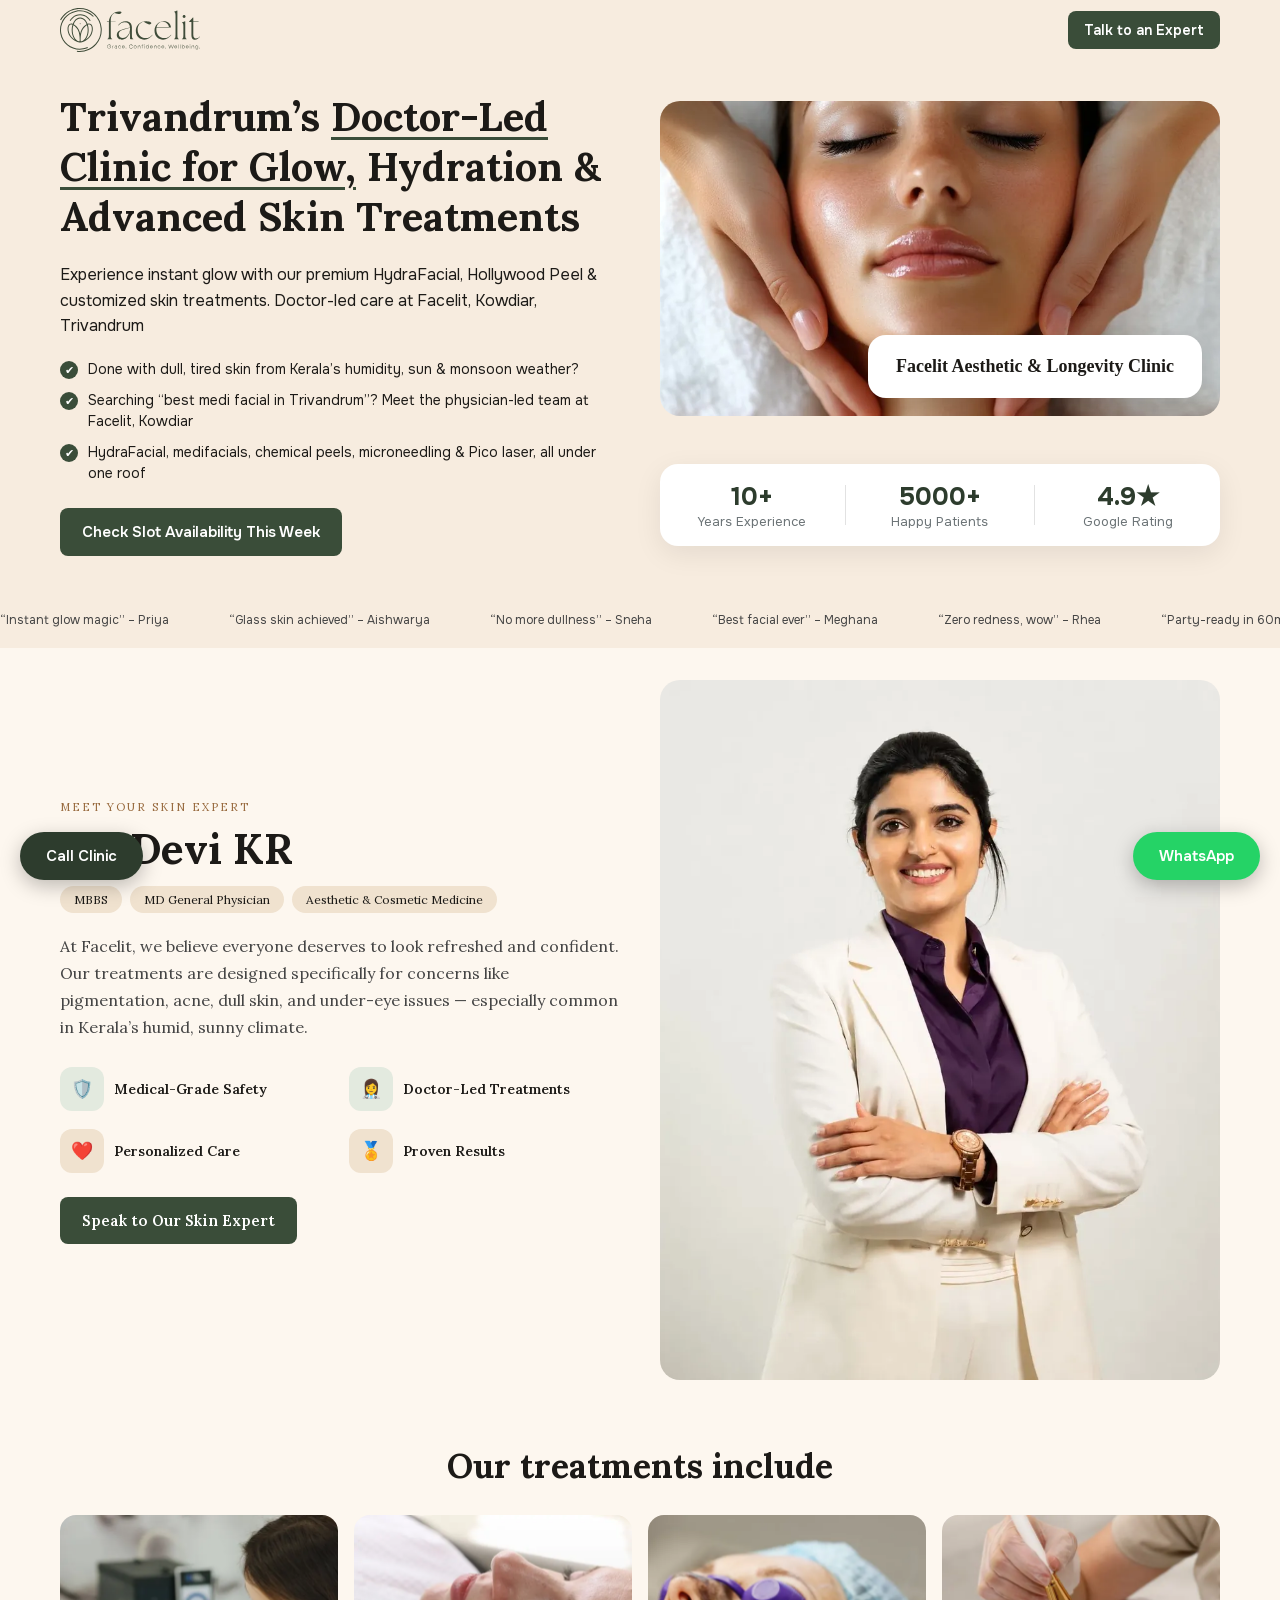
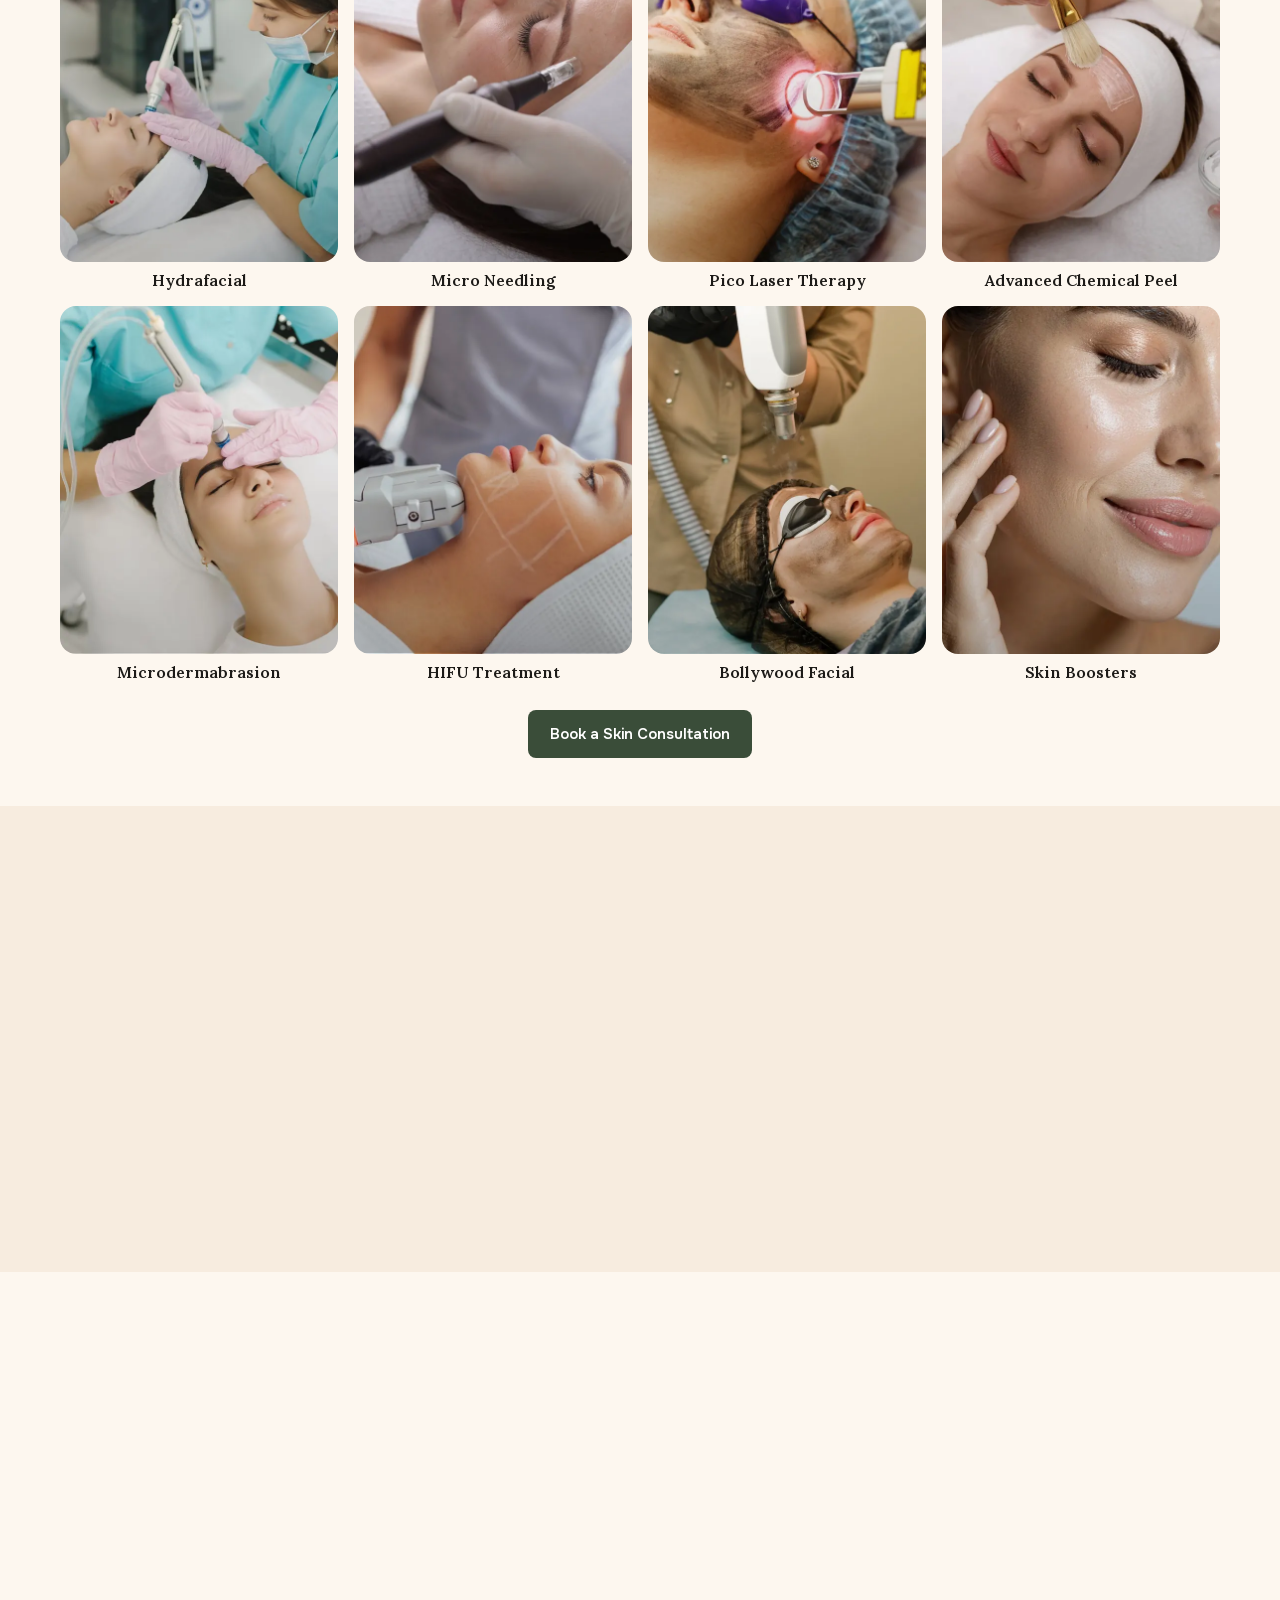
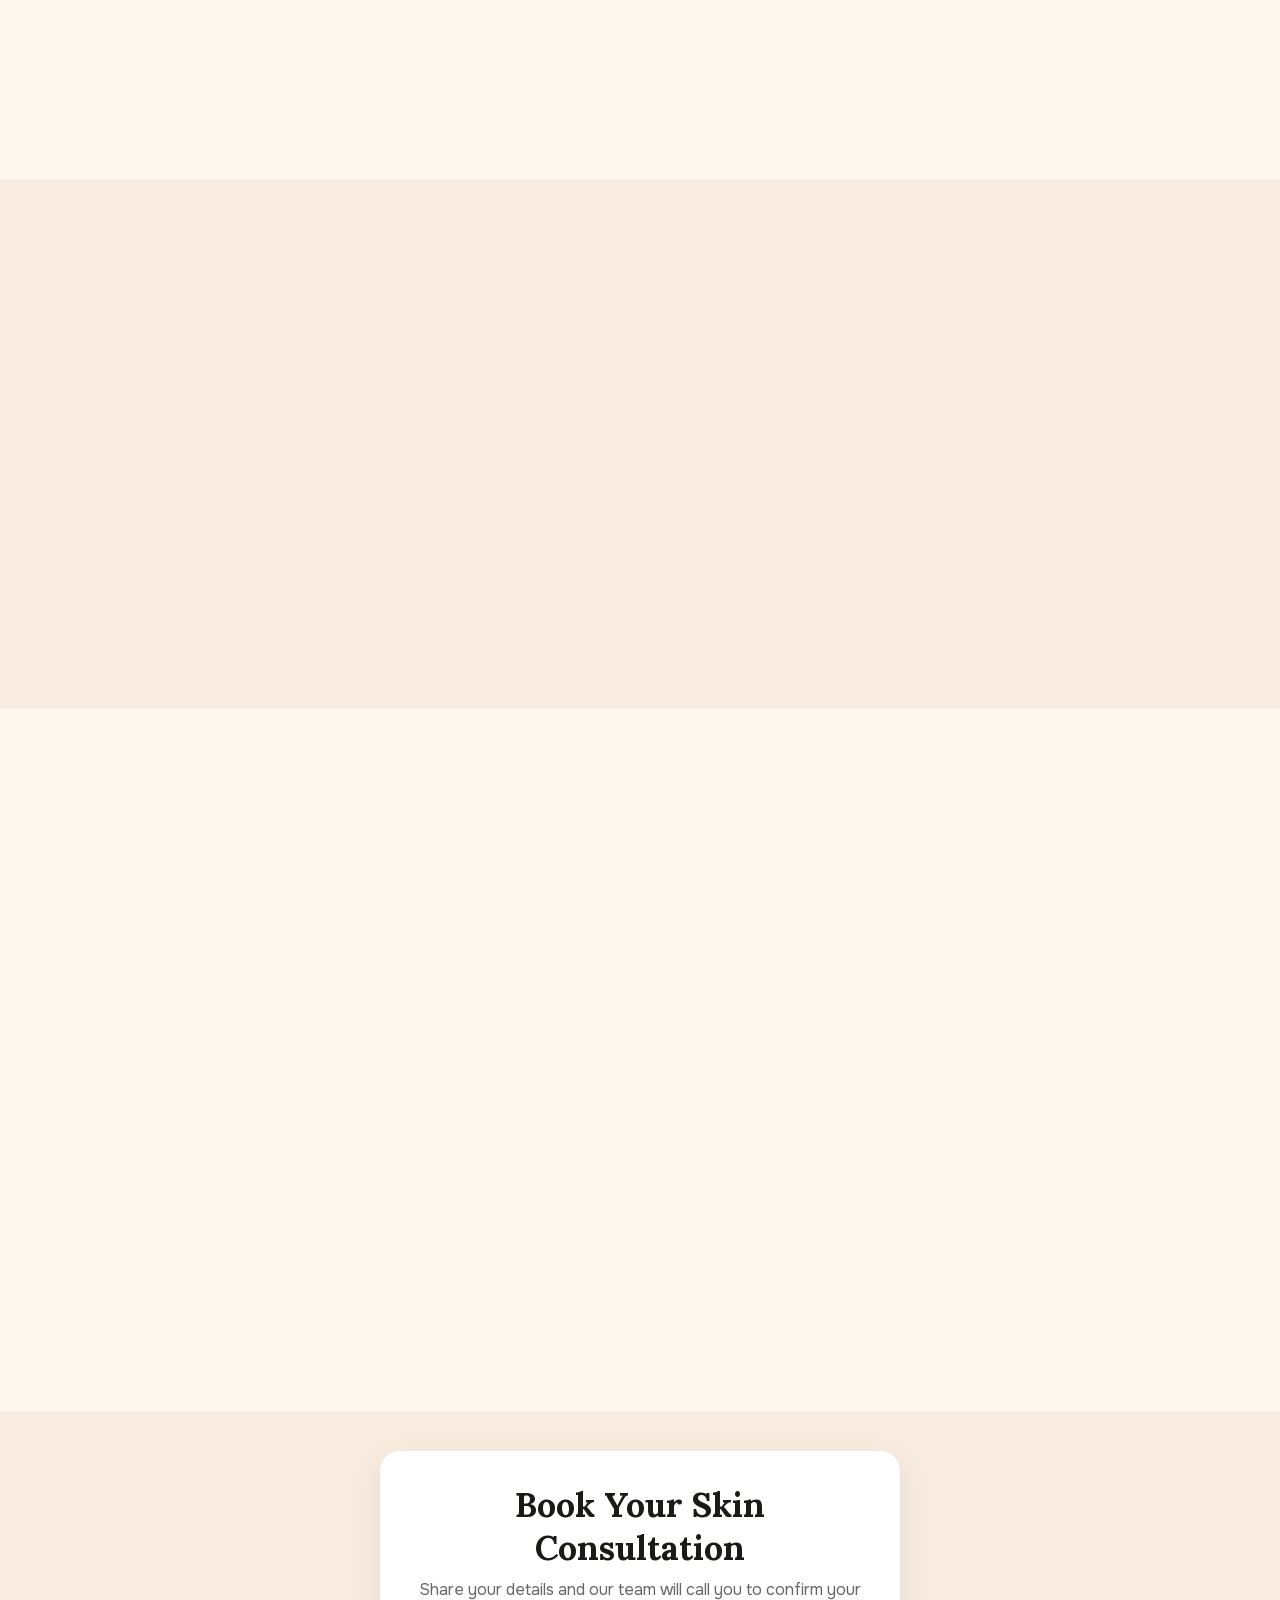
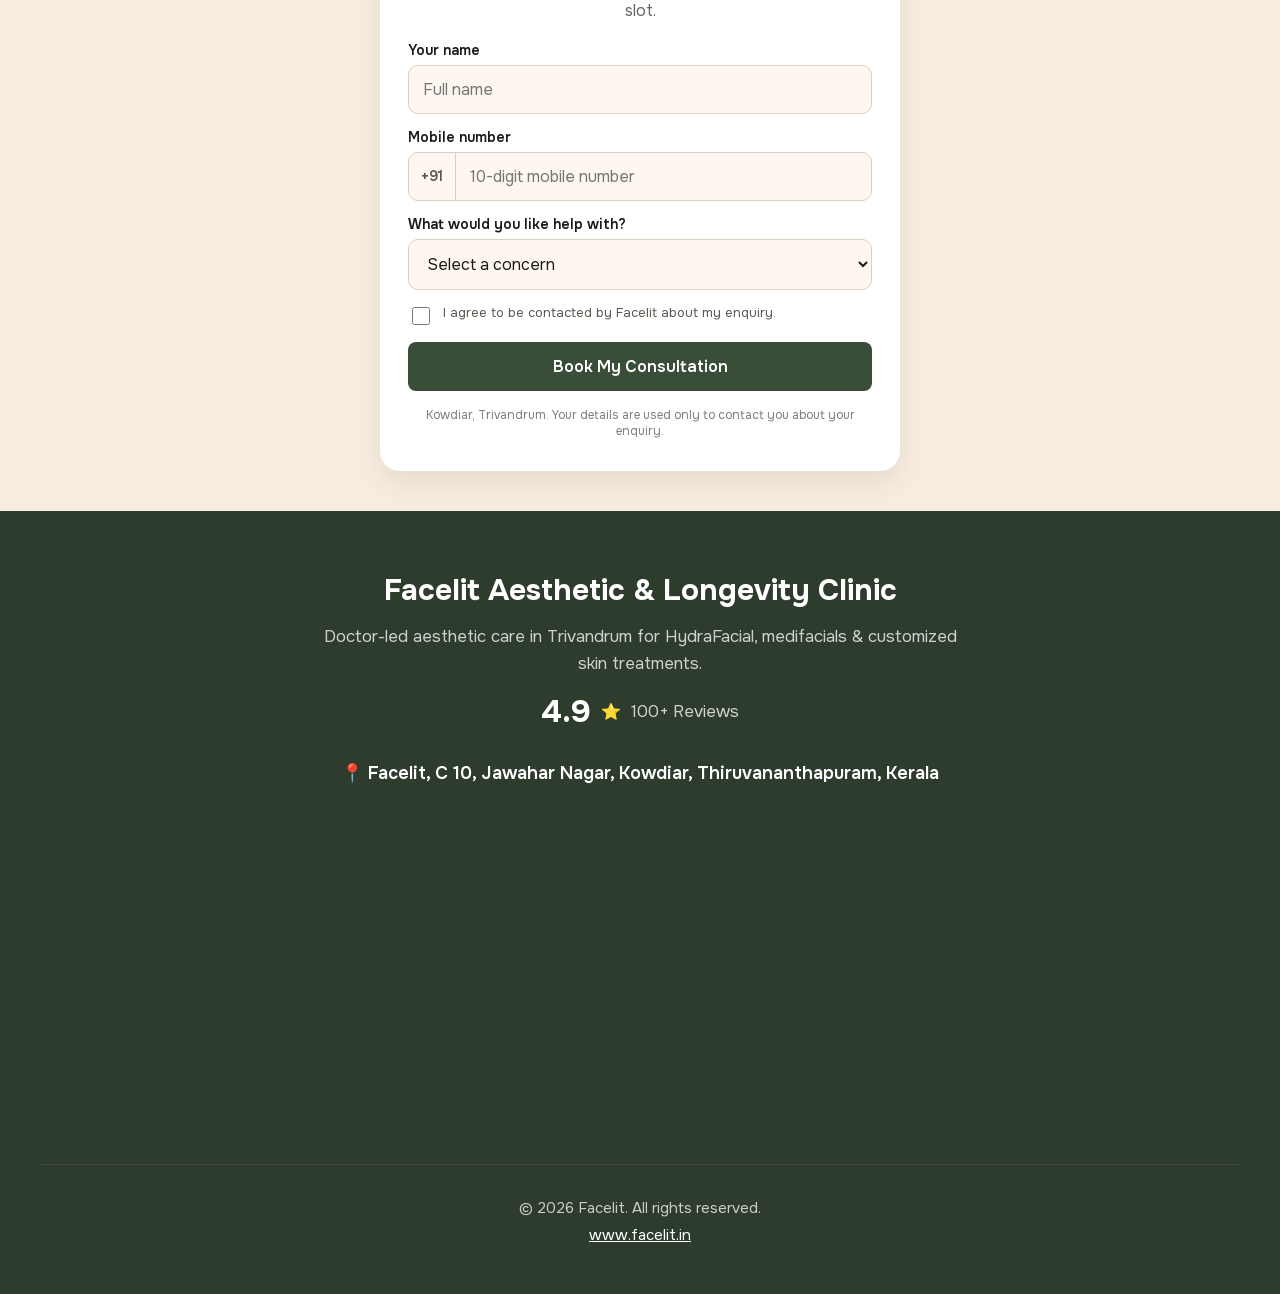
<file: medifacials/index.html>
<!doctype html>
<html lang="en"><head><meta charset="utf-8"><meta name="robots" content="noindex, nofollow"><link rel="icon" type="image/png" sizes="32x32" href="/assets/favicon-32.png"><link rel="icon" type="image/png" sizes="192x192" href="/assets/favicon-192.png"><link rel="apple-touch-icon" href="/assets/apple-touch-icon.png"><meta name="viewport" content="width=device-width,initial-scale=1">
<title>Medifacials in Trivandrum | Facelit Aesthetic &amp; Longevity Clinic</title>
<meta name="description" content="Doctor-led medifacials, HydraFacial and customized skin treatments at Facelit, Kowdiar, Trivandrum, Kerala.">
<link rel="preload" as="font" type="font/woff2" href="/assets/fonts/onest-latin.woff2" crossorigin><link rel="preload" as="font" type="font/woff2" href="/assets/fonts/lora-latin.woff2" crossorigin>

<link rel="preload" as="image" href="/assets/medi.webp" fetchpriority="high"><link rel="stylesheet" href="/medifacials/style.css"></head><body>
<header class="top"><a href="/medifacials/"><img src="/assets/facelit-logo.svg" alt="Facelit" width="140" height="44"></a><a class="btn btn-sm" href="#book">Talk to an Expert</a></header>
<main>
<section class="hero"><div class="wrap hero-grid"><div>
<h1>Trivandrum’s <span class="ul">Doctor-Led Clinic for Glow,</span> Hydration &amp; Advanced Skin Treatments</h1>
<p class="lead">Experience instant glow with our premium HydraFacial, Hollywood Peel &amp; customized skin treatments. Doctor-led care at Facelit, Kowdiar, Trivandrum</p>
<ul class="checks"><li>Done with dull, tired skin from Kerala’s humidity, sun &amp; monsoon weather?</li><li>Searching “best medi facial in Trivandrum”? Meet the physician-led team at Facelit, Kowdiar</li><li>HydraFacial, medifacials, chemical peels, microneedling &amp; Pico laser, all under one roof</li></ul>
<a class="btn" href="#book">Check Slot Availability This Week</a></div>
<div class="hero-img"><div class="img-wrap"><img fetchpriority="high" decoding="async" src="/assets/medi.webp" alt="Medifacial treatment" width="1200" height="599"><div class="smart-aging-card"><p class="smart-aging-heading">Facelit Aesthetic &amp; Longevity Clinic</p></div></div>
<div class="stats-box"><div class="stat"><div class="num">10+</div><div class="label">Years Experience</div></div><div class="divider"></div><div class="stat"><div class="num">5000+</div><div class="label">Happy Patients</div></div><div class="divider"></div><div class="stat"><div class="num">4.9★</div><div class="label">Google Rating</div></div></div></div></div>
<div class="marquee"><div class="track"><span>“Instant glow magic” – Priya</span><span>“Glass skin achieved” – Aishwarya</span><span>“No more dullness” – Sneha</span><span>“Best facial ever” – Meghana</span><span>“Zero redness, wow” – Rhea</span><span>“Party-ready in 60mins” – Nisha</span><span>“One Stop solution” – Brian</span><span>“Finally found my clinic” – Divya</span><span>“Instant glow magic” – Priya</span><span>“Glass skin achieved” – Aishwarya</span><span>“No more dullness” – Sneha</span><span>“Best facial ever” – Meghana</span><span>“Zero redness, wow” – Rhea</span><span>“Party-ready in 60mins” – Nisha</span><span>“One Stop solution” – Brian</span><span>“Finally found my clinic” – Divya</span></div></div></section>

<section class="wrap doctor-section"><div class="doc-grid"><div><p class="eyebrow">Meet your skin expert</p><h2 class="doctor-name">Dr. Devi KR</h2>
<div class="cred-row"><span class="cred-tag">MBBS</span><span class="cred-tag">MD General Physician</span><span class="cred-tag">Aesthetic &amp; Cosmetic Medicine</span></div>
<p class="cnf-section-text">At Facelit, we believe everyone deserves to look refreshed and confident. Our treatments are designed specifically for concerns like pigmentation, acne, dull skin, and under-eye issues — especially common in Kerala’s humid, sunny climate.</p>
<div class="cnf-features-wrapper"><div class="cnf-feature"><div class="cnf-feature-icon cnf-green">🛡️</div><div class="cnf-feature-text">Medical-Grade Safety</div></div><div class="cnf-feature"><div class="cnf-feature-icon cnf-purple">👩‍⚕️</div><div class="cnf-feature-text">Doctor-Led Treatments</div></div><div class="cnf-feature"><div class="cnf-feature-icon cnf-orange">❤️</div><div class="cnf-feature-text">Personalized Care</div></div><div class="cnf-feature"><div class="cnf-feature-icon cnf-yellow">🏅</div><div class="cnf-feature-text">Proven Results</div></div></div>
<p style="margin-top:24px"><a class="btn" href="#book">Speak to Our Skin Expert</a></p></div>
<img class="doc-img" loading="lazy" decoding="async" src="/assets/devi.webp" alt="Dr. Devi KR" width="1143" height="1376"></div></section>

<section class="wrap center"><h2 class="h2">Our treatments include</h2><div class="tgrid"><figure class="tcard"><img loading="lazy" decoding="async" src="/assets/1-6.webp" alt="Hydrafacial" width="1080" height="1350"><figcaption>Hydrafacial</figcaption></figure><figure class="tcard"><img loading="lazy" decoding="async" src="/assets/2-5.webp" alt="Micro Needling" width="1080" height="1350"><figcaption>Micro Needling</figcaption></figure><figure class="tcard"><img loading="lazy" decoding="async" src="/assets/3-3.webp" alt="Pico Laser Therapy" width="1080" height="1350"><figcaption>Pico Laser Therapy</figcaption></figure><figure class="tcard"><img loading="lazy" decoding="async" src="/assets/4-5.webp" alt="Advanced Chemical Peel" width="1080" height="1350"><figcaption>Advanced Chemical Peel</figcaption></figure><figure class="tcard"><img loading="lazy" decoding="async" src="/assets/5-5.webp" alt="Microdermabrasion" width="1080" height="1350"><figcaption>Microdermabrasion</figcaption></figure><figure class="tcard"><img loading="lazy" decoding="async" src="/assets/6-5.webp" alt="HIFU Treatment" width="1080" height="1350"><figcaption>HIFU Treatment</figcaption></figure><figure class="tcard"><img loading="lazy" decoding="async" src="/assets/7-5.webp" alt="Bollywood Facial" width="1080" height="1350"><figcaption>Bollywood Facial</figcaption></figure><figure class="tcard"><img loading="lazy" decoding="async" src="/assets/8-4.webp" alt="Skin Boosters" width="1080" height="1350"><figcaption>Skin Boosters</figcaption></figure></div><p><a class="btn" href="#book">Book a Skin Consultation</a></p></section>
<section class="reviews"><div class="center"><h2 class="h2">Happy Patients, Great Results!</h2><p class="sub">With a rating of 4.9 our commitment and patients satisfaction speaks for itself.</p></div>
<div class="review-section"><div class="review-track"><div class="review-card"><div><div class="review-header"><div class="review-user"><div class="avatar">P</div><div><div class="name">Priya S</div><div class="google">Google Review</div></div></div></div><div class="stars">★★★★★</div><div class="review-title">Hydrafacial</div><div class="review-text">My skin felt instantly clean, glowing, and hydrated after just one session.</div></div></div><div class="review-card"><div><div class="review-header"><div class="review-user"><div class="avatar">A</div><div><div class="name">Anjali R</div><div class="google">Google Review</div></div></div></div><div class="stars">★★★★★</div><div class="review-title">HIFU</div><div class="review-text">Noticeable tightening in a few weeks. Completely non-surgical and effective.</div></div></div><div class="review-card"><div><div class="review-header"><div class="review-user"><div class="avatar">K</div><div><div class="name">Kavya M</div><div class="google">Google Review</div></div></div></div><div class="stars">★★★★★</div><div class="review-title">Microdermabrasion</div><div class="review-text">My skin texture improved so much. Smooth and fresh after the treatment.</div></div></div><div class="review-card"><div><div class="review-header"><div class="review-user"><div class="avatar">S</div><div><div class="name">Sneha P</div><div class="google">Google Review</div></div></div></div><div class="stars">★★★★★</div><div class="review-title">Microneedling</div><div class="review-text">Helped reduce acne scars and improved overall skin quality.</div></div></div><div class="review-card"><div><div class="review-header"><div class="review-user"><div class="avatar">D</div><div><div class="name">Divya K</div><div class="google">Google Review</div></div></div></div><div class="stars">★★★★★</div><div class="review-title">Pico Laser</div><div class="review-text">Great for pigmentation. My skin tone looks much more even now.</div></div></div><div class="review-card"><div><div class="review-header"><div class="review-user"><div class="avatar">R</div><div><div class="name">Riya T</div><div class="google">Google Review</div></div></div></div><div class="stars">★★★★★</div><div class="review-title">Hollywood Facial</div><div class="review-text">Perfect glow before an event. Skin looked instantly brighter.</div></div></div><div class="review-card"><div><div class="review-header"><div class="review-user"><div class="avatar">M</div><div><div class="name">Meera J</div><div class="google">Google Review</div></div></div></div><div class="stars">★★★★★</div><div class="review-title">Chemical Peel</div><div class="review-text">Reduced acne marks and improved clarity. Very professional treatment.</div></div></div><div class="review-card"><div><div class="review-header"><div class="review-user"><div class="avatar">N</div><div><div class="name">Nisha V</div><div class="google">Google Review</div></div></div></div><div class="stars">★★★★★</div><div class="review-title">Skin Boosters</div><div class="review-text">Skin feels deeply hydrated and youthful. Subtle but powerful results.</div></div></div><div class="review-card"><div><div class="review-header"><div class="review-user"><div class="avatar">P</div><div><div class="name">Priya S</div><div class="google">Google Review</div></div></div></div><div class="stars">★★★★★</div><div class="review-title">Hydrafacial</div><div class="review-text">My skin felt instantly clean, glowing, and hydrated after just one session.</div></div></div><div class="review-card"><div><div class="review-header"><div class="review-user"><div class="avatar">A</div><div><div class="name">Anjali R</div><div class="google">Google Review</div></div></div></div><div class="stars">★★★★★</div><div class="review-title">HIFU</div><div class="review-text">Noticeable tightening in a few weeks. Completely non-surgical and effective.</div></div></div><div class="review-card"><div><div class="review-header"><div class="review-user"><div class="avatar">K</div><div><div class="name">Kavya M</div><div class="google">Google Review</div></div></div></div><div class="stars">★★★★★</div><div class="review-title">Microdermabrasion</div><div class="review-text">My skin texture improved so much. Smooth and fresh after the treatment.</div></div></div><div class="review-card"><div><div class="review-header"><div class="review-user"><div class="avatar">S</div><div><div class="name">Sneha P</div><div class="google">Google Review</div></div></div></div><div class="stars">★★★★★</div><div class="review-title">Microneedling</div><div class="review-text">Helped reduce acne scars and improved overall skin quality.</div></div></div><div class="review-card"><div><div class="review-header"><div class="review-user"><div class="avatar">D</div><div><div class="name">Divya K</div><div class="google">Google Review</div></div></div></div><div class="stars">★★★★★</div><div class="review-title">Pico Laser</div><div class="review-text">Great for pigmentation. My skin tone looks much more even now.</div></div></div><div class="review-card"><div><div class="review-header"><div class="review-user"><div class="avatar">R</div><div><div class="name">Riya T</div><div class="google">Google Review</div></div></div></div><div class="stars">★★★★★</div><div class="review-title">Hollywood Facial</div><div class="review-text">Perfect glow before an event. Skin looked instantly brighter.</div></div></div><div class="review-card"><div><div class="review-header"><div class="review-user"><div class="avatar">M</div><div><div class="name">Meera J</div><div class="google">Google Review</div></div></div></div><div class="stars">★★★★★</div><div class="review-title">Chemical Peel</div><div class="review-text">Reduced acne marks and improved clarity. Very professional treatment.</div></div></div><div class="review-card"><div><div class="review-header"><div class="review-user"><div class="avatar">N</div><div><div class="name">Nisha V</div><div class="google">Google Review</div></div></div></div><div class="stars">★★★★★</div><div class="review-title">Skin Boosters</div><div class="review-text">Skin feels deeply hydrated and youthful. Subtle but powerful results.</div></div></div></div></div><p class="center"><a class="btn" href="#book">Get upto 20% off - Contact us Now</a></p></section>

<section class="wrap skin-unique-section"><div class="skin-tags"><span class="tag">Dull skin?</span><span class="tag">Uneven tone?</span><span class="tag">Pigmentation?</span><span class="tag">Rough texture?</span><span class="tag">Dehydration?</span></div>
<h2 class="skin-heading">Your Skin Is Unique —<br><span>Your Medi-Facial Should Be Too.</span></h2><p class="skin-subtext">We analyze your unique skin concerns and craft a personalized treatment plan that addresses your specific needs.</p>
<img class="banner" loading="lazy" decoding="async" src="/assets/medifacials1.webp" alt="" width="1080" height="1080"><p><a class="btn" href="#book">Check Slot Availability This Week</a></p></section>


<section class="wrap center reels-sec"><h2 class="h2">Hear It From Our Doctors</h2><p class="sub">Tap play to watch, with sound, right here.</p><div class="reels"><div class="reel"><iframe data-src="https://www.instagram.com/reel/DeduHsXqx8b/embed/" title="Facelit reel 1" allow="encrypted-media" allowfullscreen></iframe></div><div class="reel"><iframe data-src="https://www.instagram.com/reel/DeO4g7Zqv5_/embed/" title="Facelit reel 2" allow="encrypted-media" allowfullscreen></iframe></div><div class="reel"><iframe data-src="https://www.instagram.com/reel/Dd8uJi2KHnc/embed/" title="Facelit reel 3" allow="encrypted-media" allowfullscreen></iframe></div><div class="reel"><iframe data-src="https://www.instagram.com/reel/Dca7sCYyDqZ/embed/" title="Facelit reel 4" allow="encrypted-media" allowfullscreen></iframe></div><div class="reel"><iframe data-src="https://www.instagram.com/reel/DXcIuaDiSrV/embed/" title="Facelit reel 5" allow="encrypted-media" allowfullscreen></iframe></div></div></section>
<section class="cnf-vs"><div class="cnf-vs-grid">
<div class="cnf-card cnf-problem"><span class="cnf-badge">⚠️ Others</span><h2>Why Conventional Skin Treatments Often Fall Short</h2><ul><li>Superficial approaches that treat symptoms, not the underlying cause.</li><li>One-size-fits-all protocols with no personalized skin assessment.</li><li>Temporary improvements and inconsistent results.</li><li>Products or treatments that may irritate sensitive skin without proper evaluation.</li></ul></div>
<div class="cnf-card cnf-solution"><span class="cnf-badge">✨ Facelit Aesthetic &amp; Longevity Clinic</span><h2>Why Our Clinical Approach Delivers Lasting Change</h2><ul><li>Root-cause evaluation by trained Aesthetic &amp; Cosmetic Consultants.</li><li>Personalized treatment plans — never generic templates.</li><li>Combination of proven technologies: HydraFacial, lasers, chemical peels, microneedling, medi-facials.</li><li>Medical-grade machines &amp; high-potency actives for deeper, longer-lasting results.</li></ul></div></div>
<p class="cnf-note">All treatments are tailored for Indian skin types and delivered in a comfortable clinic environment with progress tracking after each session.</p><p class="center"><a class="btn" href="#book">Talk to Us — We're Available Now</a></p></section>

<section class="benefits-wrap"><div class="center"><h2 class="h2">Why Medical-Grade Medi-Facials?</h2><p class="sub">Experience the difference that clinical expertise and advanced technology make.</p></div><div class="benefits-section"><div class="benefit-card"><div class="benefit-icon">🛡️</div><h3>Doctor-Approved</h3><p>Treatments planned and supervised by a physician</p></div><div class="benefit-card"><div class="benefit-icon">💧</div><h3>Instant Glow & Hydration</h3><p>See visible results from day one</p></div><div class="benefit-card"><div class="benefit-icon">🌞</div><h3>Pigmentation & Tan Reduction</h3><p>Even out your skin tone naturally</p></div><div class="benefit-card"><div class="benefit-icon">✨</div><h3>Acne & Texture Improvement</h3><p>Smoother, clearer skin over a course of sessions</p></div><div class="benefit-card"><div class="benefit-icon">⏱️</div><h3>No Downtime, High Safety</h3><p>Return to your routine immediately</p></div></div><p class="center" style="padding:24px 0"><a class="btn" href="#book">Speak to Our Skin Expert Now</a></p></section>
<section class="wrap faq-sec"><h2 class="h2 center">Frequently Asked Questions</h2><div class="faq"><details><summary>What is a medifacial?</summary><p>A medifacial is a clinic-based facial that goes beyond a regular salon facial. It uses medical-grade devices and active ingredients, chosen after your skin has been assessed by a doctor.</p></details><details><summary>Do I need a consultation first?</summary><p>Yes. Every plan starts with a consultation where the doctor understands your skin concerns, skin type and goals, and then recommends the treatment that suits you.</p></details><details><summary>Which treatments do you offer?</summary><p>Medifacials, HydraFacial, chemical peels, microneedling and Pico laser, among others. Which one is right for you is decided at your consultation.</p></details><details><summary>Is it suitable for Kerala’s humid, sunny climate?</summary><p>Yes. Your plan takes your skin type and our local climate into account, since humidity, sun exposure and sweat all affect skin concerns like dullness, pigmentation and acne.</p></details><details><summary>Is there any downtime?</summary><p>It depends on the treatment. Gentle treatments like HydraFacial usually let you return to your routine the same day, while peels or laser can cause temporary redness or peeling. Your doctor will tell you what to expect.</p></details><details><summary>How many sessions will I need?</summary><p>This varies from person to person. The doctor advises on the number of sessions after assessing your skin. Results vary between individuals.</p></details><details><summary>How much does it cost?</summary><p>The cost depends on the treatment and the number of sessions. You’ll get clear information at your consultation, before you decide on anything.</p></details><details><summary>Where is the clinic and how do I book?</summary><p>We’re at C 10, Jawahar Nagar, Kowdiar, Thiruvananthapuram. Book on <a href="#book" data-lead="whatsapp">WhatsApp</a> or call <a href="#book" data-lead="call">+91 73566 57222</a>.</p></details></div></section>
<section class="book-sec" id="book"><div class="book-box"><h2 class="h2">Book Your Skin Consultation</h2><p class="sub">Share your details and our team will call you to confirm your slot.</p>
<form id="leadForm" class="lead-form" novalidate><div class="hp" aria-hidden="true"><input type="text" name="website" tabindex="-1" autocomplete="off"></div>
<label>Your name<input name="name" type="text" autocomplete="name" required maxlength="80" placeholder="Full name"></label>
<label>Mobile number<span class="ph"><i>+91</i><input name="phone" type="tel" inputmode="numeric" autocomplete="tel-national" required maxlength="10" placeholder="10-digit mobile number"></span></label>
<label>What would you like help with?<select name="concern" required><option value="">Select a concern</option><option>Dull or tired skin</option><option>Pigmentation or tan</option><option>Acne or acne marks</option><option>HydraFacial / Medifacial</option><option>Chemical peel or microneedling</option><option>Pico laser</option><option>Not sure, need a doctor’s advice</option></select></label>
<label class="chk"><input type="checkbox" name="consent" required><span>I agree to be contacted by Facelit about my enquiry.</span></label>
<button class="btn" type="submit">Book My Consultation</button><p class="fmsg" role="status" aria-live="polite"></p></form>
<p class="fnote">Kowdiar, Trivandrum. Your details are used only to contact you about your enquiry.</p></div></section>
</main>
<footer class="cnf-footer"><div class="footer-container"><div><div class="footer-title">Facelit Aesthetic &amp; Longevity Clinic</div><p class="footer-text">Doctor-led aesthetic care in Trivandrum for HydraFacial, medifacials &amp; customized skin treatments.</p><div class="footer-rating"><span class="rating-number">4.9</span><span class="rating-star">⭐</span><span class="rating-reviews">100+ Reviews</span></div></div>
<div class="loc-box"><p>📍 Facelit, C 10, Jawahar Nagar, Kowdiar, Thiruvananthapuram, Kerala</p></div><iframe class="map" title="Facelit Aesthetic &amp; Longevity Clinic location" referrerpolicy="no-referrer-when-downgrade" data-src="https://www.google.com/maps?q=Facelit%20Aesthetic%20and%20Longevity%20Clinic%2C%20Kowdiar%2C%20Thiruvananthapuram&amp;output=embed"></iframe>
<div class="footer-divider"></div><div class="footer-bottom">© 2026 Facelit. All rights reserved.<br><a href="https://facelit.in/">www.facelit.in</a></div></div></footer>
<div class="sticky"><a class="btn btn-call" href="#book" data-lead="call">Call Clinic</a><a class="btn btn-wa" href="#book" data-lead="whatsapp">WhatsApp</a></div>
<dialog id="leadDlg"><button type="button" class="dlg-x" aria-label="Close">&times;</button><h2 class="dlg-title"></h2><p class="sub dlg-sub"></p><div class="dlg-form"></div><p class="fnote">Kowdiar, Trivandrum. Your details are used only to contact you about your enquiry.</p></dialog>
<script>(function(){
var TEL="tel:+917356657222",WA="917356657222",main=document.getElementById("leadForm"),dlg=document.getElementById("leadDlg"),via="";
var f2=document.createElement("form");f2.className="lead-form";f2.noValidate=true;f2.innerHTML=main.innerHTML;dlg.querySelector(".dlg-form").appendChild(f2);
function wire(f,done){var m=f.querySelector(".fmsg"),b=f.querySelector("button[type=submit]");
f.addEventListener("submit",function(e){e.preventDefault();m.className="fmsg";var d=Object.fromEntries(new FormData(f));d.consent=f.elements.consent.checked;d.via=f===f2?via:"form";d.city="Trivandrum";var p=d.phone.replace(/\D/g,"");
if(!d.name.trim()||!/^[6-9]\d{9}$/.test(p)||!d.concern||!d.consent){m.textContent="Please enter your name, a valid 10-digit mobile number, choose a concern and tick the consent box.";m.className="fmsg err";return}
var label=b.textContent;b.disabled=true;b.textContent="Sending...";
fetch("/api/lead",{method:"POST",headers:{"Content-Type":"application/json"},body:JSON.stringify(d)}).then(function(r){if(!r.ok)throw 0;done(d)}).catch(function(){m.innerHTML="Sorry, something went wrong. Please call <a href=\""+TEL+"\">+91 73566 57222</a>.";m.className="fmsg err"}).finally(function(){b.disabled=false;b.textContent=label})})}
wire(main,function(){location.href="/thank-you/"});
function go(u){var a=document.createElement("a");a.href=u;a.style.display="none";document.body.appendChild(a);a.click()}
wire(f2,function(d){window.dataLayer&&window.dataLayer.push({event:"lead_form_submit",lead_via:via});
go(via==="whatsapp"?"https://wa.me/"+WA+"?text="+encodeURIComponent("Hi Facelit, I am "+d.name+". I would like to book a consultation for: "+d.concern+"."):TEL)});
document.addEventListener("click",function(e){var a=e.target.closest("[data-lead]");if(!a)return;e.preventDefault();via=a.dataset.lead;var w=via==="whatsapp";
dlg.querySelector(".dlg-title").textContent=w?"Chat with us on WhatsApp":"Call our clinic";
dlg.querySelector(".dlg-sub").textContent=w?"Share a few details first, then we’ll open WhatsApp for you.":"Share a few details first, then we’ll connect you to call us.";
f2.querySelector("button[type=submit]").textContent=w?"Continue to WhatsApp":"Continue to Call";f2.querySelector(".fmsg").textContent="";dlg.showModal()});
dlg.querySelector(".dlg-x").onclick=function(){dlg.close()};dlg.addEventListener("click",function(e){if(e.target===dlg)dlg.close()});
})();</script>

<script src="/assets/lazy-embeds.js" defer></script></body></html>
</file>
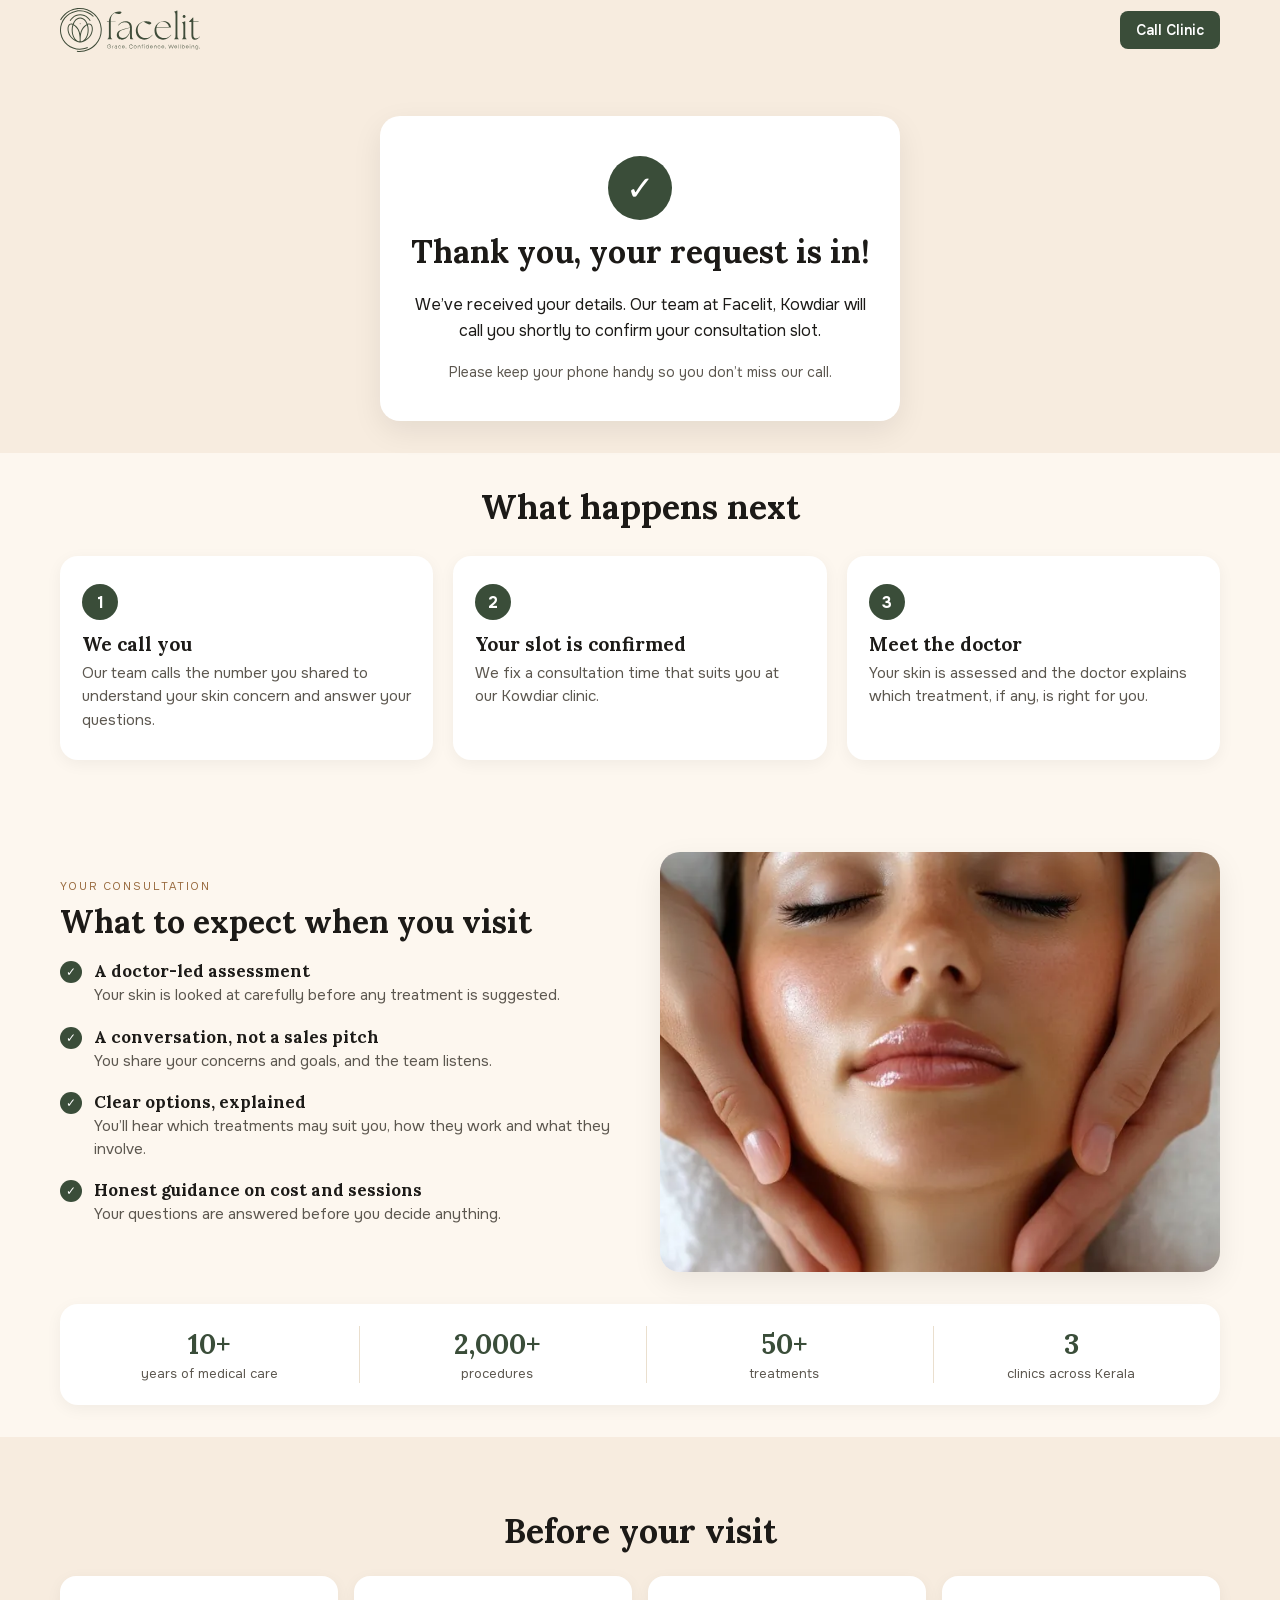
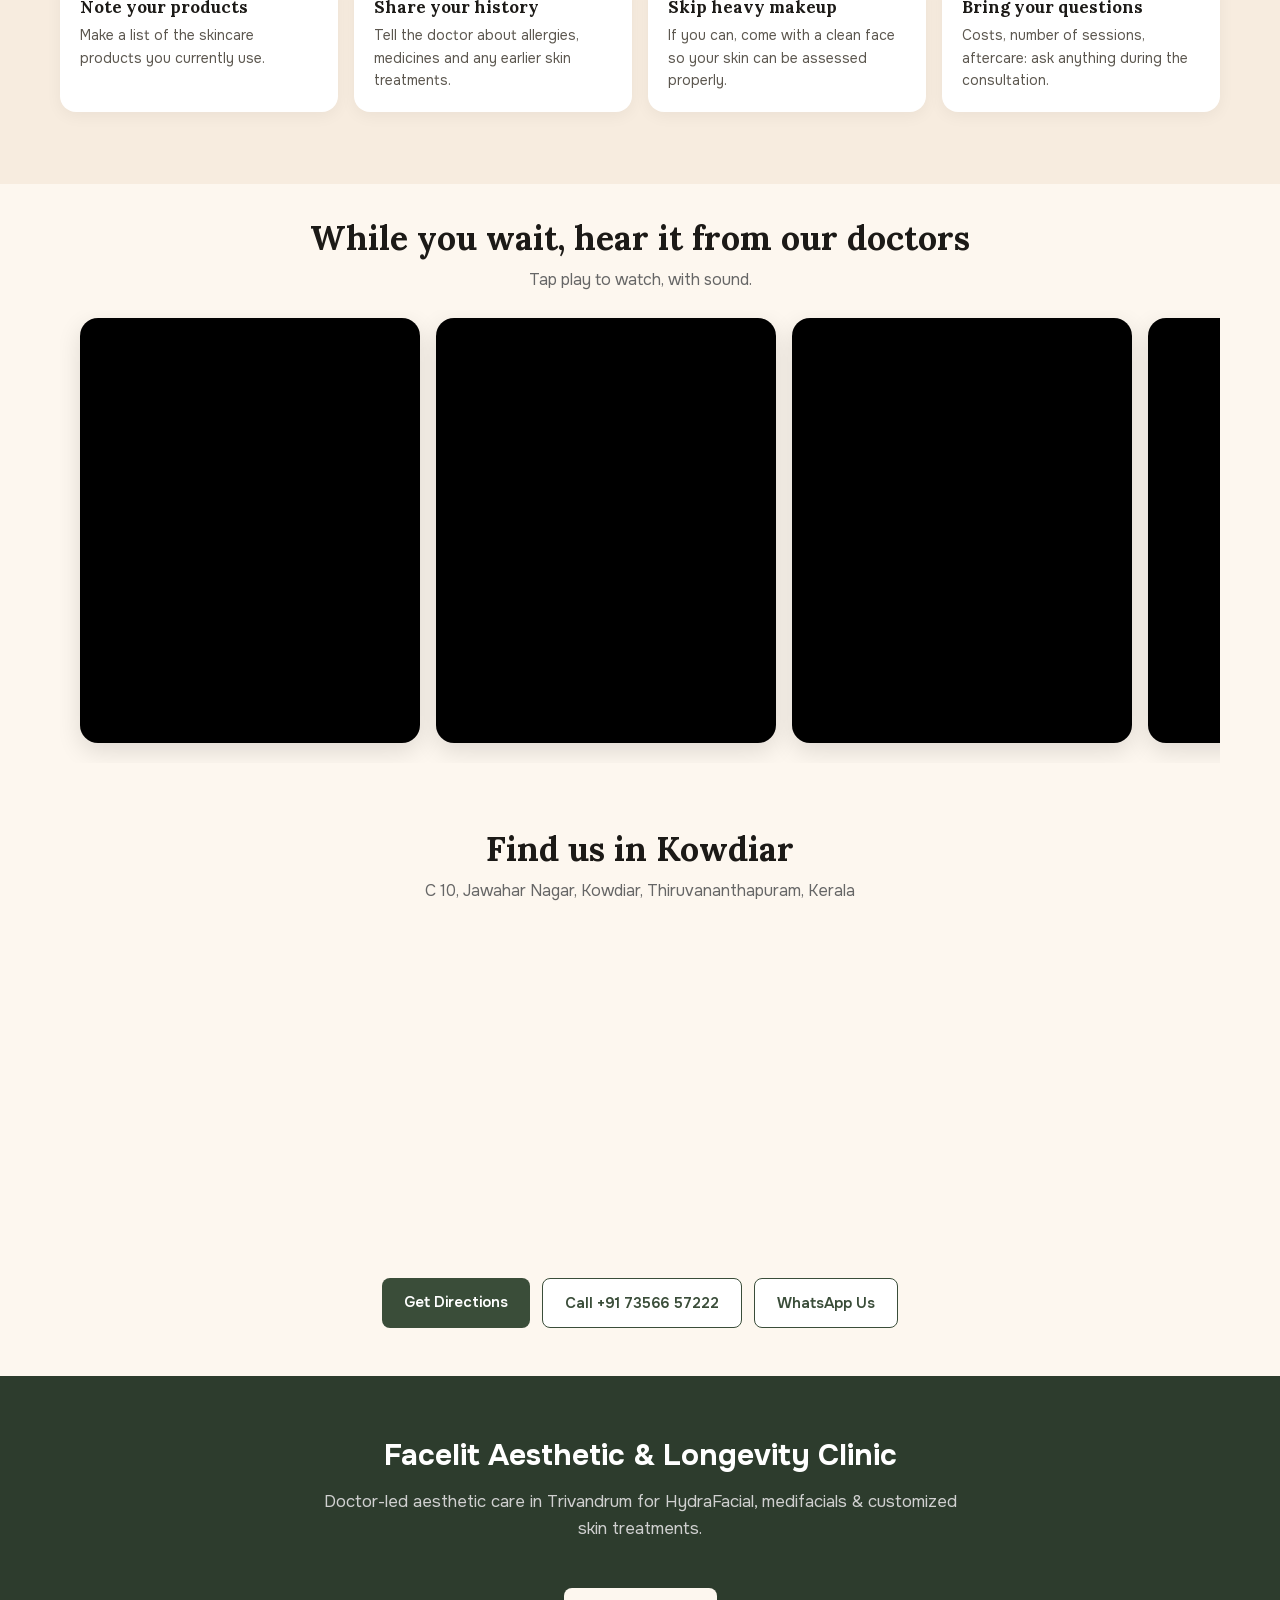
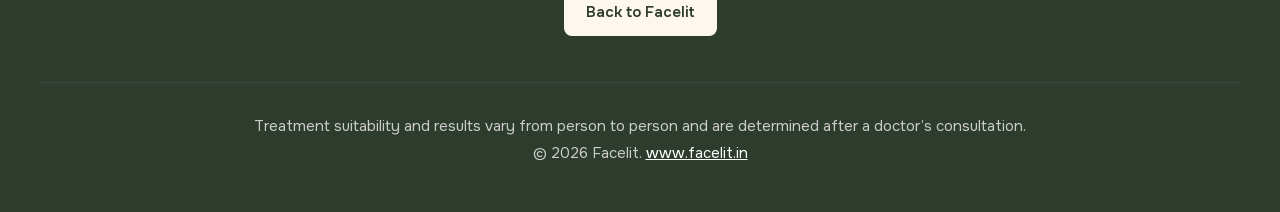
<file: thank-you/index.html>
<!doctype html>
<html lang="en"><head><meta charset="utf-8"><meta name="robots" content="noindex, nofollow"><link rel="icon" type="image/png" sizes="32x32" href="/assets/favicon-32.png"><link rel="icon" type="image/png" sizes="192x192" href="/assets/favicon-192.png"><link rel="apple-touch-icon" href="/assets/apple-touch-icon.png"><meta name="viewport" content="width=device-width,initial-scale=1">
<title>Thank You | Facelit Aesthetic &amp; Longevity Clinic</title>
<link rel="preload" as="font" type="font/woff2" href="/assets/fonts/onest-latin.woff2" crossorigin><link rel="preload" as="font" type="font/woff2" href="/assets/fonts/lora-latin.woff2" crossorigin>

<link rel="stylesheet" href="/medifacials/style.css">
<script>window.dataLayer=window.dataLayer||[];window.dataLayer.push({event:"lead_form_submit"});</script></head><body>
<header class="top"><a href="/medifacials/"><img src="/assets/facelit-logo.svg" alt="Facelit" width="140" height="44"></a><a class="btn btn-sm" href="#" data-go="tel:+917356657222">Call Clinic</a></header>
<main>
<section class="thanks"><div class="thanks-box"><div class="tick">&#10003;</div><h1>Thank you, your request is in!</h1>
<p class="lead">We’ve received your details. Our team at Facelit, Kowdiar will call you shortly to confirm your consultation slot.</p>
<p class="fnote">Please keep your phone handy so you don’t miss our call.</p></div></section>

<section class="wrap center t-sec"><h2 class="h2">What happens next</h2><div class="steps">
<div class="step"><span class="n">1</span><h3>We call you</h3><p>Our team calls the number you shared to understand your skin concern and answer your questions.</p></div>
<div class="step"><span class="n">2</span><h3>Your slot is confirmed</h3><p>We fix a consultation time that suits you at our Kowdiar clinic.</p></div>
<div class="step"><span class="n">3</span><h3>Meet the doctor</h3><p>Your skin is assessed and the doctor explains which treatment, if any, is right for you.</p></div></div></section>

<section class="wrap t-sec"><div class="expect"><div class="expect-txt"><p class="eyebrow">Your consultation</p><h2 class="h2">What to expect when you visit</h2>
<ul class="expect-list"><li><b>A doctor-led assessment</b><span>Your skin is looked at carefully before any treatment is suggested.</span></li>
<li><b>A conversation, not a sales pitch</b><span>You share your concerns and goals, and the team listens.</span></li>
<li><b>Clear options, explained</b><span>You’ll hear which treatments may suit you, how they work and what they involve.</span></li>
<li><b>Honest guidance on cost and sessions</b><span>Your questions are answered before you decide anything.</span></li></ul></div>
<img class="expect-img" loading="lazy" decoding="async" src="/assets/medi.webp" alt="Facial treatment at Facelit" width="1000" height="499"></div>
<div class="why"><div><b>10+</b><span>years of medical care</span></div><div><b>2,000+</b><span>procedures</span></div><div><b>50+</b><span>treatments</span></div><div><b>3</b><span>clinics across Kerala</span></div></div></section>

<section class="t-tips"><div class="wrap"><h2 class="h2 center">Before your visit</h2><ul class="tips">
<li><b>Note your products</b><span>Make a list of the skincare products you currently use.</span></li>
<li><b>Share your history</b><span>Tell the doctor about allergies, medicines and any earlier skin treatments.</span></li>
<li><b>Skip heavy makeup</b><span>If you can, come with a clean face so your skin can be assessed properly.</span></li>
<li><b>Bring your questions</b><span>Costs, number of sessions, aftercare: ask anything during the consultation.</span></li></ul></div></section>

<section class="wrap center reels-sec"><h2 class="h2">While you wait, hear it from our doctors</h2><p class="sub">Tap play to watch, with sound.</p><div class="reels"><div class="reel"><iframe data-src="https://www.instagram.com/reel/DeduHsXqx8b/embed/" title="Facelit reel 1" allow="encrypted-media" allowfullscreen></iframe></div><div class="reel"><iframe data-src="https://www.instagram.com/reel/DeO4g7Zqv5_/embed/" title="Facelit reel 2" allow="encrypted-media" allowfullscreen></iframe></div><div class="reel"><iframe data-src="https://www.instagram.com/reel/Dd8uJi2KHnc/embed/" title="Facelit reel 3" allow="encrypted-media" allowfullscreen></iframe></div><div class="reel"><iframe data-src="https://www.instagram.com/reel/Dca7sCYyDqZ/embed/" title="Facelit reel 4" allow="encrypted-media" allowfullscreen></iframe></div><div class="reel"><iframe data-src="https://www.instagram.com/reel/DXcIuaDiSrV/embed/" title="Facelit reel 5" allow="encrypted-media" allowfullscreen></iframe></div></div></section>

<section class="wrap center t-sec"><h2 class="h2">Find us in Kowdiar</h2><p class="sub">C 10, Jawahar Nagar, Kowdiar, Thiruvananthapuram, Kerala</p>
<iframe class="map" title="Facelit Aesthetic &amp; Longevity Clinic location" referrerpolicy="no-referrer-when-downgrade" data-src="https://www.google.com/maps?q=Facelit%20Aesthetic%20and%20Longevity%20Clinic%2C%20Kowdiar%2C%20Thiruvananthapuram&amp;output=embed"></iframe>
<p class="t-actions"><a class="btn" href="https://www.google.com/maps/search/?api=1&amp;query=Facelit+Aesthetic+and+Longevity+Clinic+Kowdiar+Thiruvananthapuram">Get Directions</a><a class="btn btn-ghost" href="#" data-go="tel:+917356657222">Call +91 73566 57222</a><a class="btn btn-ghost" href="#" data-go="https://wa.me/917356657222?text=Hey%20I%20want%20to%20book%20an%20appointment%20at%20Facelit%20Clinic">WhatsApp Us</a></p></section>
</main>
<footer class="cnf-footer"><div class="footer-container"><div><div class="footer-title">Facelit Aesthetic &amp; Longevity Clinic</div><p class="footer-text">Doctor-led aesthetic care in Trivandrum for HydraFacial, medifacials &amp; customized skin treatments.</p></div>
<p><a class="btn btn-light" href="/medifacials/">Back to Facelit</a></p>
<div class="footer-divider"></div><div class="footer-bottom">Treatment suitability and results vary from person to person and are determined after a doctor’s consultation.<br>© 2026 Facelit. <a href="https://facelit.in/">www.facelit.in</a></div></div></footer>
<script>(function(){var m={guruvayur:{"a":"Pancharamukku","c":"Guruvayur","d":"1st Floor, MVK Jahas Arcade, Pancharamukku, Guruvayur","t":"9895111059","f":"98951 11059"},karunagappally:{"a":"Lalaji Junction","c":"Karunagappally","d":"Building No. 1205, First Floor, GG Plaza, Pada South, Lalaji Junction, Karunagappally","t":"7736699391","f":"77366 99391"}}[new URLSearchParams(location.search).get("c")];if(!m)return;var s=document.body.innerHTML;[["C 10, Jawahar Nagar, Kowdiar, Thiruvananthapuram, Kerala",m.d+", Kerala"],["Kowdiar%2C%20Thiruvananthapuram",m.c],["Kowdiar+Thiruvananthapuram",m.c],["Kowdiar",m.a],["Trivandrum",m.c],["73566 57222",m.f],["7356657222",m.t],["href=\"/medifacials/\"","href=\"/medifacials-"+m.c.toLowerCase()+"/\""]].forEach(function(p){s=s.split(p[0]).join(p[1])});document.body.innerHTML=s})()</script><script>document.addEventListener("click",function(e){var a=e.target.closest("[data-go]");if(!a)return;e.preventDefault();location.href=a.dataset.go})</script><script src="/assets/lazy-embeds.js" defer></script></body></html>
</file>
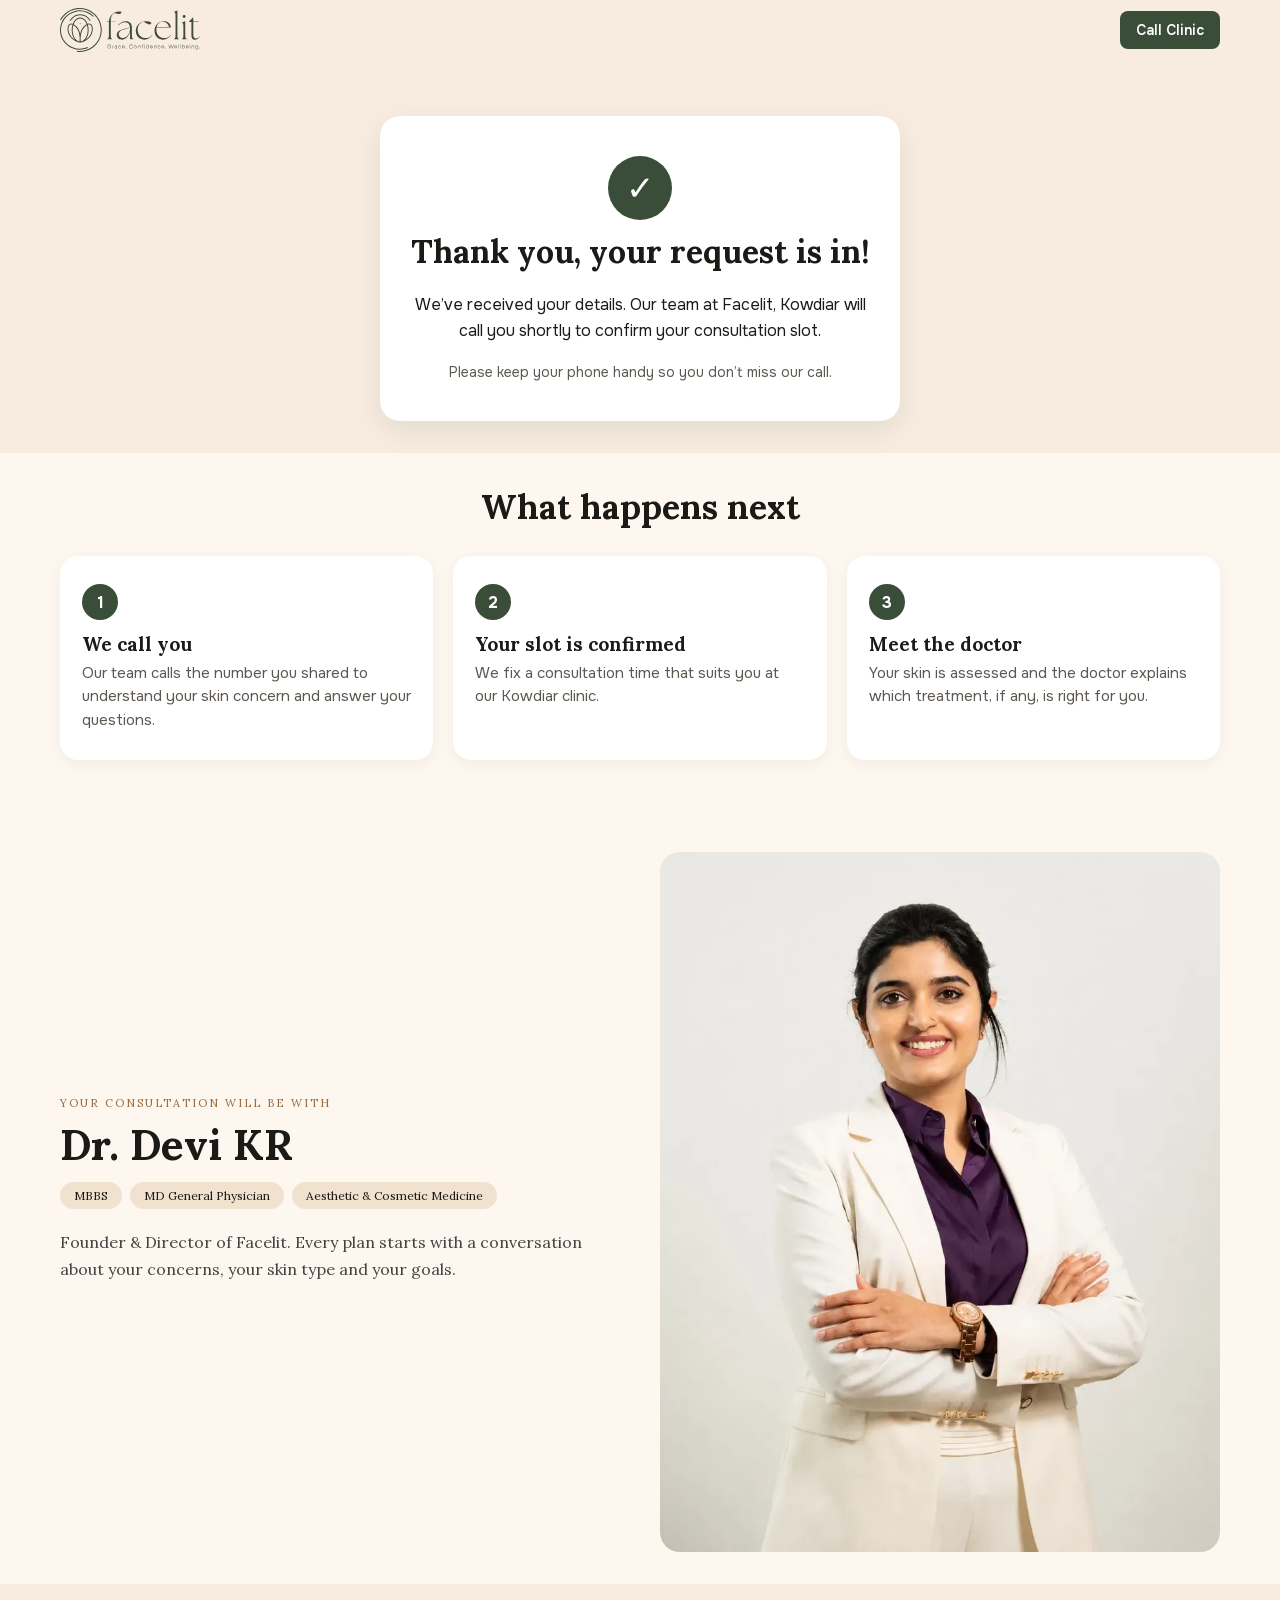
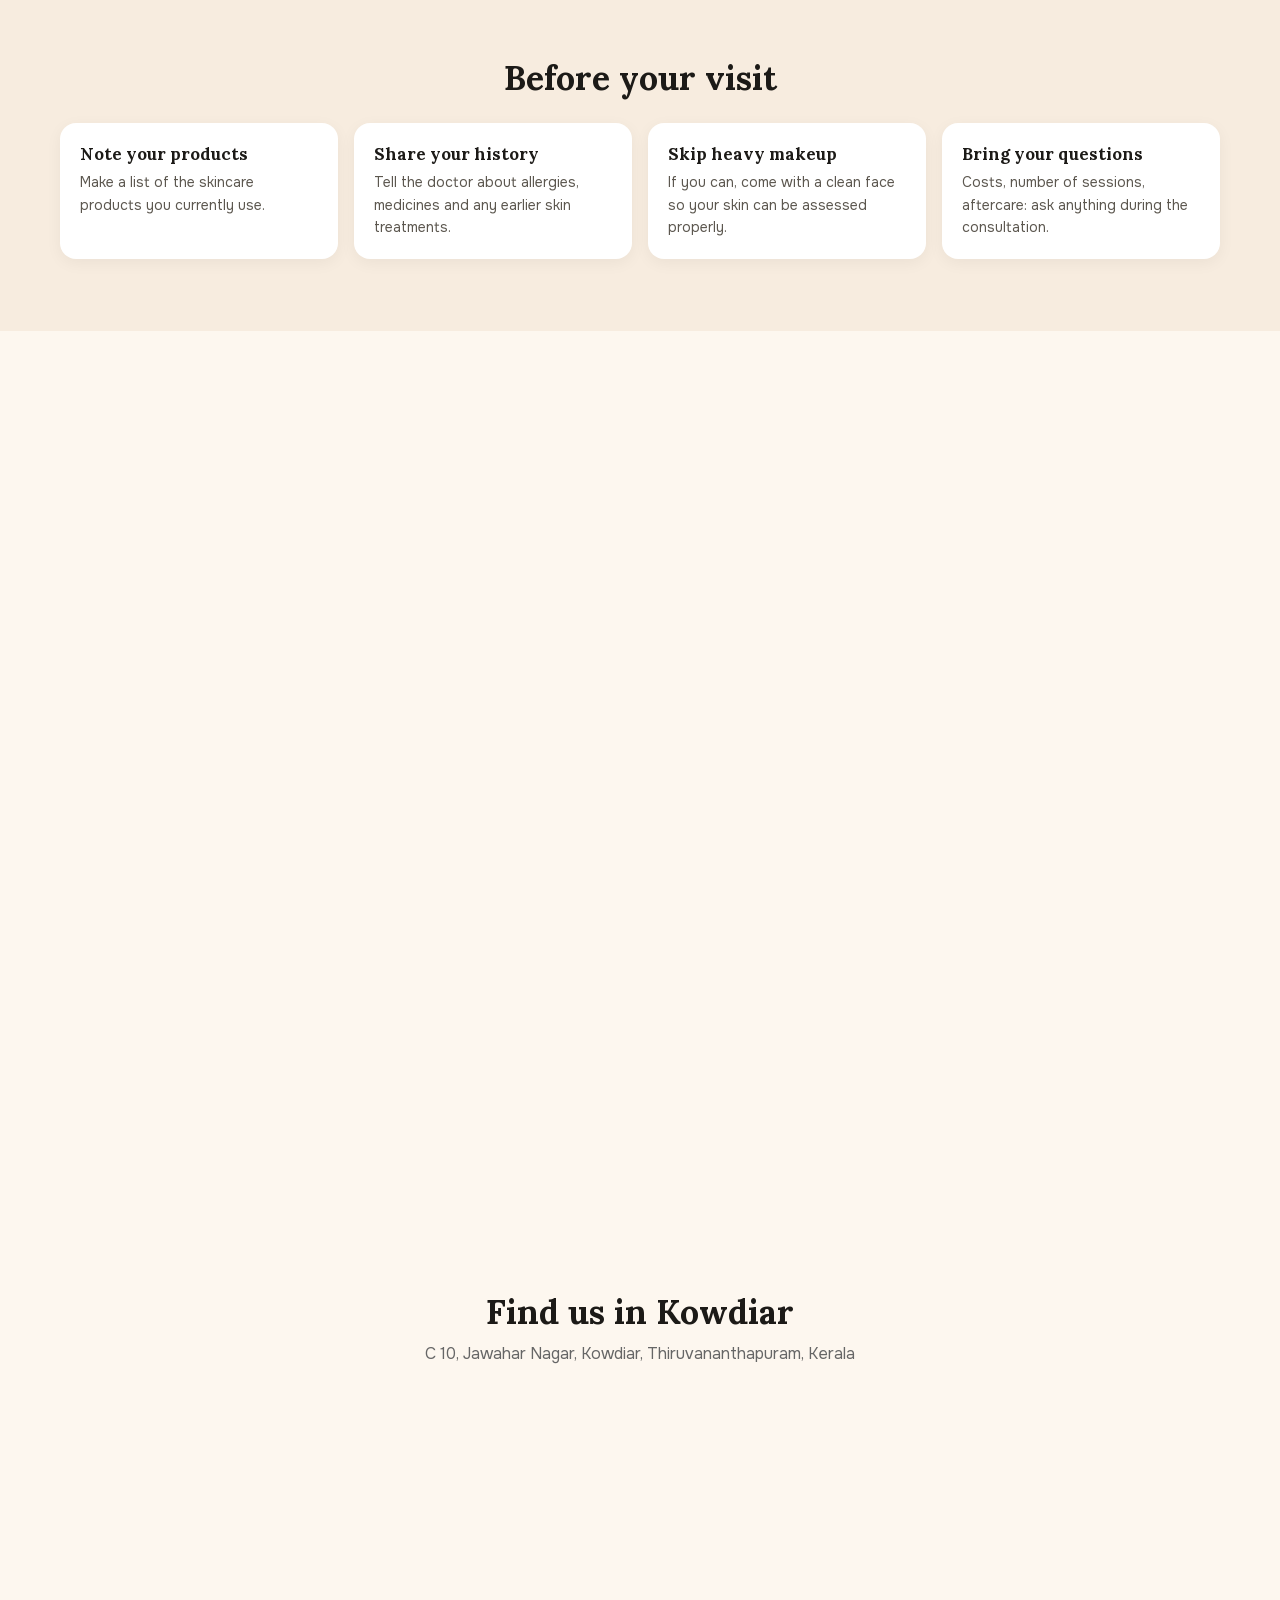
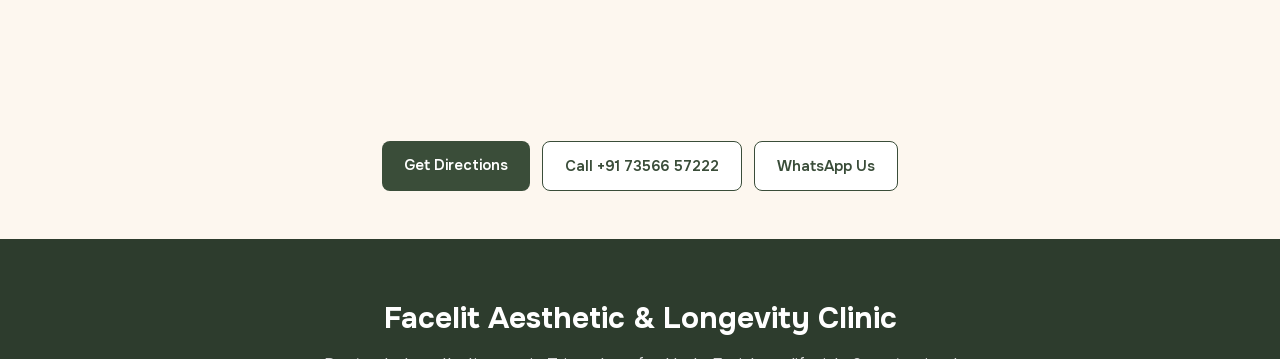
<file: medifacials/thank-you/index.html>
<!doctype html>
<html lang="en"><head><meta charset="utf-8"><meta name="robots" content="noindex, nofollow"><meta name="viewport" content="width=device-width,initial-scale=1">
<title>Thank You | Facelit Aesthetic &amp; Longevity Clinic</title>
<link rel="preconnect" href="https://fonts.googleapis.com"><link rel="preconnect" href="https://fonts.gstatic.com" crossorigin>
<link href="https://fonts.googleapis.com/css2?family=Onest:wght@300;400;500;600;700&family=Lora:wght@400;600;700&display=swap" rel="stylesheet">
<link rel="stylesheet" href="/medifacials/style.css">
<script>window.dataLayer=window.dataLayer||[];window.dataLayer.push({event:"lead_form_submit"});</script></head><body>
<header class="top"><a href="/medifacials/"><img src="/assets/facelit-logo.svg" alt="Facelit" width="140" height="44"></a><a class="btn btn-sm" href="tel:+917356657222">Call Clinic</a></header>
<main>
<section class="thanks"><div class="thanks-box"><div class="tick">&#10003;</div><h1>Thank you, your request is in!</h1>
<p class="lead">We’ve received your details. Our team at Facelit, Kowdiar will call you shortly to confirm your consultation slot.</p>
<p class="fnote">Please keep your phone handy so you don’t miss our call.</p></div></section>

<section class="wrap center t-sec"><h2 class="h2">What happens next</h2><div class="steps">
<div class="step"><span class="n">1</span><h3>We call you</h3><p>Our team calls the number you shared to understand your skin concern and answer your questions.</p></div>
<div class="step"><span class="n">2</span><h3>Your slot is confirmed</h3><p>We fix a consultation time that suits you at our Kowdiar clinic.</p></div>
<div class="step"><span class="n">3</span><h3>Meet the doctor</h3><p>Your skin is assessed and the doctor explains which treatment, if any, is right for you.</p></div></div></section>

<section class="wrap t-sec"><div class="doc-grid t-doc"><div><p class="eyebrow">Your consultation will be with</p><h2 class="doctor-name">Dr. Devi KR</h2>
<div class="cred-row"><span class="cred-tag">MBBS</span><span class="cred-tag">MD General Physician</span><span class="cred-tag">Aesthetic &amp; Cosmetic Medicine</span></div>
<p class="cnf-section-text">Founder &amp; Director of Facelit. Every plan starts with a conversation about your concerns, your skin type and your goals.</p></div>
<img class="doc-img" loading="lazy" src="/assets/devi.webp" alt="Dr. Devi KR" width="1143" height="1376"></div></section>

<section class="t-tips"><div class="wrap"><h2 class="h2 center">Before your visit</h2><ul class="tips">
<li><b>Note your products</b><span>Make a list of the skincare products you currently use.</span></li>
<li><b>Share your history</b><span>Tell the doctor about allergies, medicines and any earlier skin treatments.</span></li>
<li><b>Skip heavy makeup</b><span>If you can, come with a clean face so your skin can be assessed properly.</span></li>
<li><b>Bring your questions</b><span>Costs, number of sessions, aftercare: ask anything during the consultation.</span></li></ul></div></section>

<section class="wrap center reels-sec"><h2 class="h2">While you wait, hear it from our doctors</h2><p class="sub">Tap play to watch, with sound.</p><div class="reels"><div class="reel"><iframe loading="lazy" src="https://www.instagram.com/reel/DeduHsXqx8b/embed/" title="Facelit reel 1" allow="encrypted-media" allowfullscreen></iframe></div><div class="reel"><iframe loading="lazy" src="https://www.instagram.com/reel/DeO4g7Zqv5_/embed/" title="Facelit reel 2" allow="encrypted-media" allowfullscreen></iframe></div><div class="reel"><iframe loading="lazy" src="https://www.instagram.com/reel/Dd8uJi2KHnc/embed/" title="Facelit reel 3" allow="encrypted-media" allowfullscreen></iframe></div><div class="reel"><iframe loading="lazy" src="https://www.instagram.com/reel/Dca7sCYyDqZ/embed/" title="Facelit reel 4" allow="encrypted-media" allowfullscreen></iframe></div><div class="reel"><iframe loading="lazy" src="https://www.instagram.com/reel/DXcIuaDiSrV/embed/" title="Facelit reel 5" allow="encrypted-media" allowfullscreen></iframe></div></div></section>

<section class="wrap center t-sec"><h2 class="h2">Find us in Kowdiar</h2><p class="sub">C 10, Jawahar Nagar, Kowdiar, Thiruvananthapuram, Kerala</p>
<iframe class="map" title="Facelit Aesthetic &amp; Longevity Clinic location" loading="lazy" referrerpolicy="no-referrer-when-downgrade" src="https://www.google.com/maps?q=Facelit%20Aesthetic%20and%20Longevity%20Clinic%2C%20Kowdiar%2C%20Thiruvananthapuram&amp;output=embed"></iframe>
<p class="t-actions"><a class="btn" href="https://www.google.com/maps/search/?api=1&amp;query=Facelit+Aesthetic+and+Longevity+Clinic+Kowdiar+Thiruvananthapuram">Get Directions</a><a class="btn btn-ghost" href="tel:+917356657222">Call +91 73566 57222</a><a class="btn btn-ghost" href="https://wa.me/917356657222?text=Hey%20I%20want%20to%20book%20an%20appointment%20at%20Facelit%20Clinic">WhatsApp Us</a></p></section>
</main>
<footer class="cnf-footer"><div class="footer-container"><div><div class="footer-title">Facelit Aesthetic &amp; Longevity Clinic</div><p class="footer-text">Doctor-led aesthetic care in Trivandrum for HydraFacial, medifacials &amp; customized skin treatments.</p></div>
<p><a class="btn btn-light" href="/medifacials/">Back to Facelit</a></p>
<div class="footer-divider"></div><div class="footer-bottom">Treatment suitability and results vary from person to person and are determined after a doctor’s consultation.<br>© 2026 Facelit. <a href="https://facelit.in/">www.facelit.in</a></div></div></footer>
</body></html>
</file>
<file: styles.css>
:root {
  color-scheme: light;
  --ink: #292529;
  --muted: #625e61;
  --line: #e7e2e4;
  --soft: #faf7f8;
  --accent: #b73569;
  --accent-dark: #92254f;
  --content: 1180px;
  --radius: 12px;
  font-family: Arial, Helvetica, sans-serif;
  font-synthesis: none;
  text-rendering: optimizeLegibility;
}

* {
  box-sizing: border-box;
}

html {
  scroll-behavior: smooth;
}

body {
  margin: 0;
  color: var(--ink);
  background: #fff;
  font-size: 16px;
  line-height: 1.65;
}

a {
  color: inherit;
}

a:focus-visible,
summary:focus-visible {
  outline: 3px solid var(--accent);
  outline-offset: 4px;
}

.skip-link {
  position: absolute;
  z-index: 1;
  top: 12px;
  left: 12px;
  padding: 10px 14px;
  transform: translateY(-160%);
  color: #fff;
  background: var(--ink);
}

.skip-link:focus {
  transform: translateY(0);
}

.site-header {
  display: flex;
  width: min(var(--content), calc(100% - 64px));
  min-height: 76px;
  align-items: center;
  justify-content: space-between;
  gap: 28px;
  margin: 0 auto;
  border-bottom: 1px solid var(--line);
}

.brand {
  display: inline-flex;
  flex: 0 0 auto;
  flex-direction: column;
  color: inherit;
  line-height: 1.2;
  text-decoration: none;
}

.brand-name {
  font-size: 21px;
  font-weight: 700;
  letter-spacing: 0.1em;
}

.brand-description {
  margin-top: 4px;
  color: var(--muted);
  font-size: 11px;
}

.desktop-nav {
  display: flex;
  align-items: center;
  gap: clamp(18px, 3vw, 42px);
}

.desktop-nav a,
.text-link {
  font-size: 14px;
  font-weight: 600;
  text-decoration: none;
}

.desktop-nav a:hover,
.text-link:hover {
  color: var(--accent-dark);
}

.button {
  display: inline-flex;
  min-height: 52px;
  align-items: center;
  justify-content: center;
  padding: 0 24px;
  border: 1px solid var(--accent);
  border-radius: var(--radius);
  color: #fff;
  background: var(--accent);
  font-size: 14px;
  font-weight: 700;
  line-height: 1.2;
  text-align: center;
  text-decoration: none;
  transition: background-color 160ms ease, transform 160ms ease;
}

.button:hover {
  border-color: var(--accent-dark);
  background: var(--accent-dark);
}

.button:active {
  transform: translateY(1px);
}

.button-small {
  min-height: 44px;
  padding: 0 18px;
  white-space: nowrap;
}

.hero {
  display: grid;
  width: min(var(--content), calc(100% - 64px));
  min-height: 620px;
  grid-template-columns: 0.9fr 1.1fr;
  align-items: center;
  gap: clamp(40px, 7vw, 100px);
  margin: 0 auto;
  padding: 64px 0 72px;
}

.hero-copy {
  max-width: 470px;
}

.eyebrow {
  margin: 0 0 18px;
  color: var(--accent-dark);
  font-size: 12px;
  font-weight: 700;
  letter-spacing: 0.09em;
  text-transform: uppercase;
}

h1,
h2,
h3,
p,
figure {
  margin-top: 0;
}

h1,
h2,
h3 {
  font-weight: 600;
  letter-spacing: -0.035em;
}

h1 {
  max-width: 10ch;
  margin-bottom: 22px;
  font-size: clamp(42px, 5vw, 64px);
  line-height: 1.04;
}

.hero h1 {
  max-width: none;
}

h2 {
  margin-bottom: 18px;
  font-size: clamp(30px, 3.5vw, 44px);
  line-height: 1.12;
}

h3 {
  margin-bottom: 5px;
  font-size: 21px;
}

.hero-description {
  max-width: 42ch;
  margin-bottom: 28px;
  color: var(--muted);
  font-size: 18px;
  line-height: 1.6;
}

.hero-note {
  margin: 14px 0 0;
  color: var(--muted);
  font-size: 13px;
}

.hero-image {
  margin: 0;
}

.hero-image img {
  display: block;
  width: 100%;
  max-height: 500px;
  border-radius: var(--radius);
  object-fit: cover;
  object-position: center;
}

figcaption {
  margin-top: 10px;
  color: var(--muted);
  font-size: 12px;
}

.section-wrap {
  width: min(var(--content), calc(100% - 64px));
  margin-right: auto;
  margin-left: auto;
}

.intro {
  display: grid;
  grid-template-columns: 0.9fr 1.1fr;
  gap: clamp(40px, 8vw, 120px);
  padding-top: 100px;
  padding-bottom: 100px;
  border-top: 1px solid var(--line);
}

.section-heading {
  max-width: 460px;
}

.intro-copy {
  max-width: 62ch;
  color: var(--muted);
  font-size: 17px;
}

.intro-copy p:last-child {
  margin-bottom: 0;
}

.concerns {
  padding-top: 78px;
  padding-bottom: 88px;
  border-top: 1px solid var(--line);
}

.concerns .section-heading {
  max-width: 590px;
  margin-bottom: 32px;
}

.concerns .section-heading p,
.locations-heading p {
  max-width: 56ch;
  margin-bottom: 0;
  color: var(--muted);
}

.concern-list {
  display: grid;
  grid-template-columns: repeat(4, minmax(0, 1fr));
  gap: 0;
  border-top: 1px solid var(--line);
  border-bottom: 1px solid var(--line);
}

.concern-list span {
  min-height: 82px;
  padding: 24px 20px 24px 0;
  font-size: 15px;
  font-weight: 600;
}

.consultation {
  display: grid;
  grid-template-columns: 1fr 0.9fr;
  align-items: center;
  gap: clamp(44px, 8vw, 112px);
  padding-top: 86px;
  padding-bottom: 100px;
}

.consultation-image img {
  display: block;
  width: 100%;
  max-height: 480px;
  border-radius: var(--radius);
  object-fit: cover;
}

.consultation-copy {
  max-width: 450px;
}

.consultation-copy > p:not(.eyebrow) {
  color: var(--muted);
}

.consultation-points {
  display: grid;
  gap: 12px;
  margin: 26px 0 28px;
  padding-left: 20px;
}

.consultation-points li::marker {
  color: var(--accent);
}

.text-link {
  display: inline-flex;
  align-items: center;
  gap: 9px;
  color: var(--accent-dark);
}

.locations {
  display: grid;
  grid-template-columns: 0.8fr 1.2fr;
  gap: clamp(36px, 8vw, 110px);
  padding-top: 68px;
  padding-bottom: 76px;
  border-top: 1px solid var(--line);
}

.locations-heading {
  max-width: 390px;
}

.location-list {
  display: grid;
  grid-template-columns: repeat(2, minmax(0, 1fr));
}

.location {
  padding: 4px 24px;
  border-left: 1px solid var(--line);
}

.location p {
  margin: 0;
  color: var(--muted);
}

.faqs {
  padding-top: 82px;
  padding-bottom: 96px;
  border-top: 1px solid var(--line);
}

.faqs .section-heading {
  max-width: 650px;
  margin-bottom: 34px;
}

.faq-list {
  border-top: 1px solid var(--line);
}

.faq-list details {
  border-bottom: 1px solid var(--line);
}

.faq-list summary {
  position: relative;
  padding: 21px 42px 21px 0;
  font-size: 16px;
  font-weight: 600;
  cursor: pointer;
  list-style: none;
}

.faq-list summary::-webkit-details-marker {
  display: none;
}

.faq-list summary::after {
  position: absolute;
  top: 50%;
  right: 4px;
  color: var(--accent-dark);
  content: "+";
  font-size: 23px;
  font-weight: 400;
  transform: translateY(-50%);
}

.faq-list details[open] summary::after {
  content: "-";
}

.faq-list details p {
  max-width: 70ch;
  margin: -4px 42px 22px 0;
  color: var(--muted);
}

.closing {
  display: flex;
  min-height: 260px;
  align-items: center;
  justify-content: space-between;
  gap: 28px;
  margin-bottom: 72px;
  padding: 54px clamp(28px, 6vw, 72px);
  border-radius: var(--radius);
  background: var(--accent);
}

.closing .eyebrow,
.closing h2 {
  color: #fff;
}

.closing h2 {
  max-width: 15ch;
  margin: 0;
}

.button-light {
  flex: 0 0 auto;
  border-color: #fff;
  color: var(--accent-dark);
  background: #fff;
}

.button-light:hover {
  border-color: #f5e9ee;
  color: var(--accent-dark);
  background: #f5e9ee;
}

.site-footer {
  display: flex;
  width: min(var(--content), calc(100% - 64px));
  align-items: flex-start;
  justify-content: space-between;
  gap: 36px;
  margin: 0 auto;
  padding: 28px 0 42px;
  border-top: 1px solid var(--line);
}

.site-footer p {
  max-width: 64ch;
  margin: 0;
  color: var(--muted);
  font-size: 12px;
}

@media (max-width: 900px) {
  .desktop-nav {
    gap: 16px;
  }

  .desktop-nav a {
    font-size: 13px;
  }

  .hero {
    min-height: auto;
    grid-template-columns: 1fr 1fr;
    gap: 36px;
  }

  .concern-list {
    grid-template-columns: repeat(2, minmax(0, 1fr));
  }
}

@media (max-width: 680px) {
  html {
    scroll-behavior: auto;
  }

  .site-header,
  .section-wrap,
  .site-footer,
  .hero {
    width: min(100% - 40px, var(--content));
  }

  .site-header {
    min-height: 68px;
    gap: 12px;
  }

  .brand-name {
    font-size: 18px;
  }

  .brand-description {
    font-size: 10px;
  }

  .desktop-nav {
    display: none;
  }

  .button-small {
    min-height: 40px;
    padding: 0 12px;
    font-size: 12px;
  }

  .hero {
    grid-template-columns: 1fr;
    gap: 30px;
    padding-top: 52px;
    padding-bottom: 58px;
  }

  h1 {
    max-width: 11ch;
    font-size: clamp(40px, 12vw, 54px);
  }

  .hero-description {
    font-size: 16px;
  }

  .hero-image img {
    max-height: 430px;
    aspect-ratio: 1 / 1;
  }

  .intro,
  .consultation,
  .locations {
    grid-template-columns: 1fr;
    gap: 24px;
  }

  .intro {
    padding-top: 68px;
    padding-bottom: 68px;
  }

  .intro-copy {
    font-size: 16px;
  }

  .concerns {
    padding-top: 60px;
    padding-bottom: 62px;
  }

  .concern-list span {
    min-height: 74px;
    padding: 18px 12px 18px 0;
    font-size: 14px;
  }

  .consultation {
    padding-top: 60px;
    padding-bottom: 68px;
  }

  .consultation-image img {
    max-height: 380px;
    aspect-ratio: 4 / 3;
  }

  .locations {
    padding-top: 58px;
    padding-bottom: 58px;
  }

  .location {
    padding-left: 16px;
  }

  .location:first-child {
    padding-left: 0;
    border-left: 0;
  }

  .faqs {
    padding-top: 62px;
    padding-bottom: 70px;
  }

  .closing {
    min-height: auto;
    align-items: flex-start;
    flex-direction: column;
    margin-bottom: 52px;
    padding: 34px 26px;
  }

  .closing h2 {
    font-size: 34px;
  }

  .site-footer {
    flex-direction: column;
    gap: 20px;
  }
}

@media (prefers-reduced-motion: reduce) {
  *,
  *::before,
  *::after {
    scroll-behavior: auto !important;
    transition-duration: 0.01ms !important;
  }
}
</file>
<file: medifacials/style.css>
@font-face{font-family:Onest;font-style:normal;font-weight:400 700;font-display:swap;src:url(/assets/fonts/onest-latin.woff2) format('woff2');unicode-range:U+0000-00FF,U+0131,U+0152-0153,U+02BB-02BC,U+02C6,U+02DA,U+02DC,U+0304,U+0308,U+0329,U+2000-206F,U+20AC,U+2122,U+2191,U+2193,U+2212,U+2215,U+FEFF,U+FFFD}
@font-face{font-family:Lora;font-style:normal;font-weight:400 700;font-display:swap;src:url(/assets/fonts/lora-latin.woff2) format('woff2');unicode-range:U+0000-00FF,U+0131,U+0152-0153,U+02BB-02BC,U+02C6,U+02DA,U+02DC,U+0304,U+0308,U+0329,U+2000-206F,U+20AC,U+2122,U+2191,U+2193,U+2212,U+2215,U+FEFF,U+FFFD}
*{box-sizing:border-box}html{scroll-behavior:smooth}body{margin:0;font-family:Onest,Inter,sans-serif;color:#1c1a17;background:#fdf7ef;overflow-x:hidden}
img{max-width:100%;height:auto;display:block}h1,h2,h3{font-family:Lora,serif;margin:0}
.wrap{max-width:1200px;margin:auto;padding:40px 20px}.center{text-align:center}
.btn{display:inline-block;background:#3a4d39;color:#fff;font-weight:600;padding:14px 22px;border-radius:8px;text-decoration:none;font-size:15px}
.btn-sm{padding:10px 16px;font-size:14px}.btn:hover{filter:brightness(.95)}
.top{display:flex;justify-content:space-between;align-items:center;padding:8px max(20px,calc((100% - 1200px)/2 + 20px));background:#f7ecdf}.top img{width:90px}
.hero{background:#f7ecdf;padding-bottom:20px}.hero-grid{display:grid;grid-template-columns:1fr 1fr;gap:40px;align-items:center}
h1{font-size:40px;line-height:1.25}.ul{text-decoration:underline;text-decoration-color:#3a4d39;text-decoration-thickness:3px;text-underline-offset:6px}
.lead{font-size:16px;line-height:1.6;margin:20px 0}.checks{list-style:none;padding:0;margin:0 0 24px;font-size:14px;line-height:1.5}
.checks li{padding-left:28px;position:relative;margin:10px 0}.checks li:before{content:"✔";position:absolute;left:0;top:0;width:18px;height:18px;border-radius:50%;background:#3a4d39;color:#fff;font-size:11px;display:flex;align-items:center;justify-content:center;margin-top:2px}
.hero-img,.img-wrap{position:relative}.hero-img img{border-radius:20px;width:100%;aspect-ratio:16/9;object-fit:cover;object-position:top}
.smart-aging-card{background:#fff;padding:20px 28px;border-radius:18px;box-shadow:0 6px 20px rgba(0,0,0,.08);position:absolute;right:0;top:calc(56% - 48px)}
.clinic-name{display:block;font-size:13px;color:#7d7d7d;margin-bottom:4px}.smart-aging-heading{font:600 18px/1.3 Georgia,serif;margin:0}
.stats-box{margin:48px 0 0;background:#fff;padding:16px 10px;border-radius:18px;box-shadow:0 8px 28px rgba(0,0,0,.08);display:flex;align-items:center;gap:12px}
.stat{flex:1;text-align:center;white-space:nowrap}.num{font-size:26px;font-weight:700;color:#2d3c2d}.label{font-size:13px;color:#6b7376}.divider{width:1px;background:#e2e2e2;height:40px}
.marquee{overflow:hidden;margin-top:24px;font-size:12px;color:#444}.track{display:flex;gap:60px;width:max-content;animation:scroll 30s linear infinite}
@keyframes scroll{to{transform:translateX(-50%)}}
.doc-grid{display:grid;grid-template-columns:1fr 1fr;gap:40px;align-items:center;font-family:Lora,serif}
.eyebrow{font-size:11px;letter-spacing:2px;color:#986a3e;text-transform:uppercase;margin:0 0 8px}.doctor-name{font-size:42px;margin-bottom:10px}
.cred-row{display:flex;flex-wrap:wrap;gap:8px;margin-bottom:20px}.cred-tag{background:#f0e2cf;padding:6px 14px;font-size:12px;border-radius:20px}
.cnf-section-text{font-size:16px;line-height:1.7;color:#444;margin-bottom:25px}.cnf-features-wrapper{display:grid;grid-template-columns:1fr 1fr;gap:18px}
.cnf-feature{display:flex;align-items:center;gap:10px}.cnf-feature-icon{min-width:44px;height:44px;border-radius:12px;display:flex;align-items:center;justify-content:center;font-size:18px}
.cnf-green{background:#e3eadf}.cnf-purple{background:#e3eadf}.cnf-orange{background:#f0e2cf}.cnf-yellow{background:#f0e2cf}.cnf-feature-text{font-size:14px;font-weight:600}
.doc-img{border-radius:20px;width:100%;aspect-ratio:4/5;object-fit:cover}
.reviews{background:#f7ecdf;padding:40px 0}.h2{font-size:34px;margin-bottom:10px}.sub{color:#666;margin:0 20px 20px}
.review-section{overflow:hidden;padding:10px 0}.review-track{display:flex;gap:20px;width:max-content;animation:scroll 40s linear infinite}
.review-card{min-width:270px;max-width:270px;height:200px;background:#fff;border-radius:16px;padding:16px;box-shadow:0 8px 25px rgba(0,0,0,.06)}
.review-user{display:flex;align-items:center;gap:8px}.avatar{width:34px;height:34px;border-radius:50%;background:#ddd;display:flex;align-items:center;justify-content:center;font-weight:700}
.name{font-size:13px;font-weight:600}.google{font-size:11px;color:#777}.stars{color:#fbbc04;font-size:13px;margin:6px 0}.review-title{font-size:13px;font-weight:600;color:#986a3e;margin-bottom:4px}.review-text{font-size:12.5px;color:#444;line-height:1.5}
.skin-unique-section{text-align:center}.skin-tags{display:flex;justify-content:center;flex-wrap:wrap;gap:12px;margin-bottom:24px}
.tag{background:#f0e2cf;color:#3a4d39;padding:10px 14px;border-radius:25px;font-weight:500;border:1px solid rgba(0,0,0,.08)}
.skin-heading{font:700 48px/1.2 Georgia,serif;color:#1c1a17;margin-bottom:18px}.skin-heading span{color:#986a3e;font-style:italic}.skin-subtext{font-size:20px;color:#777;line-height:1.6}
.banner{border-radius:16px;margin:28px auto;width:100%;max-width:480px}
.tgrid{display:grid;grid-template-columns:repeat(4,1fr);gap:16px;margin:28px 0}.tcard{margin:0}.tcard img{border-radius:16px;aspect-ratio:4/5;object-fit:cover;width:100%}.tcard figcaption{font:600 16px Lora,serif;margin-top:8px}
.cnf-vs{max-width:1200px;margin:auto;padding:40px 20px}.cnf-vs-grid{display:grid;grid-template-columns:1fr 1fr;gap:20px}
.cnf-card{border-radius:14px;padding:32px;box-shadow:0 10px 30px rgba(15,20,30,.06)}.cnf-problem{background:linear-gradient(180deg,#fdf7ef,#fdf7ef);border:1px solid rgba(233,120,76,.06)}.cnf-solution{background:linear-gradient(180deg,#fdf7ef,#fbf5ed);border:1px solid rgba(133,89,217,.06)}
.cnf-badge{display:inline-block;padding:8px 14px;border-radius:10px;font-weight:600;font-size:14px;margin-bottom:16px}.cnf-problem .cnf-badge{background:#f0e2cf;color:#986a3e}.cnf-solution .cnf-badge{background:#e3eadf;color:#3a4d39}
.cnf-card h2{font-size:22px;line-height:1.3;margin-bottom:16px}.cnf-problem h2{color:#986a3e}.cnf-solution h2{color:#2d3c2d}
.cnf-card ul{padding-left:20px;font-size:15px;line-height:1.7}.cnf-problem ul{color:#5c574f}.cnf-solution ul{color:#5c574f}.cnf-problem li::marker{color:#986a3e}.cnf-solution li::marker{color:#3a4d39}.cnf-card li{margin:12px 0}
.cnf-note{margin:24px 0;text-align:center;color:#6f6f6f;font-size:14px}
.benefits-wrap{background:#f7ecdf;padding:40px 0 0}.benefits-section{display:flex;justify-content:center;gap:15px;flex-wrap:wrap;padding:20px}
.benefit-card{width:230px;background:#fff;border-radius:20px;text-align:center;padding:30px 20px;box-shadow:0 4px 16px rgba(0,0,0,.05)}
.benefit-icon{width:65px;height:65px;background:#f0e2cf;border-radius:50%;display:flex;justify-content:center;align-items:center;font-size:28px;margin:0 auto 15px}
.benefit-card h3{font-size:18px;margin:10px 0 8px}.benefit-card p{font-size:14px;color:#555;line-height:1.5;margin:0}
.cnf-footer{background:#2d3c2d;color:#fff;padding:60px 30px 45px;text-align:center}.footer-container{max-width:1300px;margin:auto;display:flex;flex-direction:column;align-items:center;gap:30px}
.footer-title{font-size:30px;font-weight:700;margin-bottom:14px}.footer-text{font-size:17px;color:#d0d0d0;line-height:1.6;max-width:650px;margin:auto}
.footer-rating{margin-top:14px;display:flex;justify-content:center;align-items:center;gap:10px}.rating-number{font-size:32px;font-weight:700}.rating-reviews{font-size:17px;color:#d0d0d0}
.loc-box p{font-size:18px;font-weight:600;margin:0}.footer-divider{width:100%;max-width:1200px;height:1px;background:#444}.footer-bottom{color:#ccc;font-size:15px;line-height:1.8}.footer-bottom a{color:#fff}
.sticky{position:fixed;left:0;right:0;bottom:0;display:flex;gap:8px;padding:8px;background:#fff;box-shadow:0 -4px 16px rgba(0,0,0,.1);z-index:9}.sticky .btn{flex:1;text-align:center}.btn-call{background:#2d3c2d}.btn-wa{background:#25D366}
@media(max-width:768px){.hero-grid,.doc-grid,.cnf-vs-grid{grid-template-columns:1fr}h1{font-size:30px}.doctor-name{font-size:30px}.cnf-section-text{font-size:14px}.h2{font-size:26px}.skin-heading{font-size:32px}.skin-subtext{font-size:16px}.tgrid{grid-template-columns:repeat(2,1fr)}.num{font-size:20px}.label{font-size:11px}.smart-aging-card{padding:14px 18px;top:calc(56% - 130px)}.hero-img>img{aspect-ratio:4/3}.cnf-card{padding:24px}.review-card{min-width:230px;max-width:230px}}
.top img{width:auto;height:44px}

@media(max-width:768px){.hero-grid{gap:0}.hero-grid>div:first-child,.hero-img{display:contents}.hero-grid h1{order:1}.lead{order:2}.img-wrap{order:3;margin:0 0 24px}.checks{order:4}.hero-grid>div:first-child>.btn{order:5;justify-self:start}.stats-box{order:6}}

.reels{display:flex;gap:16px;overflow-x:auto;scroll-snap-type:x mandatory;padding:8px 20px 20px}
.reel{flex:0 0 340px;height:425px;scroll-snap-align:center;border-radius:18px;overflow:hidden;background:#000;box-shadow:0 8px 24px rgba(0,0,0,.12);position:relative}
.reel iframe{position:absolute;left:0;top:-53px;width:340px;height:720px;border:0}
@media(max-width:768px){.doc-grid{gap:0}.doc-grid>div{display:contents}.doc-grid .eyebrow{order:1}.doctor-name{order:2}.cred-row{order:3}.cnf-section-text{order:4}.doc-img{order:5;margin:0 0 24px}.cnf-features-wrapper{order:6}.doc-grid>div>p:last-child{order:7}}

.smart-aging-card{top:auto;bottom:18px;right:18px;max-width:calc(100% - 36px)}.smart-aging-heading{white-space:nowrap}
@media(max-width:768px){.smart-aging-heading{white-space:normal;font-size:16px}}
@media(max-width:768px){.benefits-section{display:grid;grid-template-columns:1fr 1fr;gap:12px;padding:16px}.benefit-card{width:auto;padding:18px 12px;border-radius:16px}.benefit-card:last-child{grid-column:1/-1;justify-self:center;width:calc(50% - 6px)}.benefit-icon{width:48px;height:48px;font-size:22px;margin-bottom:10px}.benefit-card h3{font-size:15px;margin:6px 0}.benefit-card p{font-size:12.5px}.benefits-wrap .h2{font-size:22px}.benefits-wrap .sub{font-size:14px}}

.faq-sec{max-width:820px}.faq{margin-top:20px}
.faq details{background:#fff;border-radius:14px;margin:0 0 12px;box-shadow:0 4px 16px rgba(0,0,0,.05)}
.faq summary{cursor:pointer;list-style:none;padding:18px 48px 18px 20px;font:600 17px/1.4 Lora,serif;position:relative}
.faq summary::-webkit-details-marker{display:none}
.faq summary::after{content:"+";position:absolute;right:20px;top:50%;transform:translateY(-50%);font-size:24px;color:#986a3e}
.faq details[open] summary::after{content:"\2212"}
.faq details p{margin:0;padding:0 20px 18px;color:#5c574f;line-height:1.65;font:15px/1.65 Onest,sans-serif}
.faq a{color:#3a4d39;font-weight:600}
.map{width:100%;max-width:1200px;height:320px;border:0;border-radius:16px}
@media(max-width:768px){.faq summary{font-size:15px;padding:16px 44px 16px 16px}.faq details p{padding:0 16px 16px;font-size:14px}.map{height:240px}}
@media(max-width:768px){.smart-aging-card{bottom:-22px;right:50%;transform:translateX(50%);width:max-content;max-width:calc(100% - 24px);padding:12px 16px;text-align:center}.smart-aging-heading{font-size:15px}.img-wrap{margin-bottom:44px}}
@media(max-width:768px){.hero-grid>div:first-child>.btn{justify-self:center}.doc-grid>div>p:last-child{text-align:center}}

html{scroll-padding-top:12px}
.book-sec{padding:40px 20px;background:#f7ecdf;text-align:center}.book-box{max-width:520px;margin:auto;background:#fff;border-radius:20px;padding:32px 28px;box-shadow:0 10px 30px rgba(0,0,0,.08)}
.book-box .sub{margin:0 0 20px}.lead-form{text-align:left}.lead-form label{display:block;font-weight:600;font-size:14px;margin:0 0 14px}
.lead-form input[type=text],.lead-form input[type=tel],.lead-form select{display:block;width:100%;margin-top:6px;padding:13px 14px;font:16px Onest,sans-serif;border:1px solid #d9cfc0;border-radius:10px;background:#fdf7ef;color:#1c1a17}
.lead-form input:focus,.lead-form select:focus{outline:2px solid #3a4d39;border-color:#3a4d39}
.ph{display:flex;align-items:center;margin-top:6px;border:1px solid #d9cfc0;border-radius:10px;background:#fdf7ef;overflow:hidden}.ph i{font-style:normal;padding:0 12px;color:#5c574f;border-right:1px solid #d9cfc0;align-self:stretch;display:flex;align-items:center}
.lead-form .ph input{margin:0;border:0;border-radius:0;background:transparent}
.lead-form .chk{display:flex;gap:10px;align-items:flex-start;font-weight:400;font-size:13px;color:#5c574f}.chk input{margin-top:3px;width:18px;height:18px;accent-color:#3a4d39;flex:none}
.lead-form .btn{width:100%;border:0;cursor:pointer;font-family:inherit;font-size:16px}.lead-form .btn:disabled{opacity:.6;cursor:default}
.hp{position:absolute;left:-9999px;height:0;overflow:hidden}
.fmsg{margin:12px 0 0;font-size:14px;line-height:1.5}.fmsg.ok{color:#2d6a3e;font-weight:600}.fmsg.err{color:#b3261e}.fmsg a{color:inherit;font-weight:600}
.fnote{font-size:12px;color:#7d7d7d;margin:16px 0 0}
@media(max-width:768px){.book-sec{padding:28px 16px}.book-box{padding:24px 18px}}

.thanks{min-height:70vh;display:flex;align-items:center;justify-content:center;padding:40px 16px;background:#f7ecdf}
.thanks-box{max-width:520px;text-align:center;background:#fff;border-radius:20px;padding:40px 28px;box-shadow:0 10px 30px rgba(0,0,0,.08)}
.thanks-box h1{font-size:34px;margin:12px 0}.thanks-box .btn{margin-top:20px}.thanks-box .fnote{font-size:14px;color:#5c574f}.thanks-box a:not(.btn){color:#3a4d39;font-weight:600}
.tick{width:64px;height:64px;border-radius:50%;background:#3a4d39;color:#fff;font-size:34px;display:flex;align-items:center;justify-content:center;margin:0 auto}

.thanks{min-height:0;padding:56px 16px 32px}.thanks-box h1{font-size:32px}
.t-sec{padding-top:36px;padding-bottom:36px}.t-sec .steps{text-align:left}.t-sec .map{margin-top:12px}
.t-tips{background:#f7ecdf;padding:40px 0}.tips{list-style:none;margin:24px 0 0;padding:0;display:grid;grid-template-columns:repeat(4,1fr);gap:16px}
.tips li{background:#fff;border-radius:16px;padding:20px;box-shadow:0 4px 16px rgba(0,0,0,.05)}.tips b{display:block;font:700 17px Lora,serif;margin-bottom:6px}.tips span{color:#5c574f;font-size:14px;line-height:1.55}
.t-actions{display:flex;flex-wrap:wrap;gap:12px;justify-content:center;margin-top:20px}
.btn-ghost{background:#fff;color:#3a4d39;border:1.5px solid #3a4d39}.btn-light{background:#fdf7ef;color:#2d3c2d}
@media(max-width:768px){.thanks{padding:28px 16px 16px}.thanks-box{padding:28px 20px}.thanks-box h1{font-size:26px}.tips{grid-template-columns:1fr 1fr;gap:12px}.tips li{padding:16px}.tips b{font-size:15px}.tips span{font-size:13px}.t-actions .btn{width:100%;text-align:center}.t-tips{padding:28px 0}.t-doc .doc-img{aspect-ratio:1/1;object-position:top}}
.steps{display:grid;grid-template-columns:repeat(3,1fr);gap:20px;margin:28px 0}
.step{background:#fff;border-radius:18px;padding:28px 22px;box-shadow:0 4px 16px rgba(0,0,0,.05);text-align:left}
.step .n{display:inline-flex;width:36px;height:36px;border-radius:50%;background:#3a4d39;color:#fff;font-weight:700;align-items:center;justify-content:center;margin-bottom:12px}
.step h3{font-size:19px;margin-bottom:6px}.step p{margin:0;color:#5c574f;line-height:1.55;font-size:15px}
@media(max-width:768px){.steps{grid-template-columns:1fr;margin:18px 0}.step{padding:20px}}

/* spacing tighten (mobile) */
@media(max-width:768px){
.wrap{padding:24px 16px}.hero{padding-bottom:4px}.marquee{margin-top:12px}
.h2{margin-bottom:6px}.sub{margin:0 16px 14px}
.doc-img{aspect-ratio:5/4}.cnf-features-wrapper{gap:12px}.cnf-section-text{margin-bottom:16px}
.reviews{padding:24px 0}.review-section{padding:4px 0}
.skin-tags{gap:8px;margin-bottom:16px}.tag{padding:7px 11px;font-size:13px}
.skin-heading{font-size:28px;margin-bottom:10px}.skin-subtext{font-size:15px}.banner{max-width:300px;margin:16px auto}
.tgrid{margin:14px 0;gap:10px}
.cnf-vs{padding:24px 16px}.cnf-vs-grid{gap:14px}.cnf-card{padding:20px}.cnf-card h2{font-size:19px;margin-bottom:10px}.cnf-badge{margin-bottom:10px;padding:6px 10px;font-size:13px}.cnf-card ul{font-size:14px;line-height:1.55}.cnf-card li{margin:8px 0}
.cnf-note{font-size:13px}
.benefits-wrap{padding:24px 0 0}.benefits-wrap .center+.benefits-section{padding-top:8px}.benefits-wrap p.center{padding:16px 0!important}
.faq-sec{padding-top:12px}.faq{margin-top:12px}.faq details{margin-bottom:8px}
.book-sec{padding:20px 16px}
.cnf-footer{padding:32px 20px 28px}.footer-container{gap:16px}.footer-title{font-size:22px;margin-bottom:8px}.footer-text{font-size:14px}.footer-rating{margin-top:8px}.rating-number{font-size:26px}.rating-reviews{font-size:14px}.loc-box p{font-size:14px}.footer-bottom{font-size:13px;line-height:1.6}.map{height:220px}
}
/* desktop: a little less air */
@media(min-width:769px){.wrap{padding:32px 20px}.reviews,.benefits-wrap{padding-top:32px}.cnf-vs{padding:32px 20px}.skin-heading{font-size:42px}}
@media(max-width:768px){.doc-img{aspect-ratio:1/1;object-position:50% 0}}

body{padding-bottom:64px}
.sticky{max-width:none}.sticky .btn{padding:12px 10px;font-size:15px}
.btn-wa{background:#25d366;color:#fff}
#leadDlg{border:0;border-radius:20px;padding:28px 24px 22px;width:min(94vw,460px);max-height:92vh;overflow:auto;background:#fff;text-align:center;box-shadow:0 20px 60px rgba(0,0,0,.35)}
#leadDlg::backdrop{background:rgba(0,0,0,.6)}
#leadDlg .dlg-title{font-size:24px;margin:4px 0 6px}#leadDlg .sub{margin:0 0 16px;font-size:14px}
#leadDlg .dlg-form .lead-form{text-align:left}
.dlg-x{position:absolute;top:10px;right:12px;width:34px;height:34px;border:0;border-radius:50%;background:#f0e6d6;font-size:22px;line-height:1;cursor:pointer;color:#2d3c2d}
@media(min-width:769px){.sticky{left:auto;right:20px;bottom:20px;width:auto;border-radius:14px;padding:8px}.sticky .btn{flex:none;padding:12px 22px}body{padding-bottom:0}}
@media(min-width:769px){.sticky{left:20px;right:20px;bottom:20px;width:auto;background:transparent;box-shadow:none;padding:0;justify-content:space-between;pointer-events:none}.sticky .btn{flex:none;pointer-events:auto;padding:14px 26px;border-radius:999px;box-shadow:0 6px 20px rgba(0,0,0,.25)}}

.reviews,.skin-unique-section,.cnf-vs,.benefits-wrap,.faq-sec,.reels-sec{content-visibility:auto;contain-intrinsic-size:auto 700px}

.expect{display:grid;grid-template-columns:1fr 1fr;gap:40px;align-items:center}
.expect .h2{margin:0 0 18px;font-size:32px}.expect .eyebrow{font-size:11px;letter-spacing:2px;color:#986a3e;text-transform:uppercase;margin:0 0 8px}
.expect-list{list-style:none;margin:0;padding:0}.expect-list li{position:relative;padding:0 0 18px 34px}
.expect-list li:before{content:"\2713";position:absolute;left:0;top:1px;width:22px;height:22px;border-radius:50%;background:#3a4d39;color:#fff;font-size:12px;display:flex;align-items:center;justify-content:center}
.expect-list b{display:block;font:700 17px Lora,serif;margin-bottom:2px}.expect-list span{color:#5c574f;font-size:15px;line-height:1.55}
.expect-img{width:100%;aspect-ratio:4/3;object-fit:cover;border-radius:20px;box-shadow:0 10px 30px rgba(0,0,0,.08)}
.why{display:grid;grid-template-columns:repeat(4,1fr);gap:12px;margin-top:32px;background:#fff;border-radius:18px;padding:22px 12px;box-shadow:0 4px 16px rgba(0,0,0,.05);text-align:center}
.why div+div{border-left:1px solid #eadfce}.why b{display:block;font:700 28px Lora,serif;color:#3a4d39}.why span{font-size:13px;color:#5c574f}
@media(max-width:768px){.expect{grid-template-columns:1fr;gap:20px}.expect .h2{font-size:24px}.expect-list li{padding-bottom:14px}.why{grid-template-columns:1fr 1fr;gap:16px 0;margin-top:20px}.why div:nth-child(3){border-left:0}.why b{font-size:24px}}
</file>
